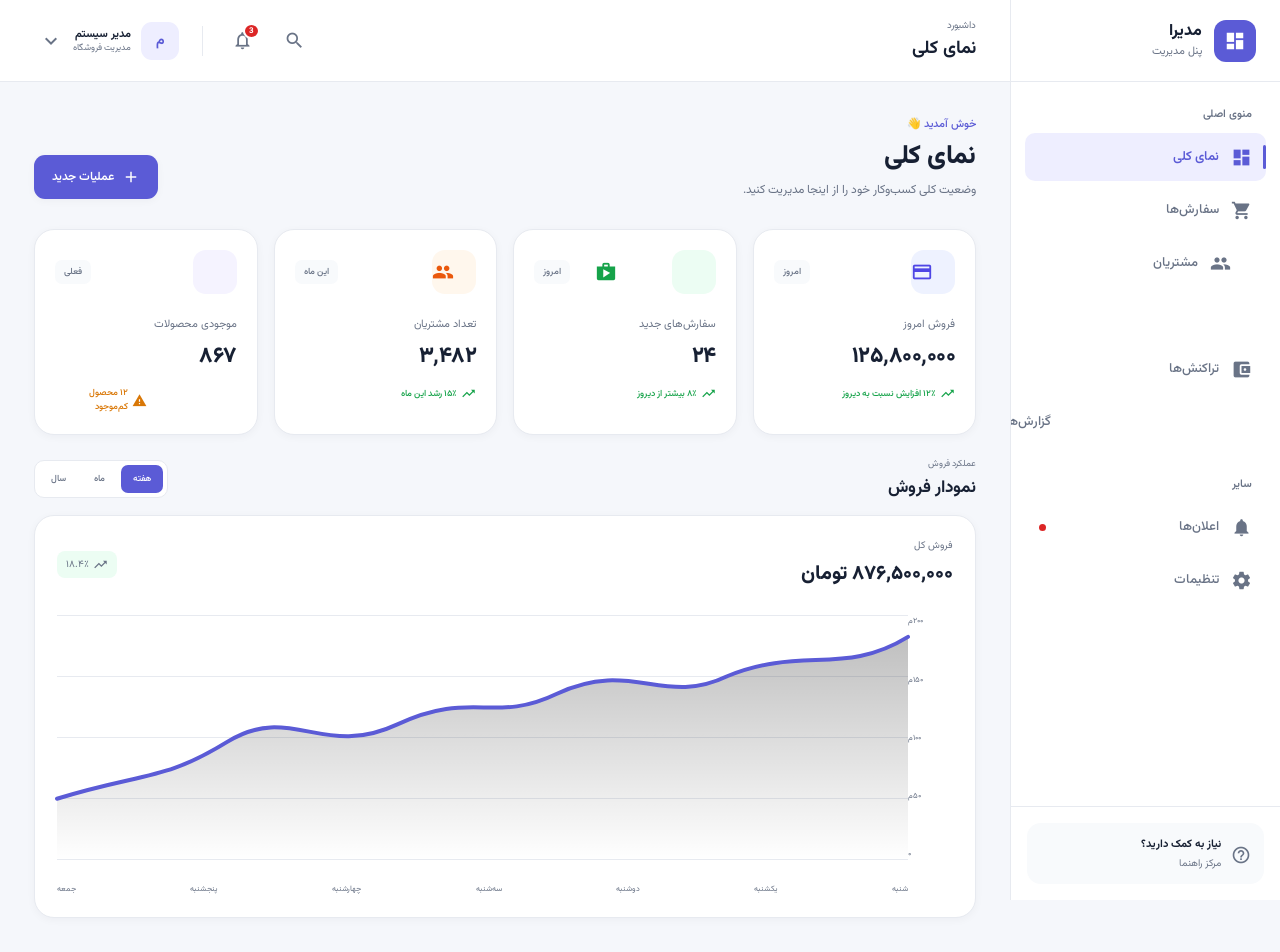
<file: index.html>
<!DOCTYPE html>
<html lang="fa" dir="rtl">
<head>
    <meta charset="UTF-8">
    <meta name="viewport" content="width=device-width, initial-scale=1.0">

    <title>Nexora</title>

    <!-- Vazirmatn -->
    <link rel="preconnect" href="https://fonts.googleapis.com">
    <link rel="preconnect" href="https://fonts.gstatic.com" crossorigin>
    <link href="https://fonts.googleapis.com/css2?family=Vazirmatn:wght@400;500;600;700;800&display=swap" rel="stylesheet">
    <link rel="stylesheet" href="assets/css/index.css">

    <!-- Icons -->
    <link href="https://fonts.googleapis.com/icon?family=Material+Icons" rel="stylesheet">

</head>

<body>

    <!-- =========================
         APP
    ========================== -->
    <div class="app">

        <!-- =========================
             SIDEBAR
        ========================== -->
        <aside class="sidebar" id="sidebar">

            <!-- Logo -->
            <div class="sidebar-logo">
                <div class="logo-mark">
                    <span class="material-icons">dashboard</span>
                </div>

                <div class="logo-text">
                    <strong>مدیرا</strong>
                    <span>پنل مدیریت</span>
                </div>
            </div>


            <!-- Navigation -->
            <nav class="sidebar-nav">

                <div class="nav-section">
                    <span class="nav-section-title">منوی اصلی</span>

                    <a href="index.html" class="nav-item active">
                        <span class="material-icons">dashboard</span>
                        <span class="nav-label">نمای کلی</span>
                    </a>

                     <a href="pages/orders.html" class="nav-item">
                         <span class="material-icons">shopping_cart</span>
                         <span>سفارش‌ها</span>
                     </a>

                    <a href="pages/customers.html" class="nav-item">
                        <span class="material-icons">groups</span>
                        <span class="nav-label">مشتریان</span>
                    </a>

                    <a href="pages/products.html" class="nav-item">
                        <span class="material-icons">inventory_2</span>
                        <span class="nav-label">محصولات</span>
                    </a>

                    <a href="pages/transactions.html" class="nav-item">
                        <span class="material-icons">account_balance_wallet</span>
                        <span class="nav-label">تراکنش‌ها</span>
                    </a>

                    <a href="pages/reports.html" class="nav-item">
                        <span class="material-icons">bar_chart</span>
                        <span class="nav-label">گزارش‌ها</span>
                    </a>
                </div>


                <div class="nav-section">

                    <span class="nav-section-title">سایر</span>

                    <a href="pages/notifications.html" class="nav-item">
                        <span class="material-icons">notifications</span>
                        <span class="nav-label">اعلان‌ها</span>
                        <span class="notification-dot"></span>
                    </a>

                    <a href="pages/settings.html" class="nav-item">
                        <span class="material-icons">settings</span>
                        <span class="nav-label">تنظیمات</span>
                    </a>

                </div>

            </nav>


            <!-- Sidebar Footer -->
            <div class="sidebar-footer">

                <div class="sidebar-help">
                    <span class="material-icons">help_outline</span>

                    <div>
                        <strong>نیاز به کمک دارید؟</strong>
                        <span>مرکز راهنما</span>
                    </div>
                </div>

            </div>

        </aside>


        <!-- =========================
             MAIN
        ========================== -->
        <main class="main">

            <!-- Header -->
            <header class="header">

                <!-- Mobile menu -->
                <button class="icon-button mobile-menu-btn" id="mobileMenuBtn">
                    <span class="material-icons">menu</span>
                </button>


                <!-- Page title -->
                <div class="header-title">

                    <span class="breadcrumb">
                        داشبورد
                    </span>

                    <h1>نمای کلی</h1>

                </div>


                <!-- Header actions -->
                <div class="header-actions">

                    <!-- Search -->
                    <button class="icon-button">
                        <span class="material-icons">search</span>
                    </button>


                    <!-- Notification -->
                    <button class="icon-button notification-button">
                        <span class="material-icons">notifications_none</span>
                        <span class="notification-count">3</span>
                    </button>


                    <!-- Divider -->
                    <div class="header-divider"></div>


                    <!-- Profile -->
                    <button class="profile-button">

                        <div class="profile-avatar">
                            م
                        </div>

                        <div class="profile-info">
                            <strong>مدیر سیستم</strong>
                            <span>مدیریت فروشگاه</span>
                        </div>

                        <span class="material-icons profile-arrow">
                            expand_more
                        </span>

                    </button>

                </div>

            </header>


            <!-- =========================
                 CONTENT
            ========================== -->
            <section class="content">

                <div class="content-header">

                    <div>
                        <span class="content-eyebrow">
                            خوش آمدید 👋
                        </span>

                        <h2>
                            نمای کلی
                        </h2>

                        <p>
                            وضعیت کلی کسب‌وکار خود را از اینجا مدیریت کنید.
                        </p>
                    </div>

                    <button class="primary-button">
                        <span class="material-icons">add</span>
                        عملیات جدید
                    </button>

                </div>


                <!-- Temporary empty dashboard -->

<!-- =========================
     DASHBOARD STATS
========================== -->

<div class="stats-grid">

    <!-- Sales -->
    <article class="stat-card">

        <div class="stat-card-top">

            <div class="stat-icon sales">
                <span class="material-icons">
                    payments
                </span>
            </div>

            <span class="stat-period">
                امروز
            </span>

        </div>

        <div class="stat-card-content">

            <span class="stat-label">
                فروش امروز
            </span>

            <strong class="stat-value" data-stat="sales">
                ۱۲۵,۸۰۰,۰۰۰
            </strong>

            <div class="stat-change positive">

                <span class="material-icons">
                    trending_up
                </span>

                <span>
                    ۱۲٪ افزایش نسبت به دیروز
                </span>

            </div>

        </div>

    </article>


    <!-- Orders -->
    <article class="stat-card">

        <div class="stat-card-top">

            <div class="stat-icon orders">
                <span class="material-icons">
                    shopping_bag
                </span>
            </div>

            <span class="stat-period">
                امروز
            </span>

        </div>

        <div class="stat-card-content">

            <span class="stat-label">
                سفارش‌های جدید
            </span>

            <strong class="stat-value" data-stat="orders">
                ۲۴
            </strong>

            <div class="stat-change positive">

                <span class="material-icons">
                    trending_up
                </span>

                <span>
                    ۸٪ بیشتر از دیروز
                </span>

            </div>

        </div>

    </article>


    <!-- Customers -->
    <article class="stat-card">

        <div class="stat-card-top">

            <div class="stat-icon customers">
                <span class="material-icons">
                    groups
                </span>
            </div>

            <span class="stat-period">
                این ماه
            </span>

        </div>

        <div class="stat-card-content">

            <span class="stat-label">
                تعداد مشتریان
            </span>

            <strong class="stat-value" data-stat="customers">
                ۳,۴۸۲
            </strong>

            <div class="stat-change positive">

                <span class="material-icons">
                    trending_up
                </span>

                <span>
                    ۱۵٪ رشد این ماه
                </span>

            </div>

        </div>

    </article>


    <!-- Inventory -->
    <article class="stat-card">

        <div class="stat-card-top">

            <div class="stat-icon inventory">
                <span class="material-icons">
                    inventory_2
                </span>
            </div>

            <span class="stat-period">
                فعلی
            </span>

        </div>

        <div class="stat-card-content">

            <span class="stat-label">
                موجودی محصولات
            </span>

            <strong class="stat-value" data-stat="inventory">
                ۸۶۷
            </strong>

            <div class="stat-change warning">

                <span class="material-icons">
                    warning_amber
                </span>

                <span>
                    ۱۲ محصول کم‌موجود
                </span>

            </div>

        </div>

    </article>

</div>


<!-- =========================
     SALES CHART
========================== -->

<section class="dashboard-section">

    <div class="section-heading">

        <div>

            <span class="section-eyebrow">
                عملکرد فروش
            </span>

            <h3>
                نمودار فروش
            </h3>

        </div>


        <div class="chart-actions">

            <button class="chart-filter active" data-period="week">
                هفته
            </button>

            <button class="chart-filter" data-period="month">
                ماه
            </button>

            <button class="chart-filter" data-period="year">
                سال
            </button>

        </div>

    </div>


    <div class="chart-card">

        <div class="chart-summary">

            <div>

                <span>
                    فروش کل
                </span>

                <strong id="totalSales">
                    ۸۷۶,۵۰۰,۰۰۰ تومان
                </strong>

            </div>

            <div class="chart-growth">

                <span class="material-icons">
                    trending_up
                </span>

                <span>
                    ۱۸.۴٪
                </span>

            </div>

        </div>


        <!-- Chart -->
        <div class="sales-chart">

            <div class="chart-y-axis">

                <span>۲۰۰م</span>
                <span>۱۵۰م</span>
                <span>۱۰۰م</span>
                <span>۵۰م</span>
                <span>۰</span>

            </div>


            <div class="chart-area">

                <div class="chart-grid-lines">
                    <span></span>
                    <span></span>
                    <span></span>
                    <span></span>
                    <span></span>
                </div>


                <svg
                    class="chart-svg"
                    viewBox="0 0 800 280"
                    preserveAspectRatio="none"
                    aria-label="نمودار فروش"
                >

                    <defs>

                        <linearGradient
                            id="chartGradient"
                            x1="0"
                            y1="0"
                            x2="0"
                            y2="1"
                        >

                            <stop
                                offset="0%"
                                stop-opacity="0.25"
                            />

                            <stop
                                offset="100%"
                                stop-opacity="0"
                            />

                        </linearGradient>

                    </defs>


                    <path
                        class="chart-fill"
                        d="M0 210
                           C80 180, 100 190, 160 145
                           C220 100, 250 165, 320 125
                           C390 85, 410 125, 470 90
                           C540 50, 570 105, 630 70
                           C700 35, 740 70, 800 25
                           L800 280
                           L0 280 Z"
                    />


                    <path
                        class="chart-line"
                        d="M0 210
                           C80 180, 100 190, 160 145
                           C220 100, 250 165, 320 125
                           C390 85, 410 125, 470 90
                           C540 50, 570 105, 630 70
                           C700 35, 740 70, 800 25"
                    />

                </svg>


                <div class="chart-x-axis">

                    <span>شنبه</span>
                    <span>یکشنبه</span>
                    <span>دوشنبه</span>
                    <span>سه‌شنبه</span>
                    <span>چهارشنبه</span>
                    <span>پنجشنبه</span>
                    <span>جمعه</span>

                </div>

            </div>

        </div>

    </div>

</section>



            </section>

        </main>

    </div>


    <!-- =========================
         MOBILE OVERLAY
    ========================== -->
    <div class="sidebar-overlay" id="sidebarOverlay"></div>


    <!-- =========================
         MOBILE NAVIGATION
    ========================== -->
    
     <nav class="mobile-nav">
     
         <a href="index.html" class="mobile-nav-item active">
             <span class="material-icons">dashboard</span>
             <span>خانه</span>
         </a>
     
         <a href="pages/orders.html" class="mobile-nav-item">
             <span class="material-icons">shopping_cart</span>
             <span>سفارش‌ها</span>
         </a>
     
         <a href="pages/products.html" class="mobile-nav-item mobile-add">
             <span class="material-icons">add</span>
         </a>
     
         <a href="pages/customers.html" class="mobile-nav-item">
             <span class="material-icons">groups</span>
             <span>مشتریان</span>
         </a>
     
         <a href="pages/notifications.html" class="mobile-nav-item">
             <span class="material-icons">notifications</span>
             <span>اعلان‌ها</span>
         </a>
     
     </nav>


    <!-- JS -->
    <script src="assets/js/app.js"></script>

</body>
</html>
</file>
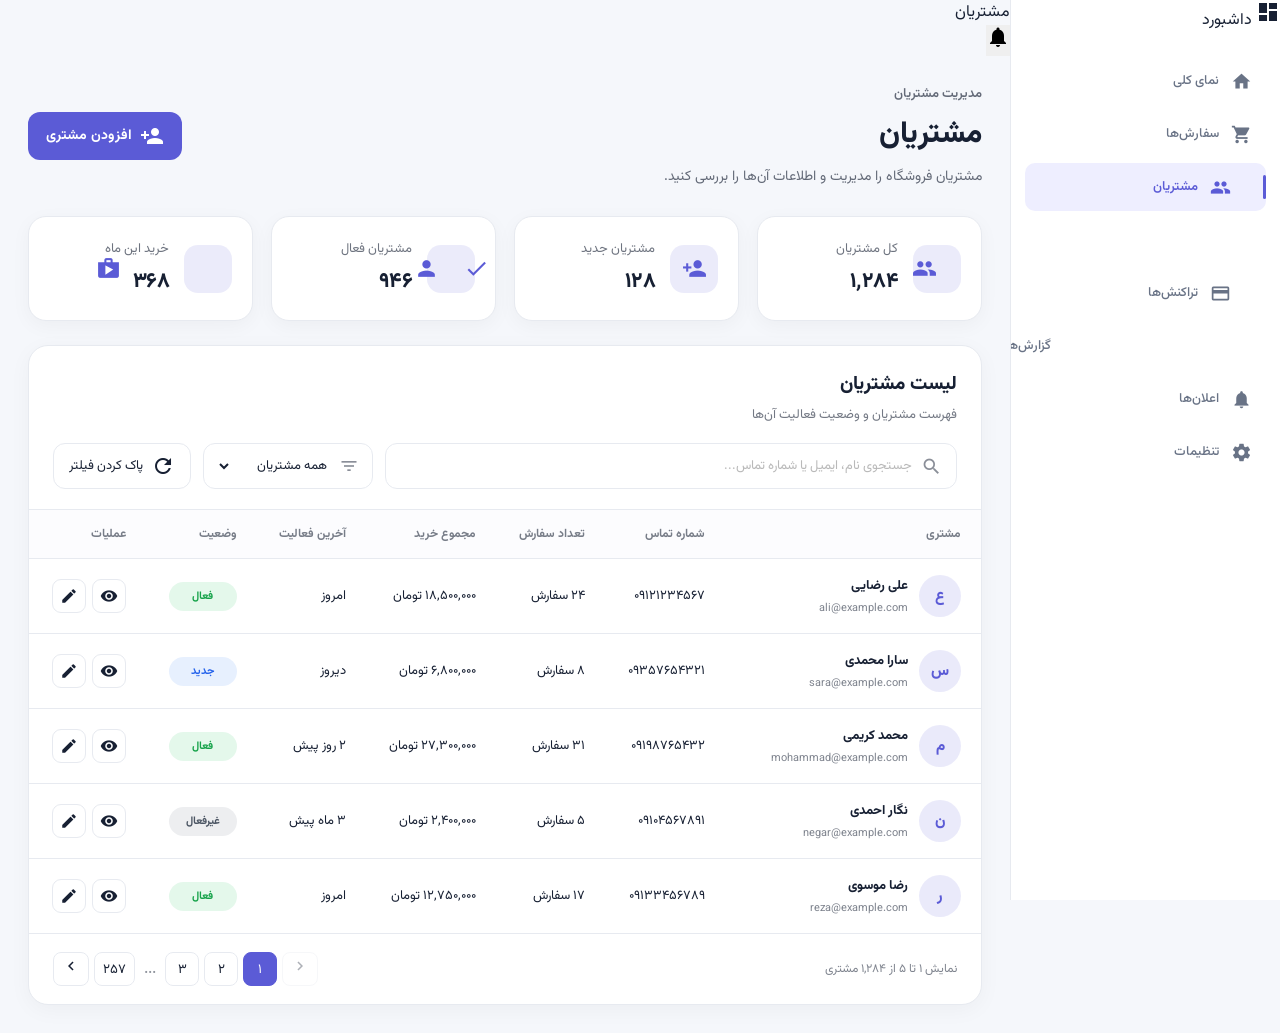
<file: customers.html>
<!DOCTYPE html>
<html lang="fa" dir="rtl">

<head>

    <meta charset="UTF-8">

    <meta
        name="viewport"
        content="width=device-width, initial-scale=1.0"
    >

    <title>مشتریان | داشبورد مدیریت</title>


    <!-- Persian Font -->

    <link
        rel="preconnect"
        href="https://fonts.googleapis.com"
    >

    <link
        rel="preconnect"
        href="https://fonts.gstatic.com"
        crossorigin
    >

    <link
        href="https://fonts.googleapis.com/css2?family=Vazirmatn:wght@100..900&display=swap"
        rel="stylesheet"
    >


    <!-- Material Icons -->

    <link
        href="https://fonts.googleapis.com/icon?family=Material+Icons"
        rel="stylesheet"
    >


    <!-- Main CSS -->

    <link
        rel="stylesheet"
        href="assets/css/index.css"
    >


    <!-- Customers CSS -->

    <link
        rel="stylesheet"
        href="assets/css/customers.css"
    >

</head>


<body>


    <!-- =========================================
         SIDEBAR
    ========================================= -->

    <aside
        class="sidebar"
        id="sidebar"
    >

        <div class="sidebar-header">

            <div class="brand">

                <span class="material-icons">
                    dashboard
                </span>

                <span>
                    داشبورد
                </span>

            </div>

        </div>


        <nav class="sidebar-nav">


            <!-- Overview -->

            <a
                href="index.html"
                class="nav-item"
            >

                <span class="material-icons">
                    home
                </span>

                <span>
                    نمای کلی
                </span>

            </a>


            <!-- Orders -->

            <a
                href="orders.html"
                class="nav-item"
            >

                <span class="material-icons">
                    shopping_cart
                </span>

                <span>
                    سفارش‌ها
                </span>

            </a>


            <!-- Customers -->

            <a
                href="customers.html"
                class="nav-item"
            >

                <span class="material-icons">
                    groups
                </span>

                <span>
                    مشتریان
                </span>

            </a>


            <!-- Products -->

            <a
                href="products.html"
                class="nav-item"
            >

                <span class="material-icons">
                    inventory_2
                </span>

                <span>
                    محصولات
                </span>

            </a>


            <!-- Transactions -->

            <a
                href="#"
                class="nav-item"
            >

                <span class="material-icons">
                    payments
                </span>

                <span>
                    تراکنش‌ها
                </span>

            </a>


            <!-- Reports -->

            <a
                href="#"
                class="nav-item"
            >

                <span class="material-icons">
                    analytics
                </span>

                <span>
                    گزارش‌ها
                </span>

            </a>


            <!-- Notifications -->

            <a
                href="#"
                class="nav-item"
            >

                <span class="material-icons">
                    notifications
                </span>

                <span>
                    اعلان‌ها
                </span>

            </a>


            <!-- Settings -->

            <a
                href="#"
                class="nav-item"
            >

                <span class="material-icons">
                    settings
                </span>

                <span>
                    تنظیمات
                </span>

            </a>

        </nav>

    </aside>



    <!-- =========================================
         SIDEBAR OVERLAY
    ========================================= -->

    <div
        class="sidebar-overlay"
        id="sidebarOverlay"
    ></div>



    <!-- =========================================
         MAIN CONTENT
    ========================================= -->

    <main class="main-content">


        <!-- =====================================
             HEADER
        ====================================== -->

        <header class="top-header">


            <button
                class="mobile-menu-btn"
                id="mobileMenuBtn"
                type="button"
            >

                <span class="material-icons">
                    menu
                </span>

            </button>


            <div class="header-title">

                <span>
                    مشتریان
                </span>

            </div>


            <div class="header-actions">

                <button
                    class="header-icon-btn"
                    type="button"
                >

                    <span class="material-icons">
                        notifications
                    </span>

                </button>

            </div>

        </header>



        <!-- =====================================
             PAGE CONTENT
        ====================================== -->

        <section class="customers-page">


            <!-- Page Intro -->

            <div class="page-intro">

                <div>

                    <span class="page-eyebrow">
                        مدیریت مشتریان
                    </span>

                    <h1>
                        مشتریان
                    </h1>

                    <p>
                        مشتریان فروشگاه را مدیریت و اطلاعات آن‌ها را بررسی کنید.
                    </p>

                </div>


                <button
                    class="primary-btn"
                    id="addCustomerBtn"
                    type="button"
                >

                    <span class="material-icons">
                        person_add
                    </span>

                    <span>
                        افزودن مشتری
                    </span>

                </button>

            </div>



            <!-- =================================
                 CUSTOMER STATS
            ================================== -->

            <div class="customer-stats">


                <div class="customer-stat-card">

                    <div class="customer-stat-icon">

                        <span class="material-icons">
                            groups
                        </span>

                    </div>

                    <div class="customer-stat-content">

                        <span>
                            کل مشتریان
                        </span>

                        <strong class="stat-value">
                            ۱,۲۸۴
                        </strong>

                    </div>

                </div>


                <div class="customer-stat-card">

                    <div class="customer-stat-icon">

                        <span class="material-icons">
                            person_add
                        </span>

                    </div>

                    <div class="customer-stat-content">

                        <span>
                            مشتریان جدید
                        </span>

                        <strong class="stat-value">
                            ۱۲۸
                        </strong>

                    </div>

                </div>


                <div class="customer-stat-card">

                    <div class="customer-stat-icon">

                        <span class="material-icons">
                            person_check
                        </span>

                    </div>

                    <div class="customer-stat-content">

                        <span>
                            مشتریان فعال
                        </span>

                        <strong class="stat-value">
                            ۹۴۶
                        </strong>

                    </div>

                </div>


                <div class="customer-stat-card">

                    <div class="customer-stat-icon">

                        <span class="material-icons">
                            shopping_bag
                        </span>

                    </div>

                    <div class="customer-stat-content">

                        <span>
                            خرید این ماه
                        </span>

                        <strong class="stat-value">
                            ۳۶۸
                        </strong>

                    </div>

                </div>

            </div>



            <!-- =================================
                 CUSTOMER SECTION
            ================================== -->

            <section class="customers-section">


                <!-- Section Header -->

                <div class="section-header">

                    <div>

                        <h2>
                            لیست مشتریان
                        </h2>

                        <p>
                            فهرست مشتریان و وضعیت فعالیت آن‌ها
                        </p>

                    </div>

                </div>



                <!-- =================================
                     FILTER BAR
                ================================== -->

                <div class="customer-toolbar">


                    <!-- Search -->

                    <div class="customer-search">

                        <span class="material-icons">
                            search
                        </span>

                        <input
                            type="search"
                            id="customerSearch"
                            placeholder="جستجوی نام، ایمیل یا شماره تماس..."
                            autocomplete="off"
                        >

                    </div>


                    <!-- Status Filter -->

                    <div class="customer-filter">

                        <span class="material-icons">
                            filter_list
                        </span>

                        <select id="customerStatusFilter">

                            <option value="all">
                                همه مشتریان
                            </option>

                            <option value="active">
                                فعال
                            </option>

                            <option value="inactive">
                                غیرفعال
                            </option>

                            <option value="new">
                                جدید
                            </option>

                        </select>

                    </div>


                    <!-- Reset -->

                    <button
                        class="secondary-btn"
                        id="resetCustomerFilter"
                        type="button"
                    >

                        <span class="material-icons">
                            refresh
                        </span>

                        <span>
                            پاک کردن فیلتر
                        </span>

                    </button>

                </div>



                <!-- =================================
                     CUSTOMER TABLE
                ================================== -->

                <div class="customers-table-wrapper">

                    <table class="customers-table">

                        <thead>

                            <tr>

                                <th>
                                    مشتری
                                </th>

                                <th>
                                    شماره تماس
                                </th>

                                <th>
                                    تعداد سفارش
                                </th>

                                <th>
                                    مجموع خرید
                                </th>

                                <th>
                                    آخرین فعالیت
                                </th>

                                <th>
                                    وضعیت
                                </th>

                                <th>
                                    عملیات
                                </th>

                            </tr>

                        </thead>


                        <tbody id="customersTableBody">


                            <!-- Customer 1 -->

                            <tr
                                data-status="active"
                                data-customer="علی رضایی"
                            >

                                <td>

                                    <div class="customer-info">

                                        <div class="customer-avatar">
                                            ع
                                        </div>

                                        <div>

                                            <strong>
                                                علی رضایی
                                            </strong>

                                            <span>
                                                ali@example.com
                                            </span>

                                        </div>

                                    </div>

                                </td>


                                <td>
                                    ۰۹۱۲۱۲۳۴۵۶۷
                                </td>


                                <td>
                                    ۲۴ سفارش
                                </td>


                                <td>
                                    ۱۸,۵۰۰,۰۰۰ تومان
                                </td>


                                <td>
                                    امروز
                                </td>


                                <td>

                                    <span class="status-badge active">
                                        فعال
                                    </span>

                                </td>


                                <td>

                                    <div class="table-actions">

                                        <button
                                            class="table-action-btn view-customer"
                                            type="button"
                                            title="مشاهده"
                                        >

                                            <span class="material-icons">
                                                visibility
                                            </span>

                                        </button>

                                        <button
                                            class="table-action-btn edit-customer"
                                            type="button"
                                            title="ویرایش"
                                        >

                                            <span class="material-icons">
                                                edit
                                            </span>

                                        </button>

                                    </div>

                                </td>

                            </tr>



                            <!-- Customer 2 -->

                            <tr
                                data-status="new"
                                data-customer="سارا محمدی"
                            >

                                <td>

                                    <div class="customer-info">

                                        <div class="customer-avatar">
                                            س
                                        </div>

                                        <div>

                                            <strong>
                                                سارا محمدی
                                            </strong>

                                            <span>
                                                sara@example.com
                                            </span>

                                        </div>

                                    </div>

                                </td>


                                <td>
                                    ۰۹۳۵۷۶۵۴۳۲۱
                                </td>


                                <td>
                                    ۸ سفارش
                                </td>


                                <td>
                                    ۶,۸۰۰,۰۰۰ تومان
                                </td>


                                <td>
                                    دیروز
                                </td>


                                <td>

                                    <span class="status-badge new">
                                        جدید
                                    </span>

                                </td>


                                <td>

                                    <div class="table-actions">

                                        <button
                                            class="table-action-btn view-customer"
                                            type="button"
                                            title="مشاهده"
                                        >

                                            <span class="material-icons">
                                                visibility
                                            </span>

                                        </button>

                                        <button
                                            class="table-action-btn edit-customer"
                                            type="button"
                                            title="ویرایش"
                                        >

                                            <span class="material-icons">
                                                edit
                                            </span>

                                        </button>

                                    </div>

                                </td>

                            </tr>



                            <!-- Customer 3 -->

                            <tr
                                data-status="active"
                                data-customer="محمد کریمی"
                            >

                                <td>

                                    <div class="customer-info">

                                        <div class="customer-avatar">
                                            م
                                        </div>

                                        <div>

                                            <strong>
                                                محمد کریمی
                                            </strong>

                                            <span>
                                                mohammad@example.com
                                            </span>

                                        </div>

                                    </div>

                                </td>


                                <td>
                                    ۰۹۱۹۸۷۶۵۴۳۲
                                </td>


                                <td>
                                    ۳۱ سفارش
                                </td>


                                <td>
                                    ۲۷,۳۰۰,۰۰۰ تومان
                                </td>


                                <td>
                                    ۲ روز پیش
                                </td>


                                <td>

                                    <span class="status-badge active">
                                        فعال
                                    </span>

                                </td>


                                <td>

                                    <div class="table-actions">

                                        <button
                                            class="table-action-btn view-customer"
                                            type="button"
                                            title="مشاهده"
                                        >

                                            <span class="material-icons">
                                                visibility
                                            </span>

                                        </button>

                                        <button
                                            class="table-action-btn edit-customer"
                                            type="button"
                                            title="ویرایش"
                                        >

                                            <span class="material-icons">
                                                edit
                                            </span>

                                        </button>

                                    </div>

                                </td>

                            </tr>



                            <!-- Customer 4 -->

                            <tr
                                data-status="inactive"
                                data-customer="نگار احمدی"
                            >

                                <td>

                                    <div class="customer-info">

                                        <div class="customer-avatar">
                                            ن
                                        </div>

                                        <div>

                                            <strong>
                                                نگار احمدی
                                            </strong>

                                            <span>
                                                negar@example.com
                                            </span>

                                        </div>

                                    </div>

                                </td>


                                <td>
                                    ۰۹۱۰۴۵۶۷۸۹۱
                                </td>


                                <td>
                                    ۵ سفارش
                                </td>


                                <td>
                                    ۲,۴۰۰,۰۰۰ تومان
                                </td>


                                <td>
                                    ۳ ماه پیش
                                </td>


                                <td>

                                    <span class="status-badge inactive">
                                        غیرفعال
                                    </span>

                                </td>


                                <td>

                                    <div class="table-actions">

                                        <button
                                            class="table-action-btn view-customer"
                                            type="button"
                                            title="مشاهده"
                                        >

                                            <span class="material-icons">
                                                visibility
                                            </span>

                                        </button>

                                        <button
                                            class="table-action-btn edit-customer"
                                            type="button"
                                            title="ویرایش"
                                        >

                                            <span class="material-icons">
                                                edit
                                            </span>

                                        </button>

                                    </div>

                                </td>

                            </tr>



                            <!-- Customer 5 -->

                            <tr
                                data-status="active"
                                data-customer="رضا موسوی"
                            >

                                <td>

                                    <div class="customer-info">

                                        <div class="customer-avatar">
                                            ر
                                        </div>

                                        <div>

                                            <strong>
                                                رضا موسوی
                                            </strong>

                                            <span>
                                                reza@example.com
                                            </span>

                                        </div>

                                    </div>

                                </td>


                                <td>
                                    ۰۹۱۳۳۴۵۶۷۸۹
                                </td>


                                <td>
                                    ۱۷ سفارش
                                </td>


                                <td>
                                    ۱۲,۷۵۰,۰۰۰ تومان
                                </td>


                                <td>
                                    امروز
                                </td>


                                <td>

                                    <span class="status-badge active">
                                        فعال
                                    </span>

                                </td>


                                <td>

                                    <div class="table-actions">

                                        <button
                                            class="table-action-btn view-customer"
                                            type="button"
                                            title="مشاهده"
                                        >

                                            <span class="material-icons">
                                                visibility
                                            </span>

                                        </button>

                                        <button
                                            class="table-action-btn edit-customer"
                                            type="button"
                                            title="ویرایش"
                                        >

                                            <span class="material-icons">
                                                edit
                                            </span>

                                        </button>

                                    </div>

                                </td>

                            </tr>


                        </tbody>

                    </table>

                </div>



                <!-- =================================
                     EMPTY STATE
                ================================== -->

                <div
                    class="customers-empty"
                    id="customersEmpty"
                >

                    <span class="material-icons">
                        person_search
                    </span>

                    <h3>
                        مشتری‌ای پیدا نشد
                    </h3>

                    <p>
                        عبارت جستجو یا فیلتر انتخابی را تغییر دهید.
                    </p>

                </div>



                <!-- =================================
                     PAGINATION
                ================================== -->

                <div class="customers-pagination">

                    <span class="pagination-info">
                        نمایش ۱ تا ۵ از ۱,۲۸۴ مشتری
                    </span>


                    <div class="pagination-buttons">

                        <button
                            type="button"
                            class="pagination-btn"
                            disabled
                        >

                            <span class="material-icons">
                                chevron_right
                            </span>

                        </button>


                        <button
                            type="button"
                            class="pagination-btn active"
                        >
                            ۱
                        </button>


                        <button
                            type="button"
                            class="pagination-btn"
                        >
                            ۲
                        </button>


                        <button
                            type="button"
                            class="pagination-btn"
                        >
                            ۳
                        </button>


                        <span class="pagination-dots">
                            ...
                        </span>


                        <button
                            type="button"
                            class="pagination-btn"
                        >
                            ۲۵۷
                        </button>


                        <button
                            type="button"
                            class="pagination-btn"
                        >

                            <span class="material-icons">
                                chevron_left
                            </span>

                        </button>

                    </div>

                </div>

            </section>

        </section>

    </main>



    <!-- =========================================
         MOBILE NAVIGATION
    ========================================= -->

    <nav class="mobile-nav">


        <a
            href="index.html"
            class="mobile-nav-item"
        >

            <span class="material-icons">
                home
            </span>

            <span>
                خانه
            </span>

        </a>


        <a
            href="orders.html"
            class="mobile-nav-item"
        >

            <span class="material-icons">
                shopping_cart
            </span>

            <span>
                سفارش‌ها
            </span>

        </a>


        <button
            class="mobile-nav-item mobile-add"
            type="button"
        >

            <span class="material-icons">
                add
            </span>

        </button>


        <a
            href="customers.html"
            class="mobile-nav-item active"
        >

            <span class="material-icons">
                groups
            </span>

            <span>
                مشتریان
            </span>

        </a>


        <a
            href="#"
            class="mobile-nav-item"
        >

            <span class="material-icons">
                settings
            </span>

            <span>
                تنظیمات
            </span>

        </a>

    </nav>



    <!-- =========================================
         APP JS
    ========================================= -->

    <script src="assets/js/app.js"></script>

</body>

</html>
</file>
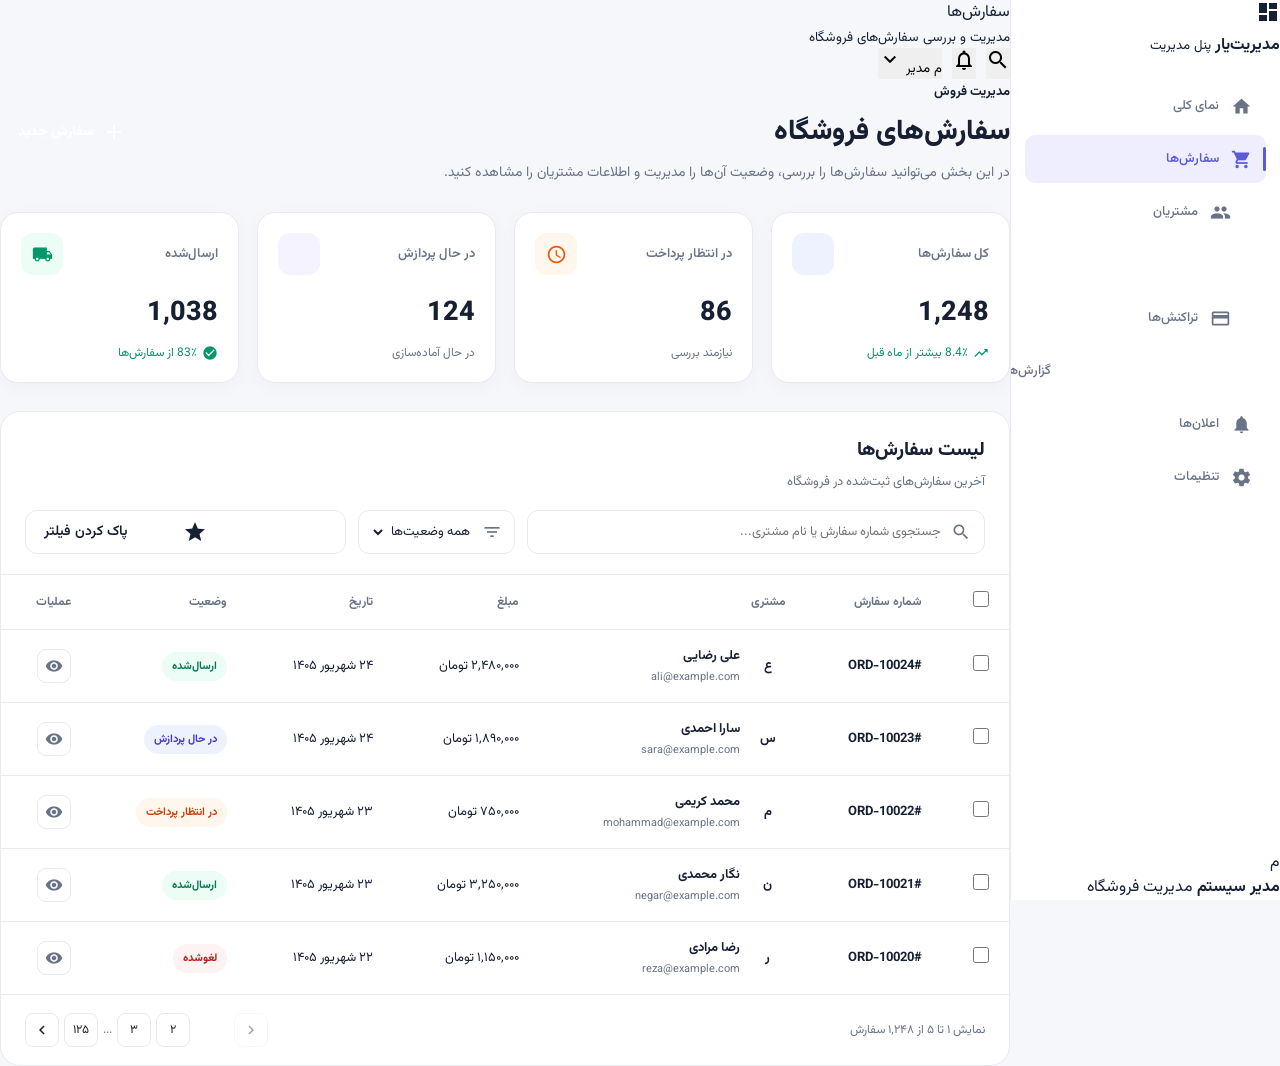
<file: orders.html>
<!DOCTYPE html>
<html lang="fa" dir="rtl">

<head>
    <meta charset="UTF-8">
    <meta name="viewport" content="width=device-width, initial-scale=1.0">

    <title>سفارش‌ها | داشبورد</title>

    <!-- Vazirmatn -->
    <link rel="preconnect" href="https://fonts.googleapis.com">
    <link rel="preconnect" href="https://fonts.gstatic.com" crossorigin>

    <link
        href="https://fonts.googleapis.com/css2?family=Vazirmatn:wght@400;500;600;700;800&display=swap"
        rel="stylesheet"
    >

    <!-- Material Icons -->
    <link
        href="https://fonts.googleapis.com/icon?family=Material+Icons"
        rel="stylesheet"
    >

    <!-- Main CSS -->
    <link rel="stylesheet" href="assets/css/index.css">
    <link rel="stylesheet" href="assets/css/orders.css">
</head>

<body>

    <!-- ================= SIDEBAR ================= -->

    <aside class="sidebar" id="sidebar">

        <div class="sidebar-brand">
            <div class="brand-icon">
                <span class="material-icons">dashboard</span>
            </div>

            <div>
                <strong>مدیریت‌یار</strong>
                <small>پنل مدیریت</small>
            </div>
        </div>


        <nav class="sidebar-nav">

            <a href="index.html" class="nav-item">
                <span class="material-icons">home</span>
                <span>نمای کلی</span>
            </a>

            <a href="orders.html" class="nav-item active">
                <span class="material-icons">shopping_cart</span>
                <span>سفارش‌ها</span>
            </a>

            <a href="customers.html" class="nav-item">
                <span class="material-icons">groups</span>
                <span>مشتریان</span>
            </a>

            <a href="products.html" class="nav-item">
                <span class="material-icons">inventory_2</span>
                <span>محصولات</span>
            </a>

            <a href="#" class="nav-item">
                <span class="material-icons">payments</span>
                <span>تراکنش‌ها</span>
            </a>

            <a href="#" class="nav-item">
                <span class="material-icons">bar_chart</span>
                <span>گزارش‌ها</span>
            </a>

            <a href="#" class="nav-item">
                <span class="material-icons">notifications</span>
                <span>اعلان‌ها</span>
            </a>

            <a href="#" class="nav-item">
                <span class="material-icons">settings</span>
                <span>تنظیمات</span>
            </a>

        </nav>


        <div class="sidebar-bottom">

            <div class="sidebar-user">
                <div class="user-avatar">
                    م
                </div>

                <div>
                    <strong>مدیر سیستم</strong>
                    <span>مدیریت فروشگاه</span>
                </div>
            </div>

        </div>

    </aside>


    <!-- ================= OVERLAY ================= -->

    <div class="sidebar-overlay" id="sidebarOverlay"></div>


    <!-- ================= MAIN ================= -->

    <div class="app-shell">

        <!-- HEADER -->

        <header class="top-header">

            <button class="mobile-menu-btn" id="mobileMenuBtn">
                <span class="material-icons">menu</span>
            </button>

            <div class="header-title">
                <span>سفارش‌ها</span>
                <small>مدیریت و بررسی سفارش‌های فروشگاه</small>
            </div>


            <div class="header-actions">

                <button class="header-icon-btn">
                    <span class="material-icons">search</span>
                </button>

                <button class="header-icon-btn">
                    <span class="material-icons">notifications_none</span>
                </button>

                <button class="header-profile">
                    <span class="header-avatar">م</span>
                    <span class="header-profile-name">مدیر</span>
                    <span class="material-icons">keyboard_arrow_down</span>
                </button>

            </div>

        </header>


        <!-- CONTENT -->

        <main class="main-content">

            <!-- PAGE INTRO -->

            <section class="page-intro">

                <div>
                    <span class="page-eyebrow">مدیریت فروش</span>

                    <h1>سفارش‌های فروشگاه</h1>

                    <p>
                        در این بخش می‌توانید سفارش‌ها را بررسی،
                        وضعیت آن‌ها را مدیریت و اطلاعات مشتریان را مشاهده کنید.
                    </p>
                </div>

                <button class="primary-btn" id="newOrderBtn">
                    <span class="material-icons">add</span>
                    سفارش جدید
                </button>

            </section>


            <!-- ================= ORDER STATS ================= -->

            <section class="order-stats">

                <div class="order-stat-card">

                    <div class="order-stat-top">
                        <span class="order-stat-label">کل سفارش‌ها</span>

                        <div class="order-stat-icon blue">
                            <span class="material-icons">shopping_bag</span>
                        </div>
                    </div>

                    <strong class="order-stat-value">1,248</strong>

                    <div class="order-stat-footer positive">
                        <span class="material-icons">trending_up</span>
                        8.4٪ بیشتر از ماه قبل
                    </div>

                </div>


                <div class="order-stat-card">

                    <div class="order-stat-top">
                        <span class="order-stat-label">در انتظار پرداخت</span>

                        <div class="order-stat-icon orange">
                            <span class="material-icons">schedule</span>
                        </div>
                    </div>

                    <strong class="order-stat-value">86</strong>

                    <div class="order-stat-footer neutral">
                        نیازمند بررسی
                    </div>

                </div>


                <div class="order-stat-card">

                    <div class="order-stat-top">
                        <span class="order-stat-label">در حال پردازش</span>

                        <div class="order-stat-icon purple">
                            <span class="material-icons">inventory</span>
                        </div>
                    </div>

                    <strong class="order-stat-value">124</strong>

                    <div class="order-stat-footer neutral">
                        در حال آماده‌سازی
                    </div>

                </div>


                <div class="order-stat-card">

                    <div class="order-stat-top">
                        <span class="order-stat-label">ارسال‌شده</span>

                        <div class="order-stat-icon green">
                            <span class="material-icons">local_shipping</span>
                        </div>
                    </div>

                    <strong class="order-stat-value">1,038</strong>

                    <div class="order-stat-footer positive">
                        <span class="material-icons">check_circle</span>
                        83٪ از سفارش‌ها
                    </div>

                </div>

            </section>


            <!-- ================= ORDERS SECTION ================= -->

            <section class="orders-section">

                <div class="orders-section-header">

                    <div>
                        <h2>لیست سفارش‌ها</h2>

                        <p>
                            آخرین سفارش‌های ثبت‌شده در فروشگاه
                        </p>
                    </div>

                </div>


                <!-- FILTER BAR -->

                <div class="orders-toolbar">

                    <div class="order-search">

                        <span class="material-icons">search</span>

                        <input
                            type="text"
                            id="orderSearch"
                            placeholder="جستجوی شماره سفارش یا نام مشتری..."
                        >

                    </div>


                    <div class="order-filter">

                        <span class="material-icons">filter_list</span>

                        <select id="orderStatusFilter">

                            <option value="all">همه وضعیت‌ها</option>
                            <option value="pending">در انتظار پرداخت</option>
                            <option value="processing">در حال پردازش</option>
                            <option value="shipped">ارسال‌شده</option>
                            <option value="cancelled">لغوشده</option>

                        </select>

                    </div>


                    <button class="secondary-btn" id="resetOrders">

                        <span class="material-icons">restart_alt</span>

                        پاک کردن فیلتر

                    </button>

                </div>


                <!-- TABLE -->

                <div class="orders-table-wrapper">

                    <table class="orders-table">

                        <thead>

                            <tr>

                                <th>
                                    <input type="checkbox" id="selectAllOrders">
                                </th>

                                <th>شماره سفارش</th>

                                <th>مشتری</th>

                                <th>مبلغ</th>

                                <th>تاریخ</th>

                                <th>وضعیت</th>

                                <th>عملیات</th>

                            </tr>

                        </thead>


                        <tbody id="ordersTableBody">

                            <tr
                                data-status="shipped"
                                data-search="10024 علی رضایی"
                            >

                                <td>
                                    <input type="checkbox">
                                </td>

                                <td>
                                    <strong>#ORD-10024</strong>
                                </td>

                                <td>

                                    <div class="customer-cell">

                                        <div class="customer-avatar">ع</div>

                                        <div>
                                            <strong>علی رضایی</strong>
                                            <span>ali@example.com</span>
                                        </div>

                                    </div>

                                </td>

                                <td>۲,۴۸۰,۰۰۰ تومان</td>

                                <td>۲۴ شهریور ۱۴۰۵</td>

                                <td>
                                    <span class="order-status shipped">
                                        ارسال‌شده
                                    </span>
                                </td>

                                <td>

                                    <button
                                        class="table-action"
                                        title="مشاهده سفارش"
                                    >
                                        <span class="material-icons">
                                            visibility
                                        </span>
                                    </button>

                                </td>

                            </tr>


                            <tr
                                data-status="processing"
                                data-search="10023 سارا احمدی"
                            >

                                <td>
                                    <input type="checkbox">
                                </td>

                                <td>
                                    <strong>#ORD-10023</strong>
                                </td>

                                <td>

                                    <div class="customer-cell">

                                        <div class="customer-avatar">س</div>

                                        <div>
                                            <strong>سارا احمدی</strong>
                                            <span>sara@example.com</span>
                                        </div>

                                    </div>

                                </td>

                                <td>۱,۸۹۰,۰۰۰ تومان</td>

                                <td>۲۴ شهریور ۱۴۰۵</td>

                                <td>
                                    <span class="order-status processing">
                                        در حال پردازش
                                    </span>
                                </td>

                                <td>

                                    <button class="table-action">
                                        <span class="material-icons">
                                            visibility
                                        </span>
                                    </button>

                                </td>

                            </tr>


                            <tr
                                data-status="pending"
                                data-search="10022 محمد کریمی"
                            >

                                <td>
                                    <input type="checkbox">
                                </td>

                                <td>
                                    <strong>#ORD-10022</strong>
                                </td>

                                <td>

                                    <div class="customer-cell">

                                        <div class="customer-avatar">م</div>

                                        <div>
                                            <strong>محمد کریمی</strong>
                                            <span>mohammad@example.com</span>
                                        </div>

                                    </div>

                                </td>

                                <td>۷۵۰,۰۰۰ تومان</td>

                                <td>۲۳ شهریور ۱۴۰۵</td>

                                <td>
                                    <span class="order-status pending">
                                        در انتظار پرداخت
                                    </span>
                                </td>

                                <td>

                                    <button class="table-action">
                                        <span class="material-icons">
                                            visibility
                                        </span>
                                    </button>

                                </td>

                            </tr>


                            <tr
                                data-status="shipped"
                                data-search="10021 نگار محمدی"
                            >

                                <td>
                                    <input type="checkbox">
                                </td>

                                <td>
                                    <strong>#ORD-10021</strong>
                                </td>

                                <td>

                                    <div class="customer-cell">

                                        <div class="customer-avatar">ن</div>

                                        <div>
                                            <strong>نگار محمدی</strong>
                                            <span>negar@example.com</span>
                                        </div>

                                    </div>

                                </td>

                                <td>۳,۲۵۰,۰۰۰ تومان</td>

                                <td>۲۳ شهریور ۱۴۰۵</td>

                                <td>
                                    <span class="order-status shipped">
                                        ارسال‌شده
                                    </span>
                                </td>

                                <td>

                                    <button class="table-action">
                                        <span class="material-icons">
                                            visibility
                                        </span>
                                    </button>

                                </td>

                            </tr>


                            <tr
                                data-status="cancelled"
                                data-search="10020 رضا مرادی"
                            >

                                <td>
                                    <input type="checkbox">
                                </td>

                                <td>
                                    <strong>#ORD-10020</strong>
                                </td>

                                <td>

                                    <div class="customer-cell">

                                        <div class="customer-avatar">ر</div>

                                        <div>
                                            <strong>رضا مرادی</strong>
                                            <span>reza@example.com</span>
                                        </div>

                                    </div>

                                </td>

                                <td>۱,۱۵۰,۰۰۰ تومان</td>

                                <td>۲۲ شهریور ۱۴۰۵</td>

                                <td>
                                    <span class="order-status cancelled">
                                        لغوشده
                                    </span>
                                </td>

                                <td>

                                    <button class="table-action">
                                        <span class="material-icons">
                                            visibility
                                        </span>
                                    </button>

                                </td>

                            </tr>

                        </tbody>

                    </table>


                    <!-- EMPTY STATE -->

                    <div class="orders-empty" id="ordersEmpty">

                        <span class="material-icons">search_off</span>

                        <h3>سفارشی پیدا نشد</h3>

                        <p>
                            با تغییر عبارت جستجو یا فیلتر وضعیت دوباره امتحان کنید.
                        </p>

                    </div>

                </div>


                <!-- PAGINATION -->

                <div class="orders-pagination">

                    <span id="ordersResultText">
                        نمایش ۱ تا ۵ از ۱٬۲۴۸ سفارش
                    </span>

                    <div class="pagination-buttons">

                        <button class="pagination-btn disabled">
                            <span class="material-icons">
                                chevron_right
                            </span>
                        </button>

                        <button class="pagination-btn active">
                            ۱
                        </button>

                        <button class="pagination-btn">
                            ۲
                        </button>

                        <button class="pagination-btn">
                            ۳
                        </button>

                        <span>...</span>

                        <button class="pagination-btn">
                            ۱۲۵
                        </button>

                        <button class="pagination-btn">
                            <span class="material-icons">
                                chevron_left
                            </span>
                        </button>

                    </div>

                </div>

            </section>

        </main>

    </div>


    <!-- ================= JS ================= -->

    <script src="assets/js/app.js"></script>
    <script src="assets/js/orders.js"></script>

</body>

</html>
</file>
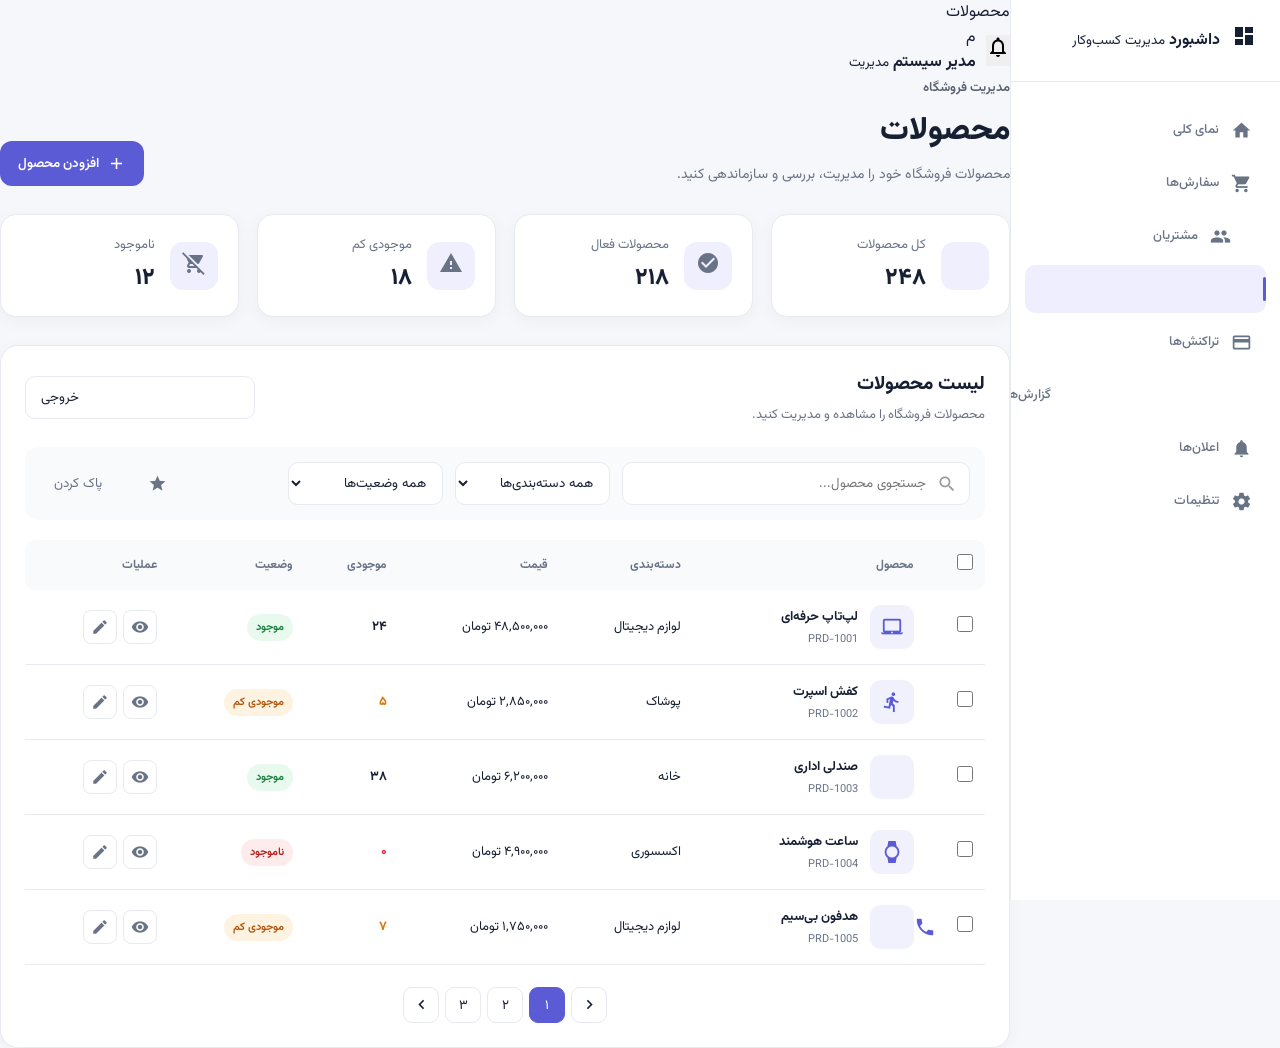
<file: products.html>
<!DOCTYPE html>
<html lang="fa" dir="rtl">
<head>
    <meta charset="UTF-8">
    <meta name="viewport" content="width=device-width, initial-scale=1.0">

    <title>محصولات | داشبورد</title>

    <!-- Vazirmatn -->
    <link rel="preconnect" href="https://fonts.googleapis.com">
    <link rel="preconnect" href="https://fonts.gstatic.com" crossorigin>
    <link href="https://fonts.googleapis.com/css2?family=Vazirmatn:wght@400;500;600;700;800&display=swap" rel="stylesheet">

    <!-- Material Icons -->
    <link href="https://fonts.googleapis.com/icon?family=Material+Icons" rel="stylesheet">

    <!-- Main CSS -->
    <link rel="stylesheet" href="assets/css/index.css">

    <!-- Products CSS -->
    <link rel="stylesheet" href="assets/css/products.css">
</head>

<body>

    <!-- ================= SIDEBAR ================= -->
    <aside class="sidebar" id="sidebar">

        <div class="sidebar-logo">
            <div class="logo-icon">
                <span class="material-icons">dashboard</span>
            </div>

            <div>
                <strong>داشبورد</strong>
                <small>مدیریت کسب‌وکار</small>
            </div>
        </div>

        <nav class="sidebar-nav">

            <a href="index.html" class="nav-item">
                <span class="material-icons">home</span>
                <span>نمای کلی</span>
            </a>

            <a href="orders.html" class="nav-item">
                <span class="material-icons">shopping_cart</span>
                <span>سفارش‌ها</span>
            </a>

            <a href="customers.html" class="nav-item">
                <span class="material-icons">groups</span>
                <span>مشتریان</span>
            </a>

            <a href="products.html" class="nav-item active">
                <span class="material-icons">inventory_2</span>
                <span>محصولات</span>
            </a>

            <a href="#" class="nav-item">
                <span class="material-icons">credit_card</span>
                <span>تراکنش‌ها</span>
            </a>

            <a href="#" class="nav-item">
                <span class="material-icons">bar_chart</span>
                <span>گزارش‌ها</span>
            </a>

            <a href="#" class="nav-item">
                <span class="material-icons">notifications</span>
                <span>اعلان‌ها</span>
            </a>

            <a href="#" class="nav-item">
                <span class="material-icons">settings</span>
                <span>تنظیمات</span>
            </a>

        </nav>

    </aside>


    <!-- ================= MOBILE OVERLAY ================= -->
    <div class="sidebar-overlay" id="sidebarOverlay"></div>


    <!-- ================= MAIN ================= -->
    <div class="main-wrapper">

        <!-- HEADER -->
        <header class="top-header">

            <button class="mobile-menu-btn" id="mobileMenuBtn">
                <span class="material-icons">menu</span>
            </button>

            <div class="header-title">
                <span>محصولات</span>
            </div>

            <div class="header-actions">

                <button class="header-icon-btn">
                    <span class="material-icons">notifications_none</span>
                </button>

                <div class="header-user">
                    <div class="header-avatar">م</div>

                    <div class="header-user-info">
                        <strong>مدیر سیستم</strong>
                        <small>مدیریت</small>
                    </div>
                </div>

            </div>

        </header>


        <!-- ================= CONTENT ================= -->
        <main class="page-content">

            <!-- PAGE INTRO -->
            <section class="products-intro">

                <div>
                    <span class="page-kicker">
                        مدیریت فروشگاه
                    </span>

                    <h1>محصولات</h1>

                    <p>
                        محصولات فروشگاه خود را مدیریت، بررسی و سازماندهی کنید.
                    </p>
                </div>

                <button class="primary-btn" id="addProductBtn">
                    <span class="material-icons">add</span>
                    افزودن محصول
                </button>

            </section>


            <!-- ================= STATS ================= -->
            <section class="product-stats">

                <div class="product-stat-card">
                    <div class="product-stat-icon">
                        <span class="material-icons">inventory_2</span>
                    </div>

                    <div>
                        <span>کل محصولات</span>
                        <strong id="totalProducts">۲۴۸</strong>
                    </div>
                </div>


                <div class="product-stat-card">
                    <div class="product-stat-icon">
                        <span class="material-icons">check_circle</span>
                    </div>

                    <div>
                        <span>محصولات فعال</span>
                        <strong id="activeProducts">۲۱۸</strong>
                    </div>
                </div>


                <div class="product-stat-card">
                    <div class="product-stat-icon">
                        <span class="material-icons">warning</span>
                    </div>

                    <div>
                        <span>موجودی کم</span>
                        <strong id="lowStockProducts">۱۸</strong>
                    </div>
                </div>


                <div class="product-stat-card">
                    <div class="product-stat-icon">
                        <span class="material-icons">remove_shopping_cart</span>
                    </div>

                    <div>
                        <span>ناموجود</span>
                        <strong id="outOfStockProducts">۱۲</strong>
                    </div>
                </div>

            </section>


            <!-- ================= PRODUCTS ================= -->
            <section class="products-section">

                <div class="section-heading">

                    <div>
                        <h2>لیست محصولات</h2>
                        <p>محصولات فروشگاه را مشاهده و مدیریت کنید.</p>
                    </div>

                    <button class="secondary-btn" id="exportProductsBtn">
                        <span class="material-icons">download</span>
                        خروجی
                    </button>

                </div>


                <!-- TOOLBAR -->
                <div class="products-toolbar">

                    <div class="product-search">

                        <span class="material-icons">search</span>

                        <input
                            type="text"
                            id="productSearch"
                            placeholder="جستجوی محصول..."
                        >

                    </div>


                    <select id="productCategoryFilter">
                        <option value="all">همه دسته‌بندی‌ها</option>
                        <option value="electronics">لوازم دیجیتال</option>
                        <option value="fashion">پوشاک</option>
                        <option value="home">خانه</option>
                        <option value="accessories">اکسسوری</option>
                    </select>


                    <select id="productStockFilter">
                        <option value="all">همه وضعیت‌ها</option>
                        <option value="available">موجود</option>
                        <option value="low">موجودی کم</option>
                        <option value="out">ناموجود</option>
                    </select>


                    <button class="reset-btn" id="resetProductFilters">
                        <span class="material-icons">restart_alt</span>
                        پاک کردن
                    </button>

                </div>


                <!-- TABLE -->
                <div class="products-table-wrapper">

                    <table class="products-table">

                        <thead>
                            <tr>
                                <th>
                                    <input type="checkbox" id="selectAllProducts">
                                </th>

                                <th>محصول</th>
                                <th>دسته‌بندی</th>
                                <th>قیمت</th>
                                <th>موجودی</th>
                                <th>وضعیت</th>
                                <th>عملیات</th>
                            </tr>
                        </thead>


                        <tbody id="productsTableBody">

                            <tr
                                data-category="electronics"
                                data-stock="available"
                                data-product="لپ‌تاپ حرفه‌ای"
                            >
                                <td>
                                    <input type="checkbox" class="product-checkbox">
                                </td>

                                <td>
                                    <div class="product-info">
                                        <div class="product-image">
                                            <span class="material-icons">laptop_mac</span>
                                        </div>

                                        <div>
                                            <strong>لپ‌تاپ حرفه‌ای</strong>
                                            <small>PRD-1001</small>
                                        </div>
                                    </div>
                                </td>

                                <td>لوازم دیجیتال</td>

                                <td>۴۸,۵۰۰,۰۰۰ تومان</td>

                                <td>
                                    <span class="stock-number">۲۴</span>
                                </td>

                                <td>
                                    <span class="product-status status-available">
                                        موجود
                                    </span>
                                </td>

                                <td>
                                    <div class="product-actions">

                                        <button
                                            class="table-action view-product"
                                            title="مشاهده"
                                        >
                                            <span class="material-icons">visibility</span>
                                        </button>

                                        <button
                                            class="table-action edit-product"
                                            title="ویرایش"
                                        >
                                            <span class="material-icons">edit</span>
                                        </button>

                                    </div>
                                </td>
                            </tr>


                            <tr
                                data-category="fashion"
                                data-stock="low"
                                data-product="کفش اسپرت"
                            >
                                <td>
                                    <input type="checkbox" class="product-checkbox">
                                </td>

                                <td>
                                    <div class="product-info">
                                        <div class="product-image">
                                            <span class="material-icons">directions_run</span>
                                        </div>

                                        <div>
                                            <strong>کفش اسپرت</strong>
                                            <small>PRD-1002</small>
                                        </div>
                                    </div>
                                </td>

                                <td>پوشاک</td>

                                <td>۲,۸۵۰,۰۰۰ تومان</td>

                                <td>
                                    <span class="stock-number stock-low">۵</span>
                                </td>

                                <td>
                                    <span class="product-status status-low">
                                        موجودی کم
                                    </span>
                                </td>

                                <td>
                                    <div class="product-actions">

                                        <button class="table-action view-product">
                                            <span class="material-icons">visibility</span>
                                        </button>

                                        <button class="table-action edit-product">
                                            <span class="material-icons">edit</span>
                                        </button>

                                    </div>
                                </td>
                            </tr>


                            <tr
                                data-category="home"
                                data-stock="available"
                                data-product="صندلی اداری"
                            >
                                <td>
                                    <input type="checkbox" class="product-checkbox">
                                </td>

                                <td>
                                    <div class="product-info">
                                        <div class="product-image">
                                            <span class="material-icons">chair</span>
                                        </div>

                                        <div>
                                            <strong>صندلی اداری</strong>
                                            <small>PRD-1003</small>
                                        </div>
                                    </div>
                                </td>

                                <td>خانه</td>

                                <td>۶,۲۰۰,۰۰۰ تومان</td>

                                <td>
                                    <span class="stock-number">۳۸</span>
                                </td>

                                <td>
                                    <span class="product-status status-available">
                                        موجود
                                    </span>
                                </td>

                                <td>
                                    <div class="product-actions">
                                        <button class="table-action view-product">
                                            <span class="material-icons">visibility</span>
                                        </button>

                                        <button class="table-action edit-product">
                                            <span class="material-icons">edit</span>
                                        </button>
                                    </div>
                                </td>
                            </tr>


                            <tr
                                data-category="accessories"
                                data-stock="out"
                                data-product="ساعت هوشمند"
                            >
                                <td>
                                    <input type="checkbox" class="product-checkbox">
                                </td>

                                <td>
                                    <div class="product-info">
                                        <div class="product-image">
                                            <span class="material-icons">watch</span>
                                        </div>

                                        <div>
                                            <strong>ساعت هوشمند</strong>
                                            <small>PRD-1004</small>
                                        </div>
                                    </div>
                                </td>

                                <td>اکسسوری</td>

                                <td>۴,۹۰۰,۰۰۰ تومان</td>

                                <td>
                                    <span class="stock-number stock-out">۰</span>
                                </td>

                                <td>
                                    <span class="product-status status-out">
                                        ناموجود
                                    </span>
                                </td>

                                <td>
                                    <div class="product-actions">
                                        <button class="table-action view-product">
                                            <span class="material-icons">visibility</span>
                                        </button>

                                        <button class="table-action edit-product">
                                            <span class="material-icons">edit</span>
                                        </button>
                                    </div>
                                </td>
                            </tr>


                            <tr
                                data-category="electronics"
                                data-stock="low"
                                data-product="هدفون بی‌سیم"
                            >
                                <td>
                                    <input type="checkbox" class="product-checkbox">
                                </td>

                                <td>
                                    <div class="product-info">
                                        <div class="product-image">
                                            <span class="material-icons">headphones</span>
                                        </div>

                                        <div>
                                            <strong>هدفون بی‌سیم</strong>
                                            <small>PRD-1005</small>
                                        </div>
                                    </div>
                                </td>

                                <td>لوازم دیجیتال</td>

                                <td>۱,۷۵۰,۰۰۰ تومان</td>

                                <td>
                                    <span class="stock-number stock-low">۷</span>
                                </td>

                                <td>
                                    <span class="product-status status-low">
                                        موجودی کم
                                    </span>
                                </td>

                                <td>
                                    <div class="product-actions">
                                        <button class="table-action view-product">
                                            <span class="material-icons">visibility</span>
                                        </button>

                                        <button class="table-action edit-product">
                                            <span class="material-icons">edit</span>
                                        </button>
                                    </div>
                                </td>
                            </tr>

                        </tbody>

                    </table>

                </div>


                <!-- EMPTY -->
                <div class="products-empty" id="productsEmpty">

                    <span class="material-icons">inventory_2</span>

                    <h3>محصولی پیدا نشد</h3>

                    <p>
                        با تغییر جستجو یا فیلترها دوباره تلاش کنید.
                    </p>

                </div>


                <!-- PAGINATION -->
                <div class="products-pagination">

                    <button class="pagination-btn">
                        <span class="material-icons">chevron_right</span>
                    </button>

                    <button class="pagination-btn active">۱</button>
                    <button class="pagination-btn">۲</button>
                    <button class="pagination-btn">۳</button>

                    <button class="pagination-btn">
                        <span class="material-icons">chevron_left</span>
                    </button>

                </div>

            </section>

        </main>

    </div>


    <!-- ================= MOBILE NAV ================= -->
    <nav class="mobile-nav">

        <a href="index.html" class="mobile-nav-item">
            <span class="material-icons">home</span>
            <small>خانه</small>
        </a>

        <a href="orders.html" class="mobile-nav-item">
            <span class="material-icons">shopping_cart</span>
            <small>سفارش‌ها</small>
        </a>

        <a href="customers.html" class="mobile-nav-item">
            <span class="material-icons">groups</span>
            <small>مشتریان</small>
        </a>

        <a href="products.html" class="mobile-nav-item active">
            <span class="material-icons">inventory_2</span>
            <small>محصولات</small>
        </a>

        <a href="#" class="mobile-nav-item">
            <span class="material-icons">settings</span>
            <small>تنظیمات</small>
        </a>

    </nav>


    <!-- Main JS -->
    <script src="assets/js/app.js"></script>

    <!-- Products JS -->
    <script src="assets/js/products.js"></script>

</body>
</html>
</file>
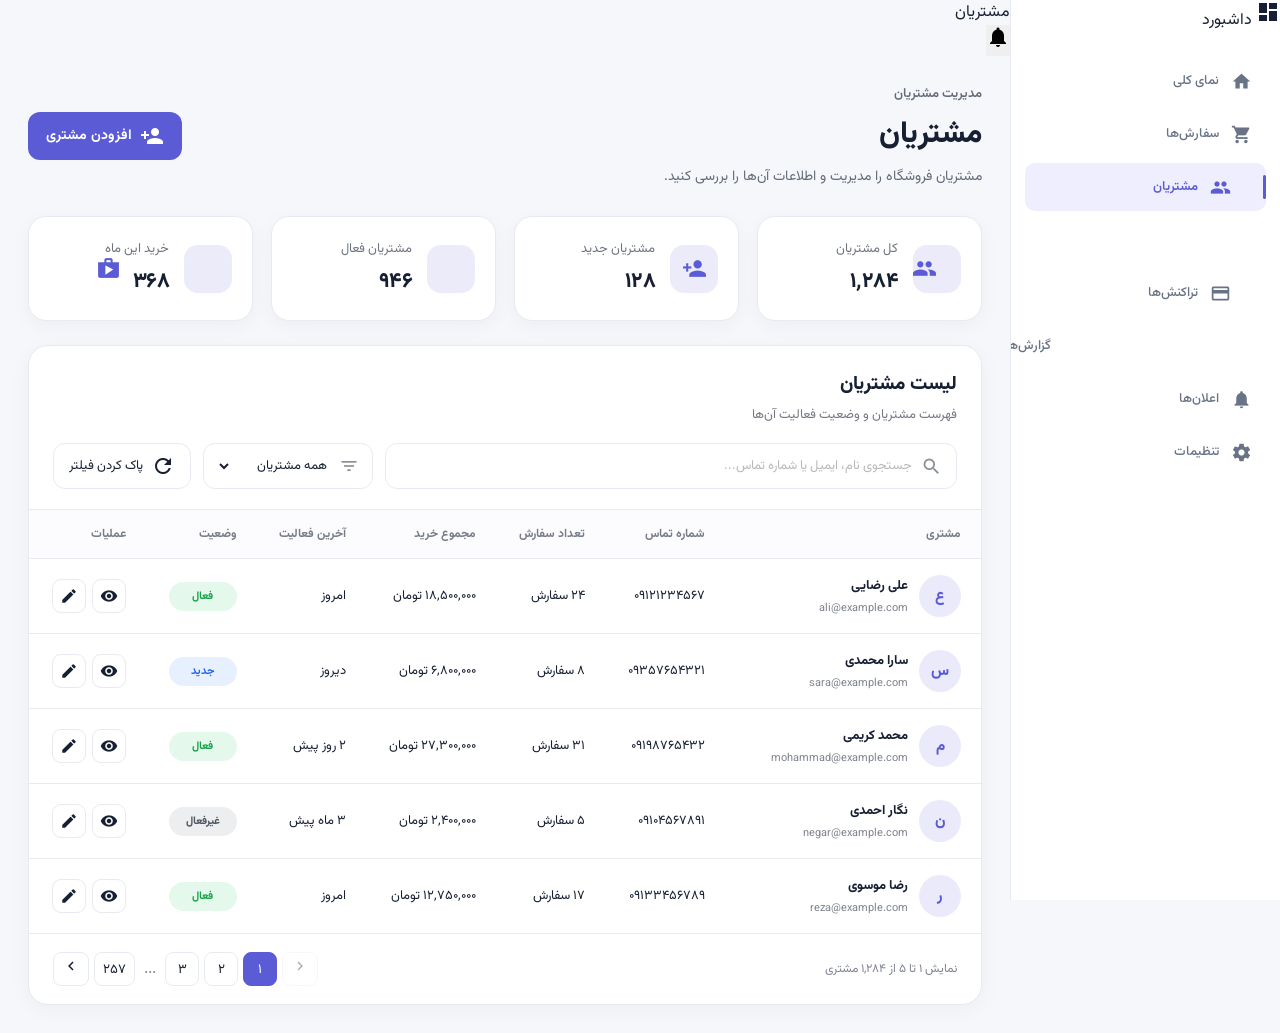
<file: pages/customers.html>
<!DOCTYPE html>
<html lang="fa" dir="rtl">

<head>

    <meta charset="UTF-8">

    <meta
        name="viewport"
        content="width=device-width, initial-scale=1.0"
    >

    <title>مشتریان | داشبورد مدیریت</title>


    <!-- Persian Font -->

    <link
        rel="preconnect"
        href="https://fonts.googleapis.com"
    >

    <link
        rel="preconnect"
        href="https://fonts.gstatic.com"
        crossorigin
    >

    <link
        href="https://fonts.googleapis.com/css2?family=Vazirmatn:wght@100..900&display=swap"
        rel="stylesheet"
    >


    <!-- Material Icons -->

    <link
        href="https://fonts.googleapis.com/icon?family=Material+Icons"
        rel="stylesheet"
    >


    <!-- Main CSS -->

    <link
        rel="stylesheet"
        href="../assets/css/index.css"
    >


    <!-- Customers CSS -->

    <link
        rel="stylesheet"
        href="../assets/css/customers.css"
    >

</head>


<body>


    <!-- =========================================
         SIDEBAR
    ========================================= -->

    <aside
        class="sidebar"
        id="sidebar"
    >

        <div class="sidebar-header">

            <div class="brand">

                <span class="material-icons">
                    dashboard
                </span>

                <span>
                    داشبورد
                </span>

            </div>

        </div>


        <nav class="sidebar-nav">


            <!-- Overview -->

            <a
                href="../index.html"
                class="nav-item"
            >

                <span class="material-icons">
                    home
                </span>

                <span>
                    نمای کلی
                </span>

            </a>


            <!-- Orders -->

            <a
                href="orders.html"
                class="nav-item"
            >

                <span class="material-icons">
                    shopping_cart
                </span>

                <span>
                    سفارش‌ها
                </span>

            </a>


            <!-- Customers -->

            <a
                href="customers.html"
                class="nav-item"
            >

                <span class="material-icons">
                    groups
                </span>

                <span>
                    مشتریان
                </span>

            </a>


            <!-- Products -->

             <a href="products.html" class="nav-item">
                <span class="material-icons">inventory_2</span>
                <span>محصولات</span>
            </a>


            <!-- Transactions -->

            <a href="transactions.html" class="nav-item">
                <span class="material-icons">payments</span>
                <span>تراکنش‌ها</span>
            </a>


            <!-- Reports -->

            <a
                href="reports.html"
                class="nav-item"
            >

                <span class="material-icons">
                    analytics
                </span>

                <span>
                    گزارش‌ها
                </span>

            </a>


            <!-- Notifications -->

            <a
                href="notifications.html"
                class="nav-item"
            >

                <span class="material-icons">
                    notifications
                </span>

                <span>
                    اعلان‌ها
                </span>

            </a>


            <!-- Settings -->

            <a
                href="settings.html"
                class="nav-item"
            >

                <span class="material-icons">
                    settings
                </span>

                <span>
                    تنظیمات
                </span>

            </a>

        </nav>

    </aside>



    <!-- =========================================
         SIDEBAR OVERLAY
    ========================================= -->

    <div
        class="sidebar-overlay"
        id="sidebarOverlay"
    ></div>



    <!-- =========================================
         MAIN CONTENT
    ========================================= -->

    <main class="main-content">


        <!-- =====================================
             HEADER
        ====================================== -->

        <header class="top-header">


            <button
                class="mobile-menu-btn"
                id="mobileMenuBtn"
                type="button"
            >

                <span class="material-icons">
                    menu
                </span>

            </button>


            <div class="header-title">

                <span>
                    مشتریان
                </span>

            </div>


            <div class="header-actions">

                <button
                    class="header-icon-btn"
                    type="button"
                >

                    <span class="material-icons">
                        notifications
                    </span>

                </button>

            </div>

        </header>



        <!-- =====================================
             PAGE CONTENT
        ====================================== -->

        <section class="customers-page">


            <!-- Page Intro -->

            <div class="page-intro">

                <div>

                    <span class="page-eyebrow">
                        مدیریت مشتریان
                    </span>

                    <h1>
                        مشتریان
                    </h1>

                    <p>
                        مشتریان فروشگاه را مدیریت و اطلاعات آن‌ها را بررسی کنید.
                    </p>

                </div>


                <button
                    class="primary-btn"
                    id="addCustomerBtn"
                    type="button"
                >

                    <span class="material-icons">
                        person_add
                    </span>

                    <span>
                        افزودن مشتری
                    </span>

                </button>

            </div>



            <!-- =================================
                 CUSTOMER STATS
            ================================== -->

            <div class="customer-stats">


                <div class="customer-stat-card">

                    <div class="customer-stat-icon">

                        <span class="material-icons">
                            groups
                        </span>

                    </div>

                    <div class="customer-stat-content">

                        <span>
                            کل مشتریان
                        </span>

                        <strong class="stat-value">
                            ۱,۲۸۴
                        </strong>

                    </div>

                </div>


                <div class="customer-stat-card">

                    <div class="customer-stat-icon">

                        <span class="material-icons">
                            person_add
                        </span>

                    </div>

                    <div class="customer-stat-content">

                        <span>
                            مشتریان جدید
                        </span>

                        <strong class="stat-value">
                            ۱۲۸
                        </strong>

                    </div>

                </div>


                <div class="customer-stat-card">

                    <div class="customer-stat-icon">

                        <span class="material-icons">
                            how_to_reg
                        </span>

                    </div>

                    <div class="customer-stat-content">

                        <span>
                            مشتریان فعال
                        </span>

                        <strong class="stat-value">
                            ۹۴۶
                        </strong>

                    </div>

                </div>


                <div class="customer-stat-card">

                    <div class="customer-stat-icon">

                        <span class="material-icons">
                            shopping_bag
                        </span>

                    </div>

                    <div class="customer-stat-content">

                        <span>
                            خرید این ماه
                        </span>

                        <strong class="stat-value">
                            ۳۶۸
                        </strong>

                    </div>

                </div>

            </div>



            <!-- =================================
                 CUSTOMER SECTION
            ================================== -->

            <section class="customers-section">


                <!-- Section Header -->

                <div class="section-header">

                    <div>

                        <h2>
                            لیست مشتریان
                        </h2>

                        <p>
                            فهرست مشتریان و وضعیت فعالیت آن‌ها
                        </p>

                    </div>

                </div>



                <!-- =================================
                     FILTER BAR
                ================================== -->

                <div class="customer-toolbar">


                    <!-- Search -->

                    <div class="customer-search">

                        <span class="material-icons">
                            search
                        </span>

                        <input
                            type="search"
                            id="customerSearch"
                            placeholder="جستجوی نام، ایمیل یا شماره تماس..."
                            autocomplete="off"
                        >

                    </div>


                    <!-- Status Filter -->

                    <div class="customer-filter">

                        <span class="material-icons">
                            filter_list
                        </span>

                        <select id="customerStatusFilter">

                            <option value="all">
                                همه مشتریان
                            </option>

                            <option value="active">
                                فعال
                            </option>

                            <option value="inactive">
                                غیرفعال
                            </option>

                            <option value="new">
                                جدید
                            </option>

                        </select>

                    </div>


                    <!-- Reset -->

                    <button
                        class="secondary-btn"
                        id="resetCustomerFilter"
                        type="button"
                    >

                        <span class="material-icons">
                            refresh
                        </span>

                        <span>
                            پاک کردن فیلتر
                        </span>

                    </button>

                </div>



                <!-- =================================
                     CUSTOMER TABLE
                ================================== -->

                <div class="customers-table-wrapper">

                    <table class="customers-table">

                        <thead>

                            <tr>

                                <th>
                                    مشتری
                                </th>

                                <th>
                                    شماره تماس
                                </th>

                                <th>
                                    تعداد سفارش
                                </th>

                                <th>
                                    مجموع خرید
                                </th>

                                <th>
                                    آخرین فعالیت
                                </th>

                                <th>
                                    وضعیت
                                </th>

                                <th>
                                    عملیات
                                </th>

                            </tr>

                        </thead>


                        <tbody id="customersTableBody">


                            <!-- Customer 1 -->

                            <tr
                                data-status="active"
                                data-customer="علی رضایی"
                            >

                                <td>

                                    <div class="customer-info">

                                        <div class="customer-avatar">
                                            ع
                                        </div>

                                        <div>

                                            <strong>
                                                علی رضایی
                                            </strong>

                                            <span>
                                                ali@example.com
                                            </span>

                                        </div>

                                    </div>

                                </td>


                                <td>
                                    ۰۹۱۲۱۲۳۴۵۶۷
                                </td>


                                <td>
                                    ۲۴ سفارش
                                </td>


                                <td>
                                    ۱۸,۵۰۰,۰۰۰ تومان
                                </td>


                                <td>
                                    امروز
                                </td>


                                <td>

                                    <span class="status-badge active">
                                        فعال
                                    </span>

                                </td>


                                <td>

                                    <div class="table-actions">

                                        <button
                                            class="table-action-btn view-customer"
                                            type="button"
                                            title="مشاهده"
                                        >

                                            <span class="material-icons">
                                                visibility
                                            </span>

                                        </button>

                                        <button
                                            class="table-action-btn edit-customer"
                                            type="button"
                                            title="ویرایش"
                                        >

                                            <span class="material-icons">
                                                edit
                                            </span>

                                        </button>

                                    </div>

                                </td>

                            </tr>



                            <!-- Customer 2 -->

                            <tr
                                data-status="new"
                                data-customer="سارا محمدی"
                            >

                                <td>

                                    <div class="customer-info">

                                        <div class="customer-avatar">
                                            س
                                        </div>

                                        <div>

                                            <strong>
                                                سارا محمدی
                                            </strong>

                                            <span>
                                                sara@example.com
                                            </span>

                                        </div>

                                    </div>

                                </td>


                                <td>
                                    ۰۹۳۵۷۶۵۴۳۲۱
                                </td>


                                <td>
                                    ۸ سفارش
                                </td>


                                <td>
                                    ۶,۸۰۰,۰۰۰ تومان
                                </td>


                                <td>
                                    دیروز
                                </td>


                                <td>

                                    <span class="status-badge new">
                                        جدید
                                    </span>

                                </td>


                                <td>

                                    <div class="table-actions">

                                        <button
                                            class="table-action-btn view-customer"
                                            type="button"
                                            title="مشاهده"
                                        >

                                            <span class="material-icons">
                                                visibility
                                            </span>

                                        </button>

                                        <button
                                            class="table-action-btn edit-customer"
                                            type="button"
                                            title="ویرایش"
                                        >

                                            <span class="material-icons">
                                                edit
                                            </span>

                                        </button>

                                    </div>

                                </td>

                            </tr>



                            <!-- Customer 3 -->

                            <tr
                                data-status="active"
                                data-customer="محمد کریمی"
                            >

                                <td>

                                    <div class="customer-info">

                                        <div class="customer-avatar">
                                            م
                                        </div>

                                        <div>

                                            <strong>
                                                محمد کریمی
                                            </strong>

                                            <span>
                                                mohammad@example.com
                                            </span>

                                        </div>

                                    </div>

                                </td>


                                <td>
                                    ۰۹۱۹۸۷۶۵۴۳۲
                                </td>


                                <td>
                                    ۳۱ سفارش
                                </td>


                                <td>
                                    ۲۷,۳۰۰,۰۰۰ تومان
                                </td>


                                <td>
                                    ۲ روز پیش
                                </td>


                                <td>

                                    <span class="status-badge active">
                                        فعال
                                    </span>

                                </td>


                                <td>

                                    <div class="table-actions">

                                        <button
                                            class="table-action-btn view-customer"
                                            type="button"
                                            title="مشاهده"
                                        >

                                            <span class="material-icons">
                                                visibility
                                            </span>

                                        </button>

                                        <button
                                            class="table-action-btn edit-customer"
                                            type="button"
                                            title="ویرایش"
                                        >

                                            <span class="material-icons">
                                                edit
                                            </span>

                                        </button>

                                    </div>

                                </td>

                            </tr>



                            <!-- Customer 4 -->

                            <tr
                                data-status="inactive"
                                data-customer="نگار احمدی"
                            >

                                <td>

                                    <div class="customer-info">

                                        <div class="customer-avatar">
                                            ن
                                        </div>

                                        <div>

                                            <strong>
                                                نگار احمدی
                                            </strong>

                                            <span>
                                                negar@example.com
                                            </span>

                                        </div>

                                    </div>

                                </td>


                                <td>
                                    ۰۹۱۰۴۵۶۷۸۹۱
                                </td>


                                <td>
                                    ۵ سفارش
                                </td>


                                <td>
                                    ۲,۴۰۰,۰۰۰ تومان
                                </td>


                                <td>
                                    ۳ ماه پیش
                                </td>


                                <td>

                                    <span class="status-badge inactive">
                                        غیرفعال
                                    </span>

                                </td>


                                <td>

                                    <div class="table-actions">

                                        <button
                                            class="table-action-btn view-customer"
                                            type="button"
                                            title="مشاهده"
                                        >

                                            <span class="material-icons">
                                                visibility
                                            </span>

                                        </button>

                                        <button
                                            class="table-action-btn edit-customer"
                                            type="button"
                                            title="ویرایش"
                                        >

                                            <span class="material-icons">
                                                edit
                                            </span>

                                        </button>

                                    </div>

                                </td>

                            </tr>



                            <!-- Customer 5 -->

                            <tr
                                data-status="active"
                                data-customer="رضا موسوی"
                            >

                                <td>

                                    <div class="customer-info">

                                        <div class="customer-avatar">
                                            ر
                                        </div>

                                        <div>

                                            <strong>
                                                رضا موسوی
                                            </strong>

                                            <span>
                                                reza@example.com
                                            </span>

                                        </div>

                                    </div>

                                </td>


                                <td>
                                    ۰۹۱۳۳۴۵۶۷۸۹
                                </td>


                                <td>
                                    ۱۷ سفارش
                                </td>


                                <td>
                                    ۱۲,۷۵۰,۰۰۰ تومان
                                </td>


                                <td>
                                    امروز
                                </td>


                                <td>

                                    <span class="status-badge active">
                                        فعال
                                    </span>

                                </td>


                                <td>

                                    <div class="table-actions">

                                        <button
                                            class="table-action-btn view-customer"
                                            type="button"
                                            title="مشاهده"
                                        >

                                            <span class="material-icons">
                                                visibility
                                            </span>

                                        </button>

                                        <button
                                            class="table-action-btn edit-customer"
                                            type="button"
                                            title="ویرایش"
                                        >

                                            <span class="material-icons">
                                                edit
                                            </span>

                                        </button>

                                    </div>

                                </td>

                            </tr>


                        </tbody>

                    </table>

                </div>



                <!-- =================================
                     EMPTY STATE
                ================================== -->

                <div
                    class="customers-empty"
                    id="customersEmpty"
                >

                    <span class="material-icons">
                        person_search
                    </span>

                    <h3>
                        مشتری‌ای پیدا نشد
                    </h3>

                    <p>
                        عبارت جستجو یا فیلتر انتخابی را تغییر دهید.
                    </p>

                </div>



                <!-- =================================
                     PAGINATION
                ================================== -->

                <div class="customers-pagination">

                    <span class="pagination-info">
                        نمایش ۱ تا ۵ از ۱,۲۸۴ مشتری
                    </span>


                    <div class="pagination-buttons">

                        <button
                            type="button"
                            class="pagination-btn"
                            disabled
                        >

                            <span class="material-icons">
                                chevron_right
                            </span>

                        </button>


                        <button
                            type="button"
                            class="pagination-btn active"
                        >
                            ۱
                        </button>


                        <button
                            type="button"
                            class="pagination-btn"
                        >
                            ۲
                        </button>


                        <button
                            type="button"
                            class="pagination-btn"
                        >
                            ۳
                        </button>


                        <span class="pagination-dots">
                            ...
                        </span>


                        <button
                            type="button"
                            class="pagination-btn"
                        >
                            ۲۵۷
                        </button>


                        <button
                            type="button"
                            class="pagination-btn"
                        >

                            <span class="material-icons">
                                chevron_left
                            </span>

                        </button>

                    </div>

                </div>

            </section>

        </section>

    </main>



    <!-- =========================================
         MOBILE NAVIGATION
    ========================================= -->

    <nav class="mobile-nav">


        <a
            href="../index.html"
            class="mobile-nav-item"
        >

            <span class="material-icons">
                home
            </span>

            <span>
                خانه
            </span>

        </a>


        <a
            href="orders.html"
            class="mobile-nav-item"
        >

            <span class="material-icons">
                shopping_cart
            </span>

            <span>
                سفارش‌ها
            </span>

        </a>


        <button
            class="mobile-nav-item mobile-add"
            type="button"
        >

            <span class="material-icons">
                add
            </span>

        </button>


        <a
            href="customers.html"
            class="mobile-nav-item active"
        >

            <span class="material-icons">
                groups
            </span>

            <span>
                مشتریان
            </span>

        </a>


        <a
            href="#"
            class="mobile-nav-item"
        >

            <span class="material-icons">
                settings
            </span>

            <span>
                تنظیمات
            </span>

        </a>

    </nav>



    <!-- =========================================
         APP JS
    ========================================= -->

    <script src="../assets/js/app.js"></script>

</body>

</html>
</file>
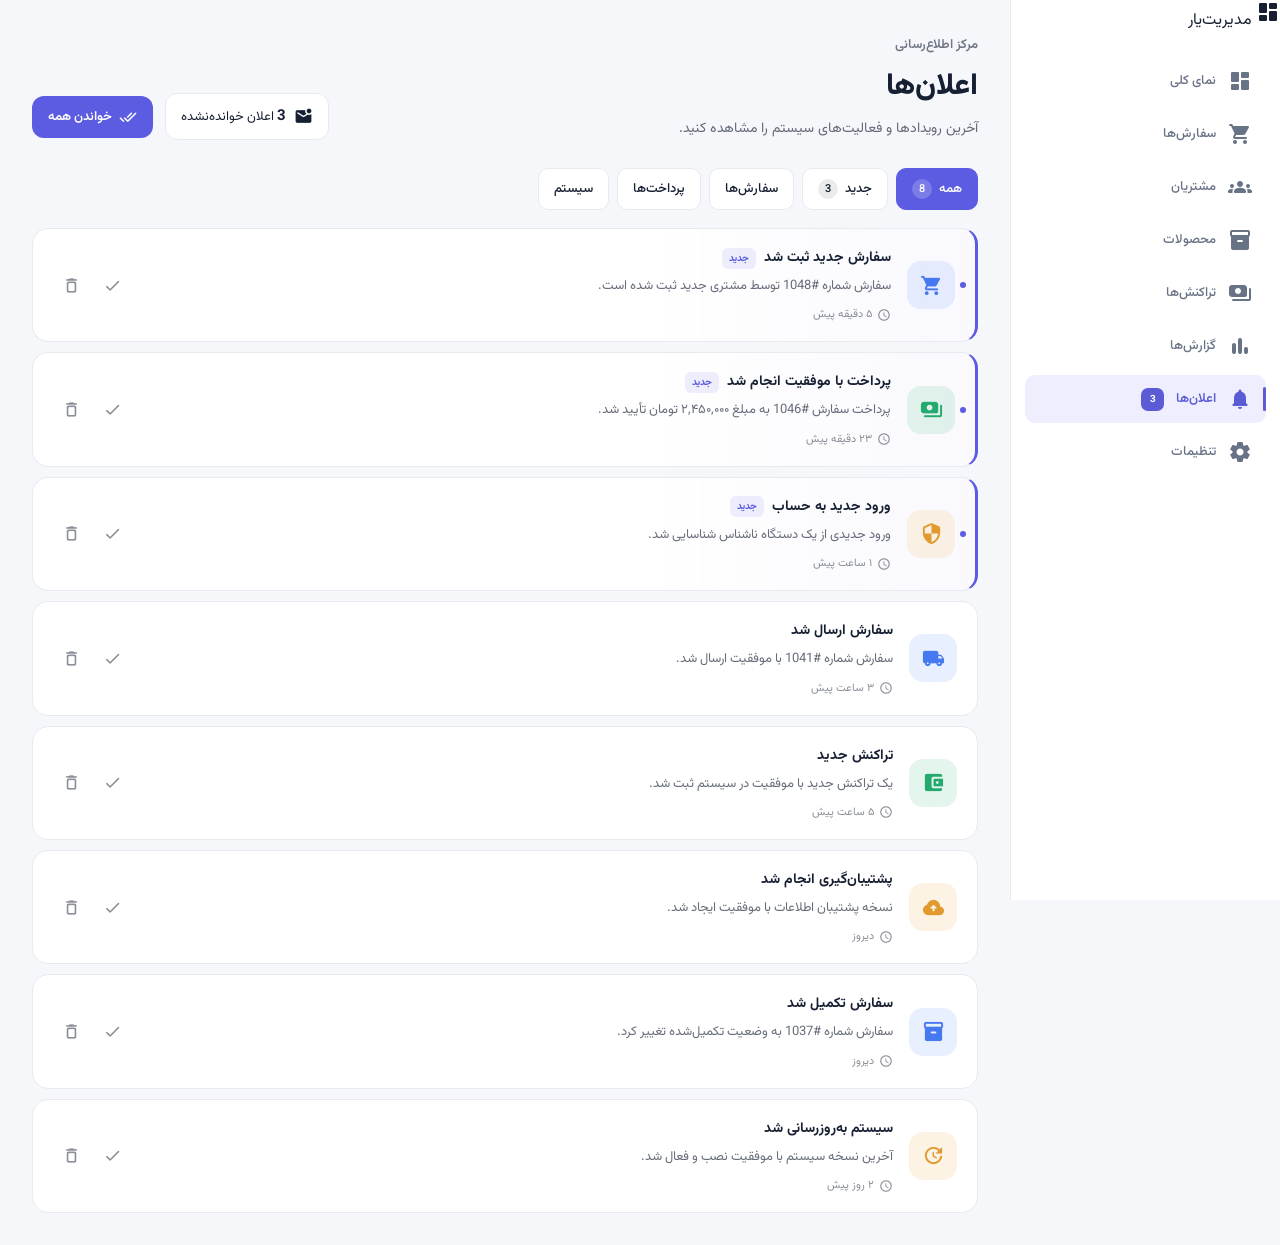
<file: pages/notifications.html>
<!DOCTYPE html>
<html lang="fa" dir="rtl">

<head>
    <meta charset="UTF-8">
    <meta name="viewport" content="width=device-width, initial-scale=1.0">

    <title>اعلان‌ها | داشبورد مدیریت</title>

    <!-- Main CSS -->
    <link rel="stylesheet" href="../assets/css/index.css">

    <!-- Notifications CSS -->
    <link rel="stylesheet" href="../assets/css/notifications.css">

    <!-- Material Icons -->
    <link rel="stylesheet"
        href="https://fonts.googleapis.com/icon?family=Material+Icons+Round">

    <!-- Font -->
    <link rel="preconnect" href="https://fonts.googleapis.com">
    <link rel="preconnect" href="https://fonts.gstatic.com" crossorigin>
    <link href="https://fonts.googleapis.com/css2?family=Vazirmatn:wght@400;500;600;700;800&display=swap"
        rel="stylesheet">
</head>

<body>

    <!-- Sidebar -->
    <aside class="sidebar" id="sidebar">

        <div class="sidebar-header">
            <div class="logo">
                <span class="material-icons-round">dashboard</span>
                <span>مدیریت‌یار</span>
            </div>
        </div>

        <nav class="sidebar-nav">

            <a href="../index.html" class="nav-item">
                <span class="material-icons-round">dashboard</span>
                <span>نمای کلی</span>
            </a>

            <a href="orders.html" class="nav-item">
                <span class="material-icons-round">shopping_cart</span>
                <span>سفارش‌ها</span>
            </a>

            <a href="customers.html" class="nav-item">
                <span class="material-icons-round">groups</span>
                <span>مشتریان</span>
            </a>

            <a href="products.html" class="nav-item">
                <span class="material-icons-round">inventory_2</span>
                <span>محصولات</span>
            </a>

            <a href="transactions.html" class="nav-item">
                <span class="material-icons-round">payments</span>
                <span>تراکنش‌ها</span>
            </a>

            <a href="reports.html" class="nav-item">
                <span class="material-icons-round">bar_chart</span>
                <span>گزارش‌ها</span>
            </a>

            <a href="notifications.html" class="nav-item active">
                <span class="material-icons-round">notifications</span>
                <span>اعلان‌ها</span>

                <span class="nav-badge" id="sidebarBadge">3</span>
            </a>

            <a href="settings.html" class="nav-item">
                <span class="material-icons-round">settings</span>
                <span>تنظیمات</span>
            </a>

        </nav>

    </aside>

    <!-- Overlay -->
    <div class="sidebar-overlay" id="sidebarOverlay"></div>

    <!-- Mobile Menu Button -->
    <button class="mobile-menu-btn" id="mobileMenuBtn">
        <span class="material-icons-round">menu</span>
    </button>


    <!-- Main Content -->
    <main class="main-content notifications-page">

        <!-- Page Header -->
        <header class="notifications-header">

            <div>
                <span class="page-label">مرکز اطلاع‌رسانی</span>

                <h1>
                    اعلان‌ها
                </h1>

                <p>
                    آخرین رویدادها و فعالیت‌های سیستم را مشاهده کنید.
                </p>
            </div>

            <div class="header-actions">

                <div class="unread-counter">
                    <span class="material-icons-round">
                        mark_email_unread
                    </span>

                    <span>
                        <strong id="unreadCount">3</strong>
                        اعلان خوانده‌نشده
                    </span>
                </div>

                <button class="mark-all-btn" id="markAllBtn">
                    <span class="material-icons-round">
                        done_all
                    </span>

                    خواندن همه
                </button>

            </div>

        </header>


        <!-- Notification Panel -->
        <section class="notifications-panel">

            <!-- Filters -->
            <div class="notification-filters">

                <button class="filter-btn active" data-filter="all">
                    همه
                    <span class="filter-count" id="allCount">8</span>
                </button>

                <button class="filter-btn" data-filter="unread">
                    جدید
                    <span class="filter-count" id="unreadFilterCount">3</span>
                </button>

                <button class="filter-btn" data-filter="order">
                    سفارش‌ها
                </button>

                <button class="filter-btn" data-filter="payment">
                    پرداخت‌ها
                </button>

                <button class="filter-btn" data-filter="system">
                    سیستم
                </button>

            </div>


            <!-- Notifications List -->
            <div class="notifications-list" id="notificationsList">


                <!-- Notification 1 -->
                <article class="notification-card unread"
                    data-type="order"
                    data-id="1">

                    <div class="notification-icon order">
                        <span class="material-icons-round">
                            shopping_cart
                        </span>
                    </div>

                    <div class="notification-content">

                        <div class="notification-top">

                            <h3>
                                سفارش جدید ثبت شد
                            </h3>

                            <span class="notification-status">
                                جدید
                            </span>

                        </div>

                        <p>
                            سفارش شماره #1048 توسط مشتری جدید ثبت شده است.
                        </p>

                        <div class="notification-meta">
                            <span class="material-icons-round">
                                schedule
                            </span>

                            ۵ دقیقه پیش
                        </div>

                    </div>

                    <div class="notification-actions">

                        <button class="read-btn"
                            title="علامت‌گذاری به‌عنوان خوانده‌شده">
                            <span class="material-icons-round">
                                done
                            </span>
                        </button>

                        <button class="delete-btn"
                            title="حذف اعلان">
                            <span class="material-icons-round">
                                delete_outline
                            </span>
                        </button>

                    </div>

                </article>


                <!-- Notification 2 -->
                <article class="notification-card unread"
                    data-type="payment"
                    data-id="2">

                    <div class="notification-icon payment">
                        <span class="material-icons-round">
                            payments
                        </span>
                    </div>

                    <div class="notification-content">

                        <div class="notification-top">

                            <h3>
                                پرداخت با موفقیت انجام شد
                            </h3>

                            <span class="notification-status">
                                جدید
                            </span>

                        </div>

                        <p>
                            پرداخت سفارش #1046 به مبلغ ۲,۴۵۰,۰۰۰ تومان تأیید شد.
                        </p>

                        <div class="notification-meta">
                            <span class="material-icons-round">
                                schedule
                            </span>

                            ۲۳ دقیقه پیش
                        </div>

                    </div>

                    <div class="notification-actions">

                        <button class="read-btn"
                            title="علامت‌گذاری به‌عنوان خوانده‌شده">
                            <span class="material-icons-round">
                                done
                            </span>
                        </button>

                        <button class="delete-btn"
                            title="حذف اعلان">
                            <span class="material-icons-round">
                                delete_outline
                            </span>
                        </button>

                    </div>

                </article>


                <!-- Notification 3 -->
                <article class="notification-card unread"
                    data-type="system"
                    data-id="3">

                    <div class="notification-icon system">
                        <span class="material-icons-round">
                            security
                        </span>
                    </div>

                    <div class="notification-content">

                        <div class="notification-top">

                            <h3>
                                ورود جدید به حساب
                            </h3>

                            <span class="notification-status">
                                جدید
                            </span>

                        </div>

                        <p>
                            ورود جدیدی از یک دستگاه ناشناس شناسایی شد.
                        </p>

                        <div class="notification-meta">
                            <span class="material-icons-round">
                                schedule
                            </span>

                            ۱ ساعت پیش
                        </div>

                    </div>

                    <div class="notification-actions">

                        <button class="read-btn"
                            title="علامت‌گذاری به‌عنوان خوانده‌شده">
                            <span class="material-icons-round">
                                done
                            </span>
                        </button>

                        <button class="delete-btn"
                            title="حذف اعلان">
                            <span class="material-icons-round">
                                delete_outline
                            </span>
                        </button>

                    </div>

                </article>


                <!-- Notification 4 -->
                <article class="notification-card"
                    data-type="order"
                    data-id="4">

                    <div class="notification-icon order">
                        <span class="material-icons-round">
                            local_shipping
                        </span>
                    </div>

                    <div class="notification-content">

                        <div class="notification-top">

                            <h3>
                                سفارش ارسال شد
                            </h3>

                        </div>

                        <p>
                            سفارش شماره #1041 با موفقیت ارسال شد.
                        </p>

                        <div class="notification-meta">
                            <span class="material-icons-round">
                                schedule
                            </span>

                            ۳ ساعت پیش
                        </div>

                    </div>

                    <div class="notification-actions">

                        <button class="read-btn"
                            title="علامت‌گذاری به‌عنوان خوانده‌شده">
                            <span class="material-icons-round">
                                done
                            </span>
                        </button>

                        <button class="delete-btn"
                            title="حذف اعلان">
                            <span class="material-icons-round">
                                delete_outline
                            </span>
                        </button>

                    </div>

                </article>


                <!-- Notification 5 -->
                <article class="notification-card"
                    data-type="payment"
                    data-id="5">

                    <div class="notification-icon payment">
                        <span class="material-icons-round">
                            account_balance_wallet
                        </span>
                    </div>

                    <div class="notification-content">

                        <div class="notification-top">

                            <h3>
                                تراکنش جدید
                            </h3>

                        </div>

                        <p>
                            یک تراکنش جدید با موفقیت در سیستم ثبت شد.
                        </p>

                        <div class="notification-meta">
                            <span class="material-icons-round">
                                schedule
                            </span>

                            ۵ ساعت پیش
                        </div>

                    </div>

                    <div class="notification-actions">

                        <button class="read-btn"
                            title="علامت‌گذاری به‌عنوان خوانده‌شده">
                            <span class="material-icons-round">
                                done
                            </span>
                        </button>

                        <button class="delete-btn"
                            title="حذف اعلان">
                            <span class="material-icons-round">
                                delete_outline
                            </span>
                        </button>

                    </div>

                </article>


                <!-- Notification 6 -->
                <article class="notification-card"
                    data-type="system"
                    data-id="6">

                    <div class="notification-icon system">
                        <span class="material-icons-round">
                            backup
                        </span>
                    </div>

                    <div class="notification-content">

                        <div class="notification-top">

                            <h3>
                                پشتیبان‌گیری انجام شد
                            </h3>

                        </div>

                        <p>
                            نسخه پشتیبان اطلاعات با موفقیت ایجاد شد.
                        </p>

                        <div class="notification-meta">
                            <span class="material-icons-round">
                                schedule
                            </span>

                            دیروز
                        </div>

                    </div>

                    <div class="notification-actions">

                        <button class="read-btn"
                            title="علامت‌گذاری به‌عنوان خوانده‌شده">
                            <span class="material-icons-round">
                                done
                            </span>
                        </button>

                        <button class="delete-btn"
                            title="حذف اعلان">
                            <span class="material-icons-round">
                                delete_outline
                            </span>
                        </button>

                    </div>

                </article>


                <!-- Notification 7 -->
                <article class="notification-card"
                    data-type="order"
                    data-id="7">

                    <div class="notification-icon order">
                        <span class="material-icons-round">
                            inventory_2
                        </span>
                    </div>

                    <div class="notification-content">

                        <div class="notification-top">

                            <h3>
                                سفارش تکمیل شد
                            </h3>

                        </div>

                        <p>
                            سفارش شماره #1037 به وضعیت تکمیل‌شده تغییر کرد.
                        </p>

                        <div class="notification-meta">
                            <span class="material-icons-round">
                                schedule
                            </span>

                            دیروز
                        </div>

                    </div>

                    <div class="notification-actions">

                        <button class="read-btn"
                            title="علامت‌گذاری به‌عنوان خوانده‌شده">
                            <span class="material-icons-round">
                                done
                            </span>
                        </button>

                        <button class="delete-btn"
                            title="حذف اعلان">
                            <span class="material-icons-round">
                                delete_outline
                            </span>
                        </button>

                    </div>

                </article>


                <!-- Notification 8 -->
                <article class="notification-card"
                    data-type="system"
                    data-id="8">

                    <div class="notification-icon system">
                        <span class="material-icons-round">
                            update
                        </span>
                    </div>

                    <div class="notification-content">

                        <div class="notification-top">

                            <h3>
                                سیستم به‌روزرسانی شد
                            </h3>

                        </div>

                        <p>
                            آخرین نسخه سیستم با موفقیت نصب و فعال شد.
                        </p>

                        <div class="notification-meta">
                            <span class="material-icons-round">
                                schedule
                            </span>

                            ۲ روز پیش
                        </div>

                    </div>

                    <div class="notification-actions">

                        <button class="read-btn"
                            title="علامت‌گذاری به‌عنوان خوانده‌شده">
                            <span class="material-icons-round">
                                done
                            </span>
                        </button>

                        <button class="delete-btn"
                            title="حذف اعلان">
                            <span class="material-icons-round">
                                delete_outline
                            </span>
                        </button>

                    </div>

                </article>


            </div>


            <!-- Empty State -->
            <div class="empty-notifications" id="emptyNotifications">

                <div class="empty-icon">
                    <span class="material-icons-round">
                        notifications_none
                    </span>
                </div>

                <h3>
                    اعلانی وجود ندارد
                </h3>

                <p>
                    در این بخش هیچ اعلانی برای نمایش وجود ندارد.
                </p>

            </div>

        </section>

    </main>


    <!-- Mobile Navigation -->
    <nav class="mobile-nav">

        <a href="../index.html" class="nav-item">
            <span class="material-icons-round">dashboard</span>
            <span>خانه</span>
        </a>

        <a href="orders.html" class="nav-item">
            <span class="material-icons-round">shopping_cart</span>
            <span>سفارش‌ها</span>
        </a>

        <a href="products.html" class="nav-item">
            <span class="material-icons-round">inventory_2</span>
            <span>محصولات</span>
        </a>

        <a href="notifications.html" class="nav-item active">
            <span class="material-icons-round">notifications</span>
            <span>اعلان‌ها</span>
        </a>

    </nav>


    <!-- Main JS -->
    <script src="../assets/js/app.js"></script>

    <!-- Notifications JS -->
    <script src="../assets/js/notifications.js"></script>

</body>

</html>
</file>
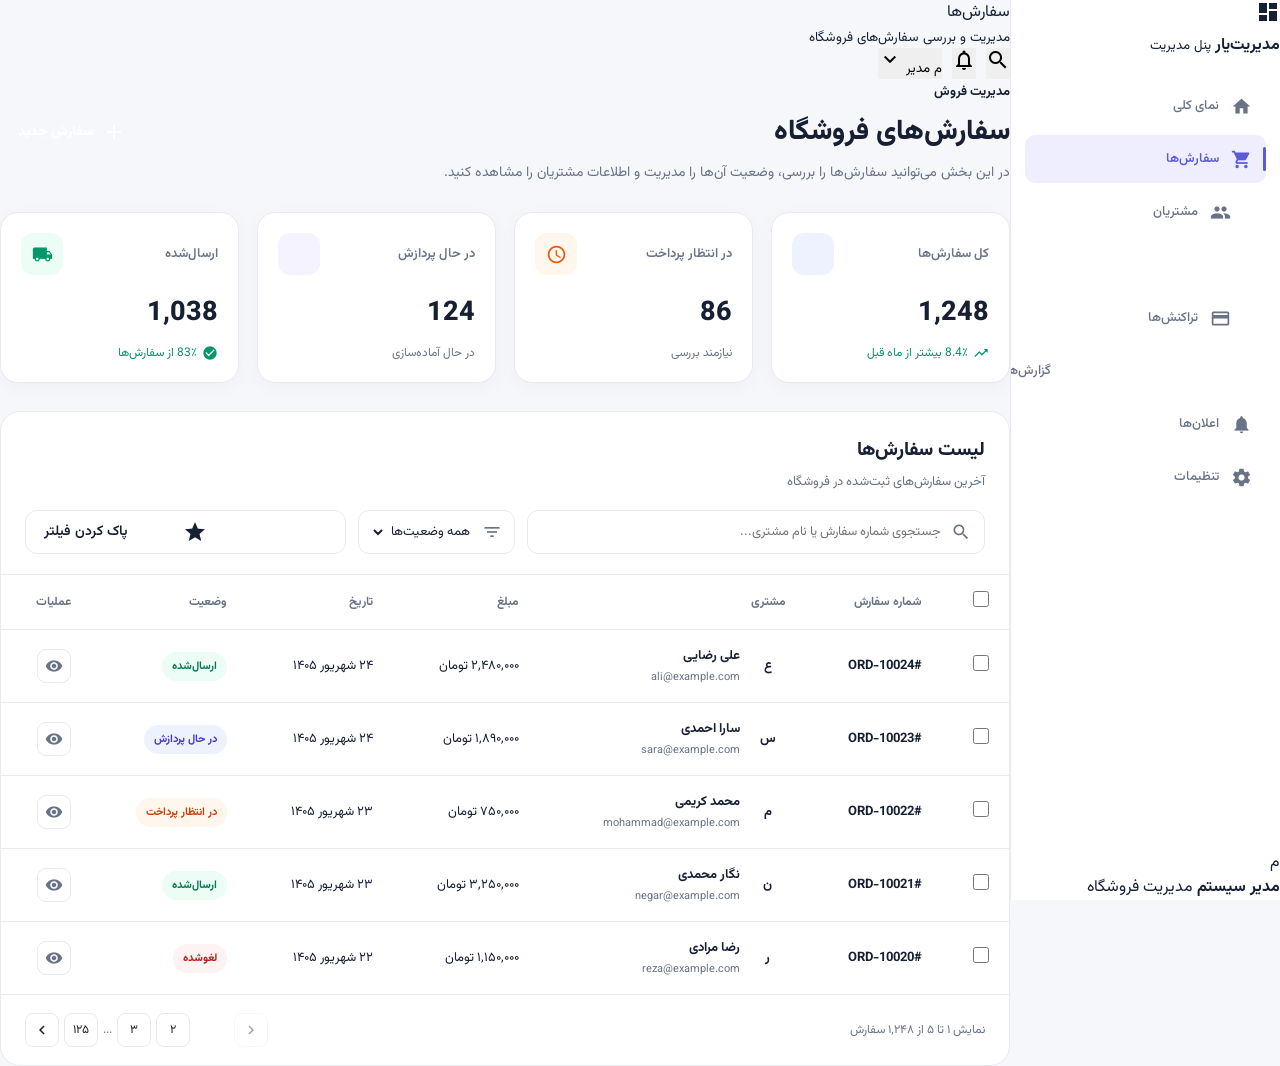
<file: pages/orders.html>
<!DOCTYPE html>
<html lang="fa" dir="rtl">

<head>
    <meta charset="UTF-8">
    <meta name="viewport" content="width=device-width, initial-scale=1.0">

    <title>سفارش‌ها | داشبورد</title>

    <!-- Vazirmatn -->
    <link rel="preconnect" href="https://fonts.googleapis.com">
    <link rel="preconnect" href="https://fonts.gstatic.com" crossorigin>

    <link
        href="https://fonts.googleapis.com/css2?family=Vazirmatn:wght@400;500;600;700;800&display=swap"
        rel="stylesheet"
    >

    <!-- Material Icons -->
    <link
        href="https://fonts.googleapis.com/icon?family=Material+Icons"
        rel="stylesheet"
    >

    <!-- Main CSS -->
    <link rel="stylesheet" href="../assets/css/index.css">
    <link rel="stylesheet" href="../assets/css/orders.css">
</head>

<body>

    <!-- ================= SIDEBAR ================= -->

    <aside class="sidebar" id="sidebar">

        <div class="sidebar-brand">
            <div class="brand-icon">
                <span class="material-icons">dashboard</span>
            </div>

            <div>
                <strong>مدیریت‌یار</strong>
                <small>پنل مدیریت</small>
            </div>
        </div>


        <nav class="sidebar-nav">

            <a href="../index.html" class="nav-item">
                <span class="material-icons">home</span>
                <span>نمای کلی</span>
            </a>

            <a href="orders.html" class="nav-item active">
                <span class="material-icons">shopping_cart</span>
                <span>سفارش‌ها</span>
            </a>

            <a href="customers.html" class="nav-item">
                <span class="material-icons">groups</span>
                <span>مشتریان</span>
            </a>

            <a href="products.html" class="nav-item">
                <span class="material-icons">inventory_2</span>
                <span>محصولات</span>
            </a>

            <a href="transactions.html" class="nav-item">
                <span class="material-icons">payments</span>
                <span>تراکنش‌ها</span>
            </a>

            <a href="reports.html" class="nav-item">
                <span class="material-icons">bar_chart</span>
                <span>گزارش‌ها</span>
            </a>

            <a href="notifications.html" class="nav-item">
                <span class="material-icons">notifications</span>
                <span>اعلان‌ها</span>
            </a>

            <a href="settings.html" class="nav-item">
                <span class="material-icons">settings</span>
                <span>تنظیمات</span>
            </a>

        </nav>


        <div class="sidebar-bottom">

            <div class="sidebar-user">
                <div class="user-avatar">
                    م
                </div>

                <div>
                    <strong>مدیر سیستم</strong>
                    <span>مدیریت فروشگاه</span>
                </div>
            </div>

        </div>

    </aside>


    <!-- ================= OVERLAY ================= -->

    <div class="sidebar-overlay" id="sidebarOverlay"></div>


    <!-- ================= MAIN ================= -->

    <div class="app-shell">

        <!-- HEADER -->

        <header class="top-header">

            <button class="mobile-menu-btn" id="mobileMenuBtn">
                <span class="material-icons">menu</span>
            </button>

            <div class="header-title">
                <span>سفارش‌ها</span>
                <small>مدیریت و بررسی سفارش‌های فروشگاه</small>
            </div>


            <div class="header-actions">

                <button class="header-icon-btn">
                    <span class="material-icons">search</span>
                </button>

                <button class="header-icon-btn">
                    <span class="material-icons">notifications_none</span>
                </button>

                <button class="header-profile">
                    <span class="header-avatar">م</span>
                    <span class="header-profile-name">مدیر</span>
                    <span class="material-icons">keyboard_arrow_down</span>
                </button>

            </div>

        </header>


        <!-- CONTENT -->

        <main class="main-content">

            <!-- PAGE INTRO -->

            <section class="page-intro">

                <div>
                    <span class="page-eyebrow">مدیریت فروش</span>

                    <h1>سفارش‌های فروشگاه</h1>

                    <p>
                        در این بخش می‌توانید سفارش‌ها را بررسی،
                        وضعیت آن‌ها را مدیریت و اطلاعات مشتریان را مشاهده کنید.
                    </p>
                </div>

                <button class="primary-btn" id="newOrderBtn">
                    <span class="material-icons">add</span>
                    سفارش جدید
                </button>

            </section>


            <!-- ================= ORDER STATS ================= -->

            <section class="order-stats">

                <div class="order-stat-card">

                    <div class="order-stat-top">
                        <span class="order-stat-label">کل سفارش‌ها</span>

                        <div class="order-stat-icon blue">
                            <span class="material-icons">shopping_bag</span>
                        </div>
                    </div>

                    <strong class="order-stat-value">1,248</strong>

                    <div class="order-stat-footer positive">
                        <span class="material-icons">trending_up</span>
                        8.4٪ بیشتر از ماه قبل
                    </div>

                </div>


                <div class="order-stat-card">

                    <div class="order-stat-top">
                        <span class="order-stat-label">در انتظار پرداخت</span>

                        <div class="order-stat-icon orange">
                            <span class="material-icons">schedule</span>
                        </div>
                    </div>

                    <strong class="order-stat-value">86</strong>

                    <div class="order-stat-footer neutral">
                        نیازمند بررسی
                    </div>

                </div>


                <div class="order-stat-card">

                    <div class="order-stat-top">
                        <span class="order-stat-label">در حال پردازش</span>

                        <div class="order-stat-icon purple">
                            <span class="material-icons">inventory</span>
                        </div>
                    </div>

                    <strong class="order-stat-value">124</strong>

                    <div class="order-stat-footer neutral">
                        در حال آماده‌سازی
                    </div>

                </div>


                <div class="order-stat-card">

                    <div class="order-stat-top">
                        <span class="order-stat-label">ارسال‌شده</span>

                        <div class="order-stat-icon green">
                            <span class="material-icons">local_shipping</span>
                        </div>
                    </div>

                    <strong class="order-stat-value">1,038</strong>

                    <div class="order-stat-footer positive">
                        <span class="material-icons">check_circle</span>
                        83٪ از سفارش‌ها
                    </div>

                </div>

            </section>


            <!-- ================= ORDERS SECTION ================= -->

            <section class="orders-section">

                <div class="orders-section-header">

                    <div>
                        <h2>لیست سفارش‌ها</h2>

                        <p>
                            آخرین سفارش‌های ثبت‌شده در فروشگاه
                        </p>
                    </div>

                </div>


                <!-- FILTER BAR -->

                <div class="orders-toolbar">

                    <div class="order-search">

                        <span class="material-icons">search</span>

                        <input
                            type="text"
                            id="orderSearch"
                            placeholder="جستجوی شماره سفارش یا نام مشتری..."
                        >

                    </div>


                    <div class="order-filter">

                        <span class="material-icons">filter_list</span>

                        <select id="orderStatusFilter">

                            <option value="all">همه وضعیت‌ها</option>
                            <option value="pending">در انتظار پرداخت</option>
                            <option value="processing">در حال پردازش</option>
                            <option value="shipped">ارسال‌شده</option>
                            <option value="cancelled">لغوشده</option>

                        </select>

                    </div>


                    <button class="secondary-btn" id="resetOrders">

                        <span class="material-icons">restart_alt</span>

                        پاک کردن فیلتر

                    </button>

                </div>


                <!-- TABLE -->

                <div class="orders-table-wrapper">

                    <table class="orders-table">

                        <thead>

                            <tr>

                                <th>
                                    <input type="checkbox" id="selectAllOrders">
                                </th>

                                <th>شماره سفارش</th>

                                <th>مشتری</th>

                                <th>مبلغ</th>

                                <th>تاریخ</th>

                                <th>وضعیت</th>

                                <th>عملیات</th>

                            </tr>

                        </thead>


                        <tbody id="ordersTableBody">

                            <tr
                                data-status="shipped"
                                data-search="10024 علی رضایی"
                            >

                                <td>
                                    <input type="checkbox">
                                </td>

                                <td>
                                    <strong>#ORD-10024</strong>
                                </td>

                                <td>

                                    <div class="customer-cell">

                                        <div class="customer-avatar">ع</div>

                                        <div>
                                            <strong>علی رضایی</strong>
                                            <span>ali@example.com</span>
                                        </div>

                                    </div>

                                </td>

                                <td>۲,۴۸۰,۰۰۰ تومان</td>

                                <td>۲۴ شهریور ۱۴۰۵</td>

                                <td>
                                    <span class="order-status shipped">
                                        ارسال‌شده
                                    </span>
                                </td>

                                <td>

                                    <button
                                        class="table-action"
                                        title="مشاهده سفارش"
                                    >
                                        <span class="material-icons">
                                            visibility
                                        </span>
                                    </button>

                                </td>

                            </tr>


                            <tr
                                data-status="processing"
                                data-search="10023 سارا احمدی"
                            >

                                <td>
                                    <input type="checkbox">
                                </td>

                                <td>
                                    <strong>#ORD-10023</strong>
                                </td>

                                <td>

                                    <div class="customer-cell">

                                        <div class="customer-avatar">س</div>

                                        <div>
                                            <strong>سارا احمدی</strong>
                                            <span>sara@example.com</span>
                                        </div>

                                    </div>

                                </td>

                                <td>۱,۸۹۰,۰۰۰ تومان</td>

                                <td>۲۴ شهریور ۱۴۰۵</td>

                                <td>
                                    <span class="order-status processing">
                                        در حال پردازش
                                    </span>
                                </td>

                                <td>

                                    <button class="table-action">
                                        <span class="material-icons">
                                            visibility
                                        </span>
                                    </button>

                                </td>

                            </tr>


                            <tr
                                data-status="pending"
                                data-search="10022 محمد کریمی"
                            >

                                <td>
                                    <input type="checkbox">
                                </td>

                                <td>
                                    <strong>#ORD-10022</strong>
                                </td>

                                <td>

                                    <div class="customer-cell">

                                        <div class="customer-avatar">م</div>

                                        <div>
                                            <strong>محمد کریمی</strong>
                                            <span>mohammad@example.com</span>
                                        </div>

                                    </div>

                                </td>

                                <td>۷۵۰,۰۰۰ تومان</td>

                                <td>۲۳ شهریور ۱۴۰۵</td>

                                <td>
                                    <span class="order-status pending">
                                        در انتظار پرداخت
                                    </span>
                                </td>

                                <td>

                                    <button class="table-action">
                                        <span class="material-icons">
                                            visibility
                                        </span>
                                    </button>

                                </td>

                            </tr>


                            <tr
                                data-status="shipped"
                                data-search="10021 نگار محمدی"
                            >

                                <td>
                                    <input type="checkbox">
                                </td>

                                <td>
                                    <strong>#ORD-10021</strong>
                                </td>

                                <td>

                                    <div class="customer-cell">

                                        <div class="customer-avatar">ن</div>

                                        <div>
                                            <strong>نگار محمدی</strong>
                                            <span>negar@example.com</span>
                                        </div>

                                    </div>

                                </td>

                                <td>۳,۲۵۰,۰۰۰ تومان</td>

                                <td>۲۳ شهریور ۱۴۰۵</td>

                                <td>
                                    <span class="order-status shipped">
                                        ارسال‌شده
                                    </span>
                                </td>

                                <td>

                                    <button class="table-action">
                                        <span class="material-icons">
                                            visibility
                                        </span>
                                    </button>

                                </td>

                            </tr>


                            <tr
                                data-status="cancelled"
                                data-search="10020 رضا مرادی"
                            >

                                <td>
                                    <input type="checkbox">
                                </td>

                                <td>
                                    <strong>#ORD-10020</strong>
                                </td>

                                <td>

                                    <div class="customer-cell">

                                        <div class="customer-avatar">ر</div>

                                        <div>
                                            <strong>رضا مرادی</strong>
                                            <span>reza@example.com</span>
                                        </div>

                                    </div>

                                </td>

                                <td>۱,۱۵۰,۰۰۰ تومان</td>

                                <td>۲۲ شهریور ۱۴۰۵</td>

                                <td>
                                    <span class="order-status cancelled">
                                        لغوشده
                                    </span>
                                </td>

                                <td>

                                    <button class="table-action">
                                        <span class="material-icons">
                                            visibility
                                        </span>
                                    </button>

                                </td>

                            </tr>

                        </tbody>

                    </table>


                    <!-- EMPTY STATE -->

                    <div class="orders-empty" id="ordersEmpty">

                        <span class="material-icons">search_off</span>

                        <h3>سفارشی پیدا نشد</h3>

                        <p>
                            با تغییر عبارت جستجو یا فیلتر وضعیت دوباره امتحان کنید.
                        </p>

                    </div>

                </div>


                <!-- PAGINATION -->

                <div class="orders-pagination">

                    <span id="ordersResultText">
                        نمایش ۱ تا ۵ از ۱٬۲۴۸ سفارش
                    </span>

                    <div class="pagination-buttons">

                        <button class="pagination-btn disabled">
                            <span class="material-icons">
                                chevron_right
                            </span>
                        </button>

                        <button class="pagination-btn active">
                            ۱
                        </button>

                        <button class="pagination-btn">
                            ۲
                        </button>

                        <button class="pagination-btn">
                            ۳
                        </button>

                        <span>...</span>

                        <button class="pagination-btn">
                            ۱۲۵
                        </button>

                        <button class="pagination-btn">
                            <span class="material-icons">
                                chevron_left
                            </span>
                        </button>

                    </div>

                </div>

            </section>

        </main>

    </div>


    <!-- ================= JS ================= -->

    <script src="../assets/js/app.js"></script>
    <script src="../assets/js/orders.js"></script>

</body>

</html>
</file>
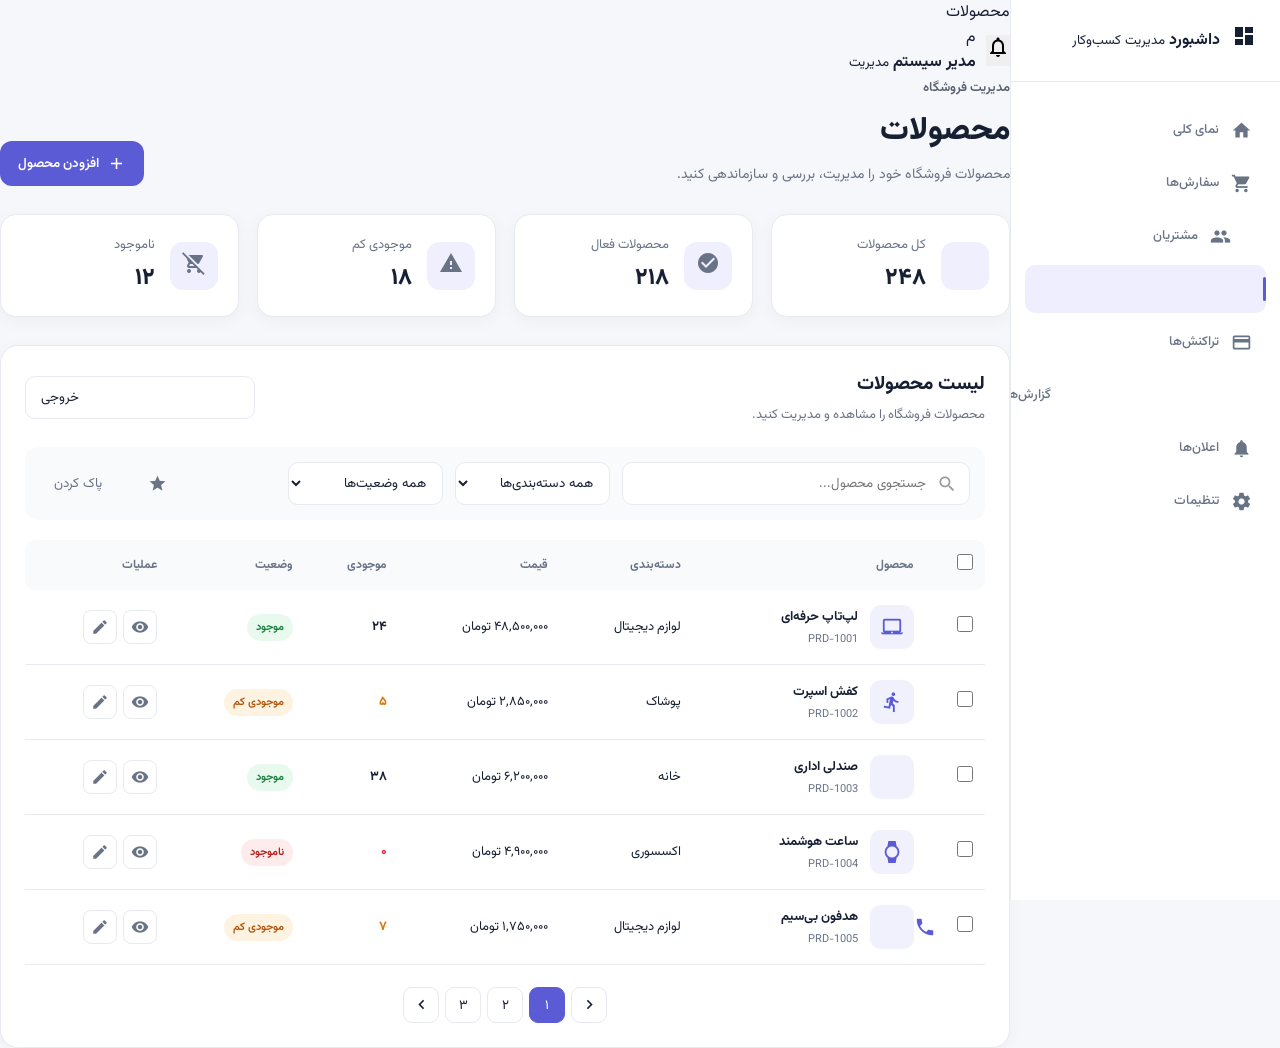
<file: pages/products.html>
<!DOCTYPE html>
<html lang="fa" dir="rtl">
<head>
    <meta charset="UTF-8">
    <meta name="viewport" content="width=device-width, initial-scale=1.0">

    <title>محصولات | داشبورد</title>

    <!-- Vazirmatn -->
    <link rel="preconnect" href="https://fonts.googleapis.com">
    <link rel="preconnect" href="https://fonts.gstatic.com" crossorigin>
    <link href="https://fonts.googleapis.com/css2?family=Vazirmatn:wght@400;500;600;700;800&display=swap" rel="stylesheet">

    <!-- Material Icons -->
    <link href="https://fonts.googleapis.com/icon?family=Material+Icons" rel="stylesheet">

    <!-- Main CSS -->
    <link rel="stylesheet" href="../assets/css/index.css">

    <!-- Products CSS -->
    <link rel="stylesheet" href="../assets/css/products.css">
</head>

<body>

    <!-- ================= SIDEBAR ================= -->
    <aside class="sidebar" id="sidebar">

        <div class="sidebar-logo">
            <div class="logo-icon">
                <span class="material-icons">dashboard</span>
            </div>

            <div>
                <strong>داشبورد</strong>
                <small>مدیریت کسب‌وکار</small>
            </div>
        </div>

        <nav class="sidebar-nav">

            <a href="../index.html" class="nav-item">
                <span class="material-icons">home</span>
                <span>نمای کلی</span>
            </a>

            <a href="orders.html" class="nav-item">
                <span class="material-icons">shopping_cart</span>
                <span>سفارش‌ها</span>
            </a>

            <a href="customers.html" class="nav-item">
                <span class="material-icons">groups</span>
                <span>مشتریان</span>
            </a>

            <a href="products.html" class="nav-item active">
                <span class="material-icons">inventory_2</span>
                <span>محصولات</span>
            </a>

            <a href="transactions.html" class="nav-item">
                <span class="material-icons">credit_card</span>
                <span>تراکنش‌ها</span>
            </a>

            <a href="reports.html" class="nav-item">
                <span class="material-icons">bar_chart</span>
                <span>گزارش‌ها</span>
            </a>

            <a href="notifications.html" class="nav-item">
                <span class="material-icons">notifications</span>
                <span>اعلان‌ها</span>
            </a>

            <a href="settings.html" class="nav-item">
                <span class="material-icons">settings</span>
                <span>تنظیمات</span>
            </a>

        </nav>

    </aside>


    <!-- ================= MOBILE OVERLAY ================= -->
    <div class="sidebar-overlay" id="sidebarOverlay"></div>


    <!-- ================= MAIN ================= -->
    <div class="main-wrapper">

        <!-- HEADER -->
        <header class="top-header">

            <button class="mobile-menu-btn" id="mobileMenuBtn">
                <span class="material-icons">menu</span>
            </button>

            <div class="header-title">
                <span>محصولات</span>
            </div>

            <div class="header-actions">

                <button class="header-icon-btn">
                    <span class="material-icons">notifications_none</span>
                </button>

                <div class="header-user">
                    <div class="header-avatar">م</div>

                    <div class="header-user-info">
                        <strong>مدیر سیستم</strong>
                        <small>مدیریت</small>
                    </div>
                </div>

            </div>

        </header>


        <!-- ================= CONTENT ================= -->
        <main class="page-content">

            <!-- PAGE INTRO -->
            <section class="products-intro">

                <div>
                    <span class="page-kicker">
                        مدیریت فروشگاه
                    </span>

                    <h1>محصولات</h1>

                    <p>
                        محصولات فروشگاه خود را مدیریت، بررسی و سازماندهی کنید.
                    </p>
                </div>

                <button class="primary-btn" id="addProductBtn">
                    <span class="material-icons">add</span>
                    افزودن محصول
                </button>

            </section>


            <!-- ================= STATS ================= -->
            <section class="product-stats">

                <div class="product-stat-card">
                    <div class="product-stat-icon">
                        <span class="material-icons">inventory_2</span>
                    </div>

                    <div>
                        <span>کل محصولات</span>
                        <strong id="totalProducts">۲۴۸</strong>
                    </div>
                </div>


                <div class="product-stat-card">
                    <div class="product-stat-icon">
                        <span class="material-icons">check_circle</span>
                    </div>

                    <div>
                        <span>محصولات فعال</span>
                        <strong id="activeProducts">۲۱۸</strong>
                    </div>
                </div>


                <div class="product-stat-card">
                    <div class="product-stat-icon">
                        <span class="material-icons">warning</span>
                    </div>

                    <div>
                        <span>موجودی کم</span>
                        <strong id="lowStockProducts">۱۸</strong>
                    </div>
                </div>


                <div class="product-stat-card">
                    <div class="product-stat-icon">
                        <span class="material-icons">remove_shopping_cart</span>
                    </div>

                    <div>
                        <span>ناموجود</span>
                        <strong id="outOfStockProducts">۱۲</strong>
                    </div>
                </div>

            </section>


            <!-- ================= PRODUCTS ================= -->
            <section class="products-section">

                <div class="section-heading">

                    <div>
                        <h2>لیست محصولات</h2>
                        <p>محصولات فروشگاه را مشاهده و مدیریت کنید.</p>
                    </div>

                    <button class="secondary-btn" id="exportProductsBtn">
                        <span class="material-icons">download</span>
                        خروجی
                    </button>

                </div>


                <!-- TOOLBAR -->
                <div class="products-toolbar">

                    <div class="product-search">

                        <span class="material-icons">search</span>

                        <input
                            type="text"
                            id="productSearch"
                            placeholder="جستجوی محصول..."
                        >

                    </div>


                    <select id="productCategoryFilter">
                        <option value="all">همه دسته‌بندی‌ها</option>
                        <option value="electronics">لوازم دیجیتال</option>
                        <option value="fashion">پوشاک</option>
                        <option value="home">خانه</option>
                        <option value="accessories">اکسسوری</option>
                    </select>


                    <select id="productStockFilter">
                        <option value="all">همه وضعیت‌ها</option>
                        <option value="available">موجود</option>
                        <option value="low">موجودی کم</option>
                        <option value="out">ناموجود</option>
                    </select>


                    <button class="reset-btn" id="resetProductFilters">
                        <span class="material-icons">restart_alt</span>
                        پاک کردن
                    </button>

                </div>


                <!-- TABLE -->
                <div class="products-table-wrapper">

                    <table class="products-table">

                        <thead>
                            <tr>
                                <th>
                                    <input type="checkbox" id="selectAllProducts">
                                </th>

                                <th>محصول</th>
                                <th>دسته‌بندی</th>
                                <th>قیمت</th>
                                <th>موجودی</th>
                                <th>وضعیت</th>
                                <th>عملیات</th>
                            </tr>
                        </thead>


                        <tbody id="productsTableBody">

                            <tr
                                data-category="electronics"
                                data-stock="available"
                                data-product="لپ‌تاپ حرفه‌ای"
                            >
                                <td>
                                    <input type="checkbox" class="product-checkbox">
                                </td>

                                <td>
                                    <div class="product-info">
                                        <div class="product-image">
                                            <span class="material-icons">laptop_mac</span>
                                        </div>

                                        <div>
                                            <strong>لپ‌تاپ حرفه‌ای</strong>
                                            <small>PRD-1001</small>
                                        </div>
                                    </div>
                                </td>

                                <td>لوازم دیجیتال</td>

                                <td>۴۸,۵۰۰,۰۰۰ تومان</td>

                                <td>
                                    <span class="stock-number">۲۴</span>
                                </td>

                                <td>
                                    <span class="product-status status-available">
                                        موجود
                                    </span>
                                </td>

                                <td>
                                    <div class="product-actions">

                                        <button
                                            class="table-action view-product"
                                            title="مشاهده"
                                        >
                                            <span class="material-icons">visibility</span>
                                        </button>

                                        <button
                                            class="table-action edit-product"
                                            title="ویرایش"
                                        >
                                            <span class="material-icons">edit</span>
                                        </button>

                                    </div>
                                </td>
                            </tr>


                            <tr
                                data-category="fashion"
                                data-stock="low"
                                data-product="کفش اسپرت"
                            >
                                <td>
                                    <input type="checkbox" class="product-checkbox">
                                </td>

                                <td>
                                    <div class="product-info">
                                        <div class="product-image">
                                            <span class="material-icons">directions_run</span>
                                        </div>

                                        <div>
                                            <strong>کفش اسپرت</strong>
                                            <small>PRD-1002</small>
                                        </div>
                                    </div>
                                </td>

                                <td>پوشاک</td>

                                <td>۲,۸۵۰,۰۰۰ تومان</td>

                                <td>
                                    <span class="stock-number stock-low">۵</span>
                                </td>

                                <td>
                                    <span class="product-status status-low">
                                        موجودی کم
                                    </span>
                                </td>

                                <td>
                                    <div class="product-actions">

                                        <button class="table-action view-product">
                                            <span class="material-icons">visibility</span>
                                        </button>

                                        <button class="table-action edit-product">
                                            <span class="material-icons">edit</span>
                                        </button>

                                    </div>
                                </td>
                            </tr>


                            <tr
                                data-category="home"
                                data-stock="available"
                                data-product="صندلی اداری"
                            >
                                <td>
                                    <input type="checkbox" class="product-checkbox">
                                </td>

                                <td>
                                    <div class="product-info">
                                        <div class="product-image">
                                            <span class="material-icons">chair</span>
                                        </div>

                                        <div>
                                            <strong>صندلی اداری</strong>
                                            <small>PRD-1003</small>
                                        </div>
                                    </div>
                                </td>

                                <td>خانه</td>

                                <td>۶,۲۰۰,۰۰۰ تومان</td>

                                <td>
                                    <span class="stock-number">۳۸</span>
                                </td>

                                <td>
                                    <span class="product-status status-available">
                                        موجود
                                    </span>
                                </td>

                                <td>
                                    <div class="product-actions">
                                        <button class="table-action view-product">
                                            <span class="material-icons">visibility</span>
                                        </button>

                                        <button class="table-action edit-product">
                                            <span class="material-icons">edit</span>
                                        </button>
                                    </div>
                                </td>
                            </tr>


                            <tr
                                data-category="accessories"
                                data-stock="out"
                                data-product="ساعت هوشمند"
                            >
                                <td>
                                    <input type="checkbox" class="product-checkbox">
                                </td>

                                <td>
                                    <div class="product-info">
                                        <div class="product-image">
                                            <span class="material-icons">watch</span>
                                        </div>

                                        <div>
                                            <strong>ساعت هوشمند</strong>
                                            <small>PRD-1004</small>
                                        </div>
                                    </div>
                                </td>

                                <td>اکسسوری</td>

                                <td>۴,۹۰۰,۰۰۰ تومان</td>

                                <td>
                                    <span class="stock-number stock-out">۰</span>
                                </td>

                                <td>
                                    <span class="product-status status-out">
                                        ناموجود
                                    </span>
                                </td>

                                <td>
                                    <div class="product-actions">
                                        <button class="table-action view-product">
                                            <span class="material-icons">visibility</span>
                                        </button>

                                        <button class="table-action edit-product">
                                            <span class="material-icons">edit</span>
                                        </button>
                                    </div>
                                </td>
                            </tr>


                            <tr
                                data-category="electronics"
                                data-stock="low"
                                data-product="هدفون بی‌سیم"
                            >
                                <td>
                                    <input type="checkbox" class="product-checkbox">
                                </td>

                                <td>
                                    <div class="product-info">
                                        <div class="product-image">
                                            <span class="material-icons">headphones</span>
                                        </div>

                                        <div>
                                            <strong>هدفون بی‌سیم</strong>
                                            <small>PRD-1005</small>
                                        </div>
                                    </div>
                                </td>

                                <td>لوازم دیجیتال</td>

                                <td>۱,۷۵۰,۰۰۰ تومان</td>

                                <td>
                                    <span class="stock-number stock-low">۷</span>
                                </td>

                                <td>
                                    <span class="product-status status-low">
                                        موجودی کم
                                    </span>
                                </td>

                                <td>
                                    <div class="product-actions">
                                        <button class="table-action view-product">
                                            <span class="material-icons">visibility</span>
                                        </button>

                                        <button class="table-action edit-product">
                                            <span class="material-icons">edit</span>
                                        </button>
                                    </div>
                                </td>
                            </tr>

                        </tbody>

                    </table>

                </div>


                <!-- EMPTY -->
                <div class="products-empty" id="productsEmpty">

                    <span class="material-icons">inventory_2</span>

                    <h3>محصولی پیدا نشد</h3>

                    <p>
                        با تغییر جستجو یا فیلترها دوباره تلاش کنید.
                    </p>

                </div>


                <!-- PAGINATION -->
                <div class="products-pagination">

                    <button class="pagination-btn">
                        <span class="material-icons">chevron_right</span>
                    </button>

                    <button class="pagination-btn active">۱</button>
                    <button class="pagination-btn">۲</button>
                    <button class="pagination-btn">۳</button>

                    <button class="pagination-btn">
                        <span class="material-icons">chevron_left</span>
                    </button>

                </div>

            </section>

        </main>

    </div>


    <!-- ================= MOBILE NAV ================= -->
    <nav class="mobile-nav">

        <a href="../index.html" class="mobile-nav-item">
            <span class="material-icons">home</span>
            <small>خانه</small>
        </a>

        <a href="orders.html" class="mobile-nav-item">
            <span class="material-icons">shopping_cart</span>
            <small>سفارش‌ها</small>
        </a>

        <a href="customers.html" class="mobile-nav-item">
            <span class="material-icons">groups</span>
            <small>مشتریان</small>
        </a>

        <a href="products.html" class="mobile-nav-item active">
            <span class="material-icons">inventory_2</span>
            <small>محصولات</small>
        </a>

        <a href="#" class="mobile-nav-item">
            <span class="material-icons">settings</span>
            <small>تنظیمات</small>
        </a>

    </nav>


    <!-- Main JS -->
    <script src="../assets/js/app.js"></script>

    <!-- Products JS -->
    <script src="../assets/js/products.js"></script>

</body>
</html>
</file>
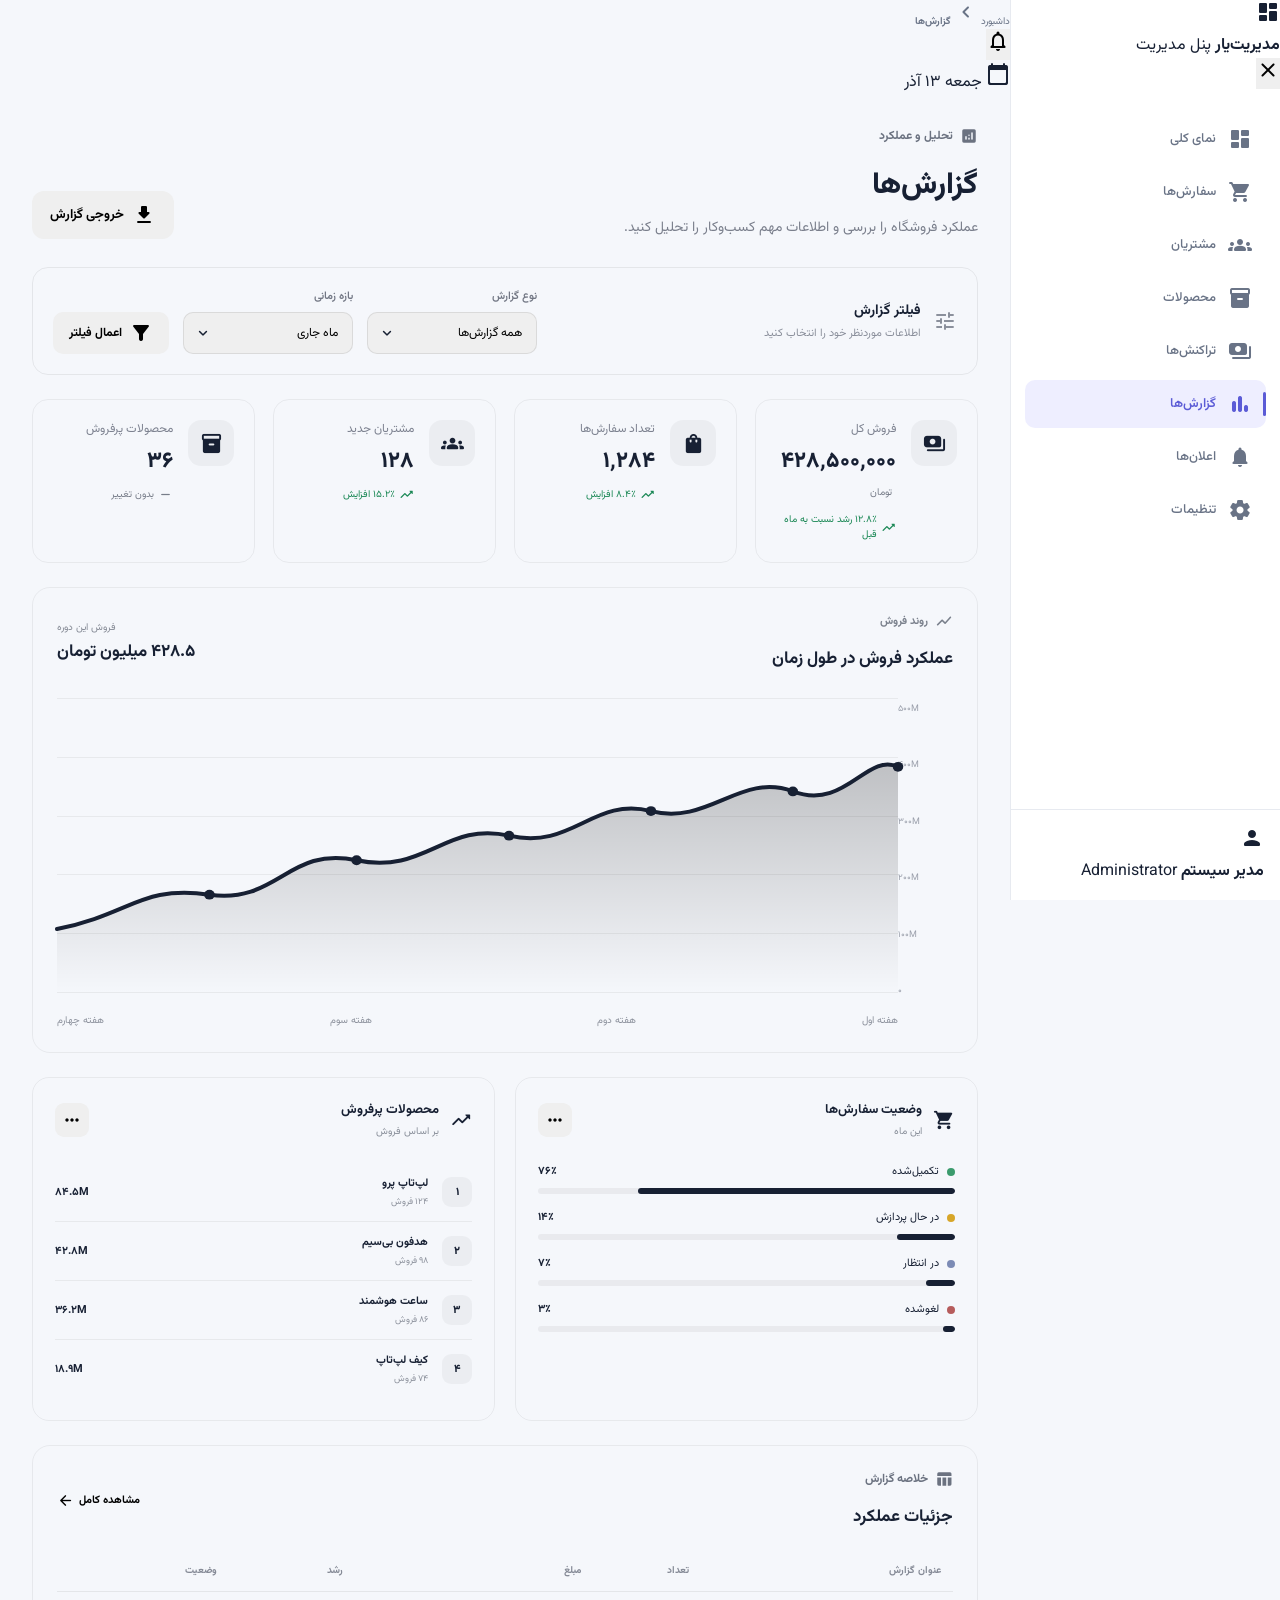
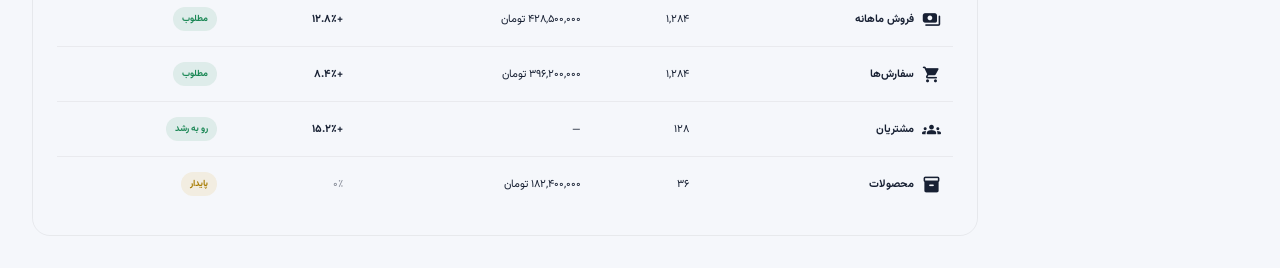
<file: pages/reports.html>
<!DOCTYPE html>
<html lang="fa" dir="rtl">
<head>
    <meta charset="UTF-8">
    <meta name="viewport" content="width=device-width, initial-scale=1.0">

    <title>گزارش‌ها | داشبورد مدیریت</title>

    <!-- Persian Font -->
    <link rel="preconnect" href="https://fonts.googleapis.com">
    <link rel="preconnect" href="https://fonts.gstatic.com" crossorigin>
    <link href="https://fonts.googleapis.com/css2?family=Vazirmatn:wght@300;400;500;600;700;800&display=swap" rel="stylesheet">

    <!-- Material Icons -->
    <link href="https://fonts.googleapis.com/icon?family=Material+Icons+Round" rel="stylesheet">

    <!-- Main CSS -->
    <link rel="stylesheet" href="../assets/css/index.css">

    <!-- Reports CSS -->
    <link rel="stylesheet" href="../assets/css/reports.css">
</head>

<body>

<div class="app-shell">

    <!-- =========================
         SIDEBAR
    ========================== -->
    <aside class="sidebar" id="sidebar">

        <div class="sidebar-header">
            <div class="brand">
                <span class="material-icons-round">dashboard</span>

                <div class="brand-text">
                    <strong>مدیریت‌یار</strong>
                    <span>پنل مدیریت</span>
                </div>
            </div>

            <button class="sidebar-close" id="sidebarClose">
                <span class="material-icons-round">close</span>
            </button>
        </div>

        <nav class="sidebar-nav">

            <a href="../index.html" class="nav-item">
                <span class="material-icons-round">dashboard</span>
                <span>نمای کلی</span>
            </a>

            <a href="orders.html" class="nav-item">
                <span class="material-icons-round">shopping_cart</span>
                <span>سفارش‌ها</span>
            </a>

            <a href="customers.html" class="nav-item">
                <span class="material-icons-round">groups</span>
                <span>مشتریان</span>
            </a>

            <a href="products.html" class="nav-item">
                <span class="material-icons-round">inventory_2</span>
                <span>محصولات</span>
            </a>

            <a href="transactions.html" class="nav-item">
                <span class="material-icons-round">payments</span>
                <span>تراکنش‌ها</span>
            </a>

            <a href="reports.html" class="nav-item active">
                <span class="material-icons-round">bar_chart</span>
                <span>گزارش‌ها</span>
            </a>

            <a href="notifications.html" class="nav-item">
                <span class="material-icons-round">notifications</span>
                <span>اعلان‌ها</span>
            </a>

            <a href="settings.html" class="nav-item">
                <span class="material-icons-round">settings</span>
                <span>تنظیمات</span>
            </a>

        </nav>

        <div class="sidebar-footer">

            <div class="sidebar-user">
                <div class="user-avatar">
                    <span class="material-icons-round">person</span>
                </div>

                <div class="user-info">
                    <strong>مدیر سیستم</strong>
                    <span>Administrator</span>
                </div>
            </div>

        </div>

    </aside>


    <!-- =========================
         OVERLAY
    ========================== -->
    <div class="sidebar-overlay" id="sidebarOverlay"></div>


    <!-- =========================
         MAIN CONTENT
    ========================== -->
    <main class="main-content">

        <!-- Header -->
        <header class="top-header">

            <div class="header-right">

                <button class="mobile-menu-btn" id="mobileMenuBtn">
                    <span class="material-icons-round">menu</span>
                </button>

                <div class="breadcrumb">
                    <span>داشبورد</span>
                    <span class="material-icons-round">chevron_left</span>
                    <strong>گزارش‌ها</strong>
                </div>

            </div>

            <div class="header-left">

                <button class="header-icon-btn" title="اعلان‌ها">
                    <span class="material-icons-round">notifications_none</span>
                    <span class="notification-dot"></span>
                </button>

                <div class="header-date">
                    <span class="material-icons-round">calendar_today</span>
                    <span id="currentDate">امروز</span>
                </div>

            </div>

        </header>


        <!-- =========================
             PAGE
        ========================== -->
        <div class="reports-page">

            <!-- Page Intro -->
            <section class="reports-intro">

                <div>
                    <span class="section-label">
                        <span class="material-icons-round">analytics</span>
                        تحلیل و عملکرد
                    </span>

                    <h1>گزارش‌ها</h1>

                    <p>
                        عملکرد فروشگاه را بررسی و اطلاعات مهم کسب‌وکار را تحلیل کنید.
                    </p>
                </div>

                <button class="report-export-btn" id="exportReport">
                    <span class="material-icons-round">download</span>
                    خروجی گزارش
                </button>

            </section>


            <!-- =========================
                 FILTER BAR
            ========================== -->
            <section class="report-filters">

                <div class="filter-title">
                    <span class="material-icons-round">tune</span>

                    <div>
                        <strong>فیلتر گزارش</strong>
                        <span>اطلاعات موردنظر خود را انتخاب کنید</span>
                    </div>
                </div>

                <div class="filter-controls">

                    <div class="filter-field">

                        <label for="reportType">نوع گزارش</label>

                        <div class="select-wrapper">
                            <select id="reportType">
                                <option value="all">همه گزارش‌ها</option>
                                <option value="sales">گزارش فروش</option>
                                <option value="orders">گزارش سفارش‌ها</option>
                                <option value="customers">گزارش مشتریان</option>
                                <option value="products">گزارش محصولات</option>
                            </select>

                            <span class="material-icons-round">
                                expand_more
                            </span>
                        </div>

                    </div>


                    <div class="filter-field">

                        <label for="reportPeriod">بازه زمانی</label>

                        <div class="select-wrapper">
                            <select id="reportPeriod">
                                <option value="week">هفته جاری</option>
                                <option value="month" selected>ماه جاری</option>
                                <option value="quarter">سه ماه اخیر</option>
                                <option value="year">سال جاری</option>
                            </select>

                            <span class="material-icons-round">
                                expand_more
                            </span>
                        </div>

                    </div>


                    <button class="filter-apply-btn" id="applyFilter">
                        <span class="material-icons-round">filter_alt</span>
                        اعمال فیلتر
                    </button>

                </div>

            </section>


            <!-- =========================
                 SUMMARY CARDS
            ========================== -->
            <section class="report-summary-grid">

                <article class="report-card">

                    <div class="report-card-icon sales-icon">
                        <span class="material-icons-round">
                            payments
                        </span>
                    </div>

                    <div class="report-card-content">
                        <span>فروش کل</span>
                        <strong data-value="428500000">۰</strong>
                        <small>تومان</small>

                        <div class="report-trend positive">
                            <span class="material-icons-round">
                                trending_up
                            </span>
                            <span>۱۲.۸٪ رشد نسبت به ماه قبل</span>
                        </div>
                    </div>

                </article>


                <article class="report-card">

                    <div class="report-card-icon orders-icon">
                        <span class="material-icons-round">
                            shopping_bag
                        </span>
                    </div>

                    <div class="report-card-content">
                        <span>تعداد سفارش‌ها</span>
                        <strong data-value="1284">۰</strong>

                        <div class="report-trend positive">
                            <span class="material-icons-round">
                                trending_up
                            </span>
                            <span>۸.۴٪ افزایش</span>
                        </div>
                    </div>

                </article>


                <article class="report-card">

                    <div class="report-card-icon customers-icon">
                        <span class="material-icons-round">
                            groups
                        </span>
                    </div>

                    <div class="report-card-content">
                        <span>مشتریان جدید</span>
                        <strong data-value="128">۰</strong>

                        <div class="report-trend positive">
                            <span class="material-icons-round">
                                trending_up
                            </span>
                            <span>۱۵.۲٪ افزایش</span>
                        </div>
                    </div>

                </article>


                <article class="report-card">

                    <div class="report-card-icon products-icon">
                        <span class="material-icons-round">
                            inventory_2
                        </span>
                    </div>

                    <div class="report-card-content">
                        <span>محصولات پرفروش</span>
                        <strong data-value="36">۰</strong>

                        <div class="report-trend neutral">
                            <span class="material-icons-round">
                                remove
                            </span>
                            <span>بدون تغییر</span>
                        </div>
                    </div>

                </article>

            </section>


            <!-- =========================
                 CHART SECTION
            ========================== -->
            <section class="reports-chart-section">

                <div class="chart-header">

                    <div>
                        <span class="chart-label">
                            <span class="material-icons-round">
                                show_chart
                            </span>

                            روند فروش
                        </span>

                        <h2>عملکرد فروش در طول زمان</h2>
                    </div>

                    <div class="chart-total">
                        <span>فروش این دوره</span>
                        <strong>۴۲۸.۵ میلیون تومان</strong>
                    </div>

                </div>


                <div class="chart-wrapper">

                    <div class="chart-y-axis">
                        <span>۵۰۰M</span>
                        <span>۴۰۰M</span>
                        <span>۳۰۰M</span>
                        <span>۲۰۰M</span>
                        <span>۱۰۰M</span>
                        <span>۰</span>
                    </div>

                    <div class="sales-chart">

                        <div class="chart-grid">
                            <span></span>
                            <span></span>
                            <span></span>
                            <span></span>
                            <span></span>
                            <span></span>
                        </div>

                        <svg
                            class="chart-svg"
                            viewBox="0 0 800 300"
                            preserveAspectRatio="none"
                        >

                            <defs>
                                <linearGradient
                                    id="salesGradient"
                                    x1="0"
                                    y1="0"
                                    x2="0"
                                    y2="1"
                                >
                                    <stop
                                        offset="0%"
                                        stop-opacity=".22"
                                    />

                                    <stop
                                        offset="100%"
                                        stop-opacity="0"
                                    />
                                </linearGradient>
                            </defs>

                            <path
                                class="chart-area"
                                d="M0,235
                                   C70,220 80,190 145,200
                                   C210,210 220,150 285,165
                                   C350,180 370,125 430,140
                                   C490,155 510,100 565,115
                                   C620,130 650,75 700,95
                                   C750,115 770,55 800,70
                                   L800,300
                                   L0,300 Z"
                            />

                            <path
                                class="chart-line"
                                d="M0,235
                                   C70,220 80,190 145,200
                                   C210,210 220,150 285,165
                                   C350,180 370,125 430,140
                                   C490,155 510,100 565,115
                                   C620,130 650,75 700,95
                                   C750,115 770,55 800,70"
                            />

                            <circle cx="145" cy="200" r="5"></circle>
                            <circle cx="285" cy="165" r="5"></circle>
                            <circle cx="430" cy="140" r="5"></circle>
                            <circle cx="565" cy="115" r="5"></circle>
                            <circle cx="700" cy="95" r="5"></circle>
                            <circle cx="800" cy="70" r="5"></circle>

                        </svg>

                        <div class="chart-x-axis">
                            <span>هفته اول</span>
                            <span>هفته دوم</span>
                            <span>هفته سوم</span>
                            <span>هفته چهارم</span>
                        </div>

                    </div>

                </div>

            </section>


            <!-- =========================
                 LOWER REPORTS
            ========================== -->
            <section class="reports-lower-grid">

                <!-- Orders Report -->
                <article class="mini-report">

                    <div class="mini-report-header">

                        <div>
                            <span class="material-icons-round">
                                shopping_cart
                            </span>

                            <div>
                                <strong>وضعیت سفارش‌ها</strong>
                                <small>این ماه</small>
                            </div>
                        </div>

                        <button class="icon-action">
                            <span class="material-icons-round">
                                more_horiz
                            </span>
                        </button>

                    </div>


                    <div class="order-status-list">

                        <div class="status-row">
                            <div class="status-name">
                                <span class="status-dot completed"></span>
                                تکمیل‌شده
                            </div>

                            <strong>۷۶٪</strong>
                        </div>

                        <div class="progress-bar">
                            <span style="width: 76%;"></span>
                        </div>


                        <div class="status-row">
                            <div class="status-name">
                                <span class="status-dot processing"></span>
                                در حال پردازش
                            </div>

                            <strong>۱۴٪</strong>
                        </div>

                        <div class="progress-bar">
                            <span style="width: 14%;"></span>
                        </div>


                        <div class="status-row">
                            <div class="status-name">
                                <span class="status-dot pending"></span>
                                در انتظار
                            </div>

                            <strong>۷٪</strong>
                        </div>

                        <div class="progress-bar">
                            <span style="width: 7%;"></span>
                        </div>


                        <div class="status-row">
                            <div class="status-name">
                                <span class="status-dot cancelled"></span>
                                لغوشده
                            </div>

                            <strong>۳٪</strong>
                        </div>

                        <div class="progress-bar">
                            <span style="width: 3%;"></span>
                        </div>

                    </div>

                </article>


                <!-- Top Products -->
                <article class="mini-report">

                    <div class="mini-report-header">

                        <div>
                            <span class="material-icons-round">
                                trending_up
                            </span>

                            <div>
                                <strong>محصولات پرفروش</strong>
                                <small>بر اساس فروش</small>
                            </div>
                        </div>

                        <button class="icon-action">
                            <span class="material-icons-round">
                                more_horiz
                            </span>
                        </button>

                    </div>


                    <div class="top-products-list">

                        <div class="top-product">

                            <div class="product-rank">۱</div>

                            <div class="product-data">
                                <strong>لپ‌تاپ پرو</strong>
                                <span>۱۲۴ فروش</span>
                            </div>

                            <strong class="product-price">
                                ۸۴.۵M
                            </strong>

                        </div>


                        <div class="top-product">

                            <div class="product-rank">۲</div>

                            <div class="product-data">
                                <strong>هدفون بی‌سیم</strong>
                                <span>۹۸ فروش</span>
                            </div>

                            <strong class="product-price">
                                ۴۲.۸M
                            </strong>

                        </div>


                        <div class="top-product">

                            <div class="product-rank">۳</div>

                            <div class="product-data">
                                <strong>ساعت هوشمند</strong>
                                <span>۸۶ فروش</span>
                            </div>

                            <strong class="product-price">
                                ۳۶.۲M
                            </strong>

                        </div>


                        <div class="top-product">

                            <div class="product-rank">۴</div>

                            <div class="product-data">
                                <strong>کیف لپ‌تاپ</strong>
                                <span>۷۴ فروش</span>
                            </div>

                            <strong class="product-price">
                                ۱۸.۹M
                            </strong>

                        </div>

                    </div>

                </article>

            </section>


            <!-- =========================
                 REPORT TABLE
            ========================== -->
            <section class="report-table-section">

                <div class="table-section-header">

                    <div>
                        <span class="section-label">
                            <span class="material-icons-round">
                                table_chart
                            </span>
                            خلاصه گزارش
                        </span>

                        <h2>جزئیات عملکرد</h2>
                    </div>

                    <button class="view-all-btn" id="viewAllReports">
                        مشاهده کامل
                        <span class="material-icons-round">
                            arrow_back
                        </span>
                    </button>

                </div>


                <div class="report-table-wrapper">

                    <table class="report-table">

                        <thead>
                            <tr>
                                <th>عنوان گزارش</th>
                                <th>تعداد</th>
                                <th>مبلغ</th>
                                <th>رشد</th>
                                <th>وضعیت</th>
                            </tr>
                        </thead>

                        <tbody>

                            <tr>
                                <td>
                                    <div class="table-title">
                                        <span class="material-icons-round">
                                            payments
                                        </span>
                                        فروش ماهانه
                                    </div>
                                </td>

                                <td>۱,۲۸۴</td>

                                <td>۴۲۸,۵۰۰,۰۰۰ تومان</td>

                                <td class="growth-positive">
                                    +۱۲.۸٪
                                </td>

                                <td>
                                    <span class="report-status success">
                                        مطلوب
                                    </span>
                                </td>
                            </tr>


                            <tr>
                                <td>
                                    <div class="table-title">
                                        <span class="material-icons-round">
                                            shopping_cart
                                        </span>
                                        سفارش‌ها
                                    </div>
                                </td>

                                <td>۱,۲۸۴</td>

                                <td>۳۹۶,۲۰۰,۰۰۰ تومان</td>

                                <td class="growth-positive">
                                    +۸.۴٪
                                </td>

                                <td>
                                    <span class="report-status success">
                                        مطلوب
                                    </span>
                                </td>
                            </tr>


                            <tr>
                                <td>
                                    <div class="table-title">
                                        <span class="material-icons-round">
                                            groups
                                        </span>
                                        مشتریان
                                    </div>
                                </td>

                                <td>۱۲۸</td>

                                <td>—</td>

                                <td class="growth-positive">
                                    +۱۵.۲٪
                                </td>

                                <td>
                                    <span class="report-status success">
                                        رو به رشد
                                    </span>
                                </td>
                            </tr>


                            <tr>
                                <td>
                                    <div class="table-title">
                                        <span class="material-icons-round">
                                            inventory_2
                                        </span>
                                        محصولات
                                    </div>
                                </td>

                                <td>۳۶</td>

                                <td>۱۸۲,۴۰۰,۰۰۰ تومان</td>

                                <td class="growth-neutral">
                                    ۰٪
                                </td>

                                <td>
                                    <span class="report-status warning">
                                        پایدار
                                    </span>
                                </td>
                            </tr>

                        </tbody>

                    </table>

                </div>

            </section>

        </div>

    </main>

</div>


<!-- Mobile Navigation -->
<nav class="mobile-nav">

    <a href="../index.html" class="mobile-nav-item">
        <span class="material-icons-round">dashboard</span>
        <span>خانه</span>
    </a>

    <a href="orders.html" class="mobile-nav-item">
        <span class="material-icons-round">shopping_cart</span>
        <span>سفارش‌ها</span>
    </a>

    <a href="customers.html" class="mobile-nav-item">
        <span class="material-icons-round">groups</span>
        <span>مشتریان</span>
    </a>

    <a href="products.html" class="mobile-nav-item">
        <span class="material-icons-round">inventory_2</span>
        <span>محصولات</span>
    </a>

    <a href="reports.html" class="mobile-nav-item active">
        <span class="material-icons-round">bar_chart</span>
        <span>گزارش‌ها</span>
    </a>

</nav>


<!-- Main JS -->
<script src="../assets/js/app.js"></script>

<!-- Reports JS -->
<script src="../assets/js/reports.js"></script>

</body>
</html>
</file>
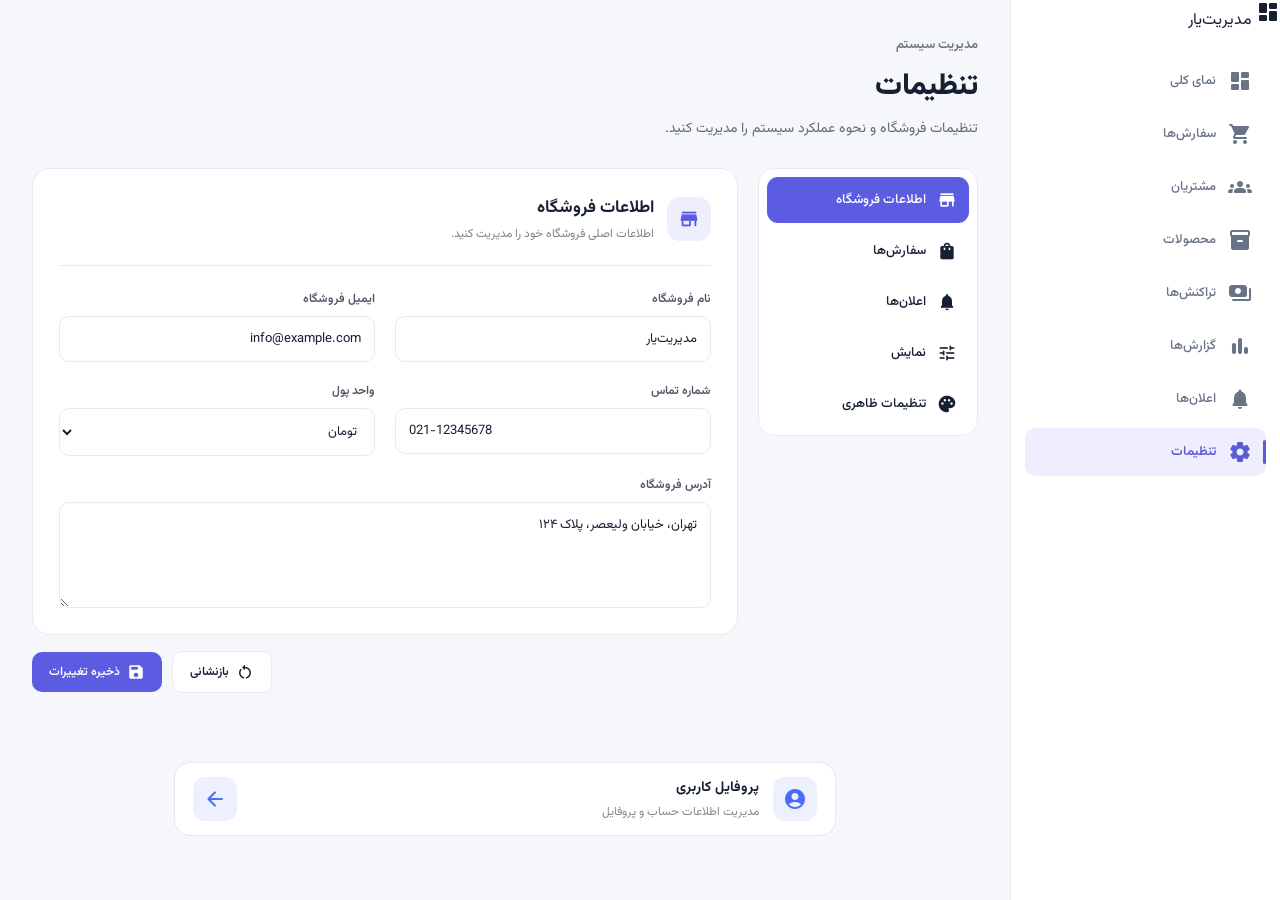
<file: pages/settings.html>
<!DOCTYPE html>
<html lang="fa" dir="rtl">

<head>
    <meta charset="UTF-8">
    <meta name="viewport" content="width=device-width, initial-scale=1.0">

    <title>تنظیمات | داشبورد مدیریت</title>

    <!-- Main CSS -->
    <link rel="stylesheet" href="../assets/css/index.css">

    <!-- Settings CSS -->
    <link rel="stylesheet" href="../assets/css/settings.css">

    <!-- Material Icons -->
    <link rel="stylesheet"
        href="https://fonts.googleapis.com/icon?family=Material+Icons+Round">

    <!-- Vazirmatn -->
    <link rel="preconnect" href="https://fonts.googleapis.com">
    <link rel="preconnect" href="https://fonts.gstatic.com" crossorigin>

    <link href="https://fonts.googleapis.com/css2?family=Vazirmatn:wght@400;500;600;700;800&display=swap"
        rel="stylesheet">
</head>

<body>

    <!-- ==============================
         SIDEBAR
    =============================== -->

    <aside class="sidebar" id="sidebar">

        <div class="sidebar-header">

            <div class="logo">
                <span class="material-icons-round">
                    dashboard
                </span>

                <span>
                    مدیریت‌یار
                </span>
            </div>

        </div>


        <nav class="sidebar-nav">

            <a href="../index.html" class="nav-item">
                <span class="material-icons-round">
                    dashboard
                </span>
                <span>نمای کلی</span>
            </a>

            <a href="orders.html" class="nav-item">
                <span class="material-icons-round">
                    shopping_cart
                </span>
                <span>سفارش‌ها</span>
            </a>

            <a href="customers.html" class="nav-item">
                <span class="material-icons-round">
                    groups
                </span>
                <span>مشتریان</span>
            </a>

            <a href="products.html" class="nav-item">
                <span class="material-icons-round">
                    inventory_2
                </span>
                <span>محصولات</span>
            </a>

            <a href="transactions.html" class="nav-item">
                <span class="material-icons-round">
                    payments
                </span>
                <span>تراکنش‌ها</span>
            </a>

            <a href="reports.html" class="nav-item">
                <span class="material-icons-round">
                    bar_chart
                </span>
                <span>گزارش‌ها</span>
            </a>

            <a href="notifications.html" class="nav-item">
                <span class="material-icons-round">
                    notifications
                </span>
                <span>اعلان‌ها</span>
            </a>

            <a href="settings.html" class="nav-item active">
                <span class="material-icons-round">
                    settings
                </span>
                <span>تنظیمات</span>
            </a>

        </nav>

    </aside>


    <!-- Overlay -->

    <div class="sidebar-overlay" id="sidebarOverlay"></div>


    <!-- Mobile Menu -->

    <button class="mobile-menu-btn" id="mobileMenuBtn">

        <span class="material-icons-round">
            menu
        </span>

    </button>


    <!-- ==============================
         MAIN
    =============================== -->

    <main class="main-content settings-page">


        <!-- PAGE HEADER -->

        <header class="settings-header">

            <div>

                <span class="page-label">
                    مدیریت سیستم
                </span>

                <h1>
                    تنظیمات
                </h1>

                <p>
                    تنظیمات فروشگاه و نحوه عملکرد سیستم را مدیریت کنید.
                </p>

            </div>

        </header>


        <!-- ==============================
             SETTINGS LAYOUT
        =============================== -->

        <div class="settings-layout">


            <!-- SETTINGS MENU -->

            <aside class="settings-menu">

                <button class="settings-tab active"
                    data-section="store">

                    <span class="material-icons-round">
                        store
                    </span>

                    <span>
                        اطلاعات فروشگاه
                    </span>

                </button>


                <button class="settings-tab"
                    data-section="orders">

                    <span class="material-icons-round">
                        shopping_bag
                    </span>

                    <span>
                        سفارش‌ها
                    </span>

                </button>


                <button class="settings-tab"
                    data-section="notifications">

                    <span class="material-icons-round">
                        notifications
                    </span>

                    <span>
                        اعلان‌ها
                    </span>

                </button>


                <button class="settings-tab"
                    data-section="display">

                    <span class="material-icons-round">
                        tune
                    </span>

                    <span>
                        نمایش
                    </span>

                </button>

                <button class="settings-tab"
                    data-section="appearance">
                
                    <span class="material-icons-round">
                        palette
                    </span>
                
                    <span>
                        تنظیمات ظاهری
                    </span>
                
                </button>

            </aside>


            <!-- SETTINGS CONTENT -->

            <section class="settings-content">


                <!-- ==============================
                     STORE
                =============================== -->

                <div class="settings-section active"
                    id="store">

                    <div class="section-title">

                        <div class="section-icon">
                            <span class="material-icons-round">
                                store
                            </span>
                        </div>

                        <div>

                            <h2>
                                اطلاعات فروشگاه
                            </h2>

                            <p>
                                اطلاعات اصلی فروشگاه خود را مدیریت کنید.
                            </p>

                        </div>

                    </div>


                    <div class="form-grid">


                        <div class="form-group">

                            <label>
                                نام فروشگاه
                            </label>

                            <input
                                type="text"
                                id="storeName"
                                value="مدیریت‌یار">

                        </div>


                        <div class="form-group">

                            <label>
                                ایمیل فروشگاه
                            </label>

                            <input
                                type="email"
                                id="storeEmail"
                                value="info@example.com">

                        </div>


                        <div class="form-group">

                            <label>
                                شماره تماس
                            </label>

                            <input
                                type="tel"
                                id="storePhone"
                                value="021-12345678">

                        </div>


                        <div class="form-group">

                            <label>
                                واحد پول
                            </label>

                            <select id="currency">

                                <option value="toman">
                                    تومان
                                </option>

                                <option value="rial">
                                    ریال
                                </option>

                                <option value="usd">
                                    دلار
                                </option>

                            </select>

                        </div>


                        <div class="form-group full">

                            <label>
                                آدرس فروشگاه
                            </label>

                            <textarea
                                id="storeAddress"
                                rows="4">تهران، خیابان ولیعصر، پلاک ۱۲۴</textarea>

                        </div>

                    </div>

                </div>


                <!-- ==============================
                     ORDERS
                =============================== -->

                <div class="settings-section"
                    id="orders">

                    <div class="section-title">

                        <div class="section-icon">

                            <span class="material-icons-round">
                                shopping_bag
                            </span>

                        </div>

                        <div>

                            <h2>
                                تنظیمات سفارش‌ها
                            </h2>

                            <p>
                                نحوه مدیریت و پردازش سفارش‌ها را مشخص کنید.
                            </p>

                        </div>

                    </div>


                    <div class="setting-list">


                        <div class="setting-row">

                            <div class="setting-info">

                                <strong>
                                    تأیید خودکار سفارش
                                </strong>

                                <span>
                                    سفارش‌های پرداخت‌شده به‌صورت خودکار تأیید شوند.
                                </span>

                            </div>

                            <label class="switch">

                                <input
                                    type="checkbox"
                                    id="autoConfirm"
                                    checked>

                                <span class="slider"></span>

                            </label>

                        </div>


                        <div class="setting-row">

                            <div class="setting-info">

                                <strong>
                                    فعال‌سازی لغو سفارش
                                </strong>

                                <span>
                                    مشتری بتواند سفارش خود را لغو کند.
                                </span>

                            </div>

                            <label class="switch">

                                <input
                                    type="checkbox"
                                    id="allowCancel"
                                    checked>

                                <span class="slider"></span>

                            </label>

                        </div>


                        <div class="setting-row">

                            <div class="setting-info">

                                <strong>
                                    ثبت سفارش بدون موجودی
                                </strong>

                                <span>
                                    امکان ثبت سفارش برای محصولات ناموجود.
                                </span>

                            </div>

                            <label class="switch">

                                <input
                                    type="checkbox"
                                    id="allowOutOfStock">

                                <span class="slider"></span>

                            </label>

                        </div>


                        <div class="form-group">

                            <label>
                                حداکثر زمان پرداخت
                            </label>

                            <select id="paymentTimeout">

                                <option value="15">
                                    ۱۵ دقیقه
                                </option>

                                <option value="30" selected>
                                    ۳۰ دقیقه
                                </option>

                                <option value="60">
                                    ۶۰ دقیقه
                                </option>

                                <option value="120">
                                    ۲ ساعت
                                </option>

                            </select>

                        </div>

                    </div>

                </div>


                <!-- ==============================
                     NOTIFICATIONS
                =============================== -->

                <div class="settings-section"
                    id="notifications">

                    <div class="section-title">

                        <div class="section-icon">

                            <span class="material-icons-round">
                                notifications
                            </span>

                        </div>

                        <div>

                            <h2>
                                تنظیمات اعلان‌ها
                            </h2>

                            <p>
                                نوع اعلان‌هایی که دریافت می‌کنید را کنترل کنید.
                            </p>

                        </div>

                    </div>


                    <div class="setting-list">


                        <div class="setting-row">

                            <div class="setting-info">

                                <strong>
                                    اعلان سفارش جدید
                                </strong>

                                <span>
                                    هنگام ثبت سفارش جدید اطلاع‌رسانی شود.
                                </span>

                            </div>

                            <label class="switch">

                                <input
                                    type="checkbox"
                                    id="newOrderNotification"
                                    checked>

                                <span class="slider"></span>

                            </label>

                        </div>


                        <div class="setting-row">

                            <div class="setting-info">

                                <strong>
                                    اعلان پرداخت
                                </strong>

                                <span>
                                    وضعیت پرداخت‌ها به شما اطلاع داده شود.
                                </span>

                            </div>

                            <label class="switch">

                                <input
                                    type="checkbox"
                                    id="paymentNotification"
                                    checked>

                                <span class="slider"></span>

                            </label>

                        </div>


                        <div class="setting-row">

                            <div class="setting-info">

                                <strong>
                                    هشدار موجودی کم
                                </strong>

                                <span>
                                    هنگام کاهش موجودی محصولات هشدار دریافت کنید.
                                </span>

                            </div>

                            <label class="switch">

                                <input
                                    type="checkbox"
                                    id="stockNotification"
                                    checked>

                                <span class="slider"></span>

                            </label>

                        </div>


                        <div class="setting-row">

                            <div class="setting-info">

                                <strong>
                                    اعلان‌های سیستمی
                                </strong>

                                <span>
                                    رویدادهای مهم سیستم را دریافت کنید.
                                </span>

                            </div>

                            <label class="switch">

                                <input
                                    type="checkbox"
                                    id="systemNotification"
                                    checked>

                                <span class="slider"></span>

                            </label>

                           
                        </div>

                    </div>

                </div>


                <!-- ==============================
                     DISPLAY
                =============================== -->

                <div class="settings-section"
                    id="display">

                    <div class="section-title">

                        <div class="section-icon">

                            <span class="material-icons-round">
                                tune
                            </span>

                        </div>

                        <div>

                            <h2>
                                تنظیمات نمایش
                            </h2>

                            <p>
                                نحوه نمایش اطلاعات در داشبورد را تنظیم کنید.
                            </p>

                        </div>

                    </div>


                    <div class="setting-list">


                        <div class="setting-row">

                            <div class="setting-info">

                                <strong>
                                    نمایش آمار سریع
                                </strong>

                                <span>
                                    کارت‌های آماری در صفحه اصلی نمایش داده شوند.
                                </span>

                            </div>

                            <label class="switch">

                                <input
                                    type="checkbox"
                                    id="showStats"
                                    checked>

                                <span class="slider"></span>

                            </label>

                        </div>


                        <div class="setting-row">

                            <div class="setting-info">

                                <strong>
                                    نمایش فعالیت‌های اخیر
                                </strong>

                                <span>
                                    فعالیت‌های اخیر در داشبورد نمایش داده شوند.
                                </span>

                            </div>

                            <label class="switch">

                                <input
                                    type="checkbox"
                                    id="showActivity"
                                    checked>

                                <span class="slider"></span>

                            </label>

                        </div>


                        <div class="form-group">

                            <label>
                                تعداد آیتم در هر صفحه
                            </label>

                            <select id="itemsPerPage">

                                <option value="10">
                                    ۱۰ آیتم
                                </option>

                                <option value="20" selected>
                                    ۲۰ آیتم
                                </option>

                                <option value="30">
                                    ۳۰ آیتم
                                </option>

                                <option value="50">
                                    ۵۰ آیتم
                                </option>

                            </select>

                        </div>

                    </div>

                </div>


                   <!-- ==============================
                         APPEARANCE
                    =============================== -->
                    
                    <div class="settings-section" id="appearance">
                    
                        <div class="section-title">
                    
                            <div class="section-icon">
                                <span class="material-icons-round">
                                    palette
                                </span>
                            </div>
                    
                            <div>
                                <h2>تنظیمات ظاهری</h2>
                    
                                <p>
                                    ظاهر و رنگ‌بندی داشبورد را شخصی‌سازی کنید.
                                </p>
                            </div>
                    
                        </div>
                    
                    
                        <!-- ==============================
                             THEME
                        =============================== -->
                    
                        <div class="appearance-block">
                    
                            <div class="appearance-block-header">
                    
                                <div>
                                    <strong>حالت نمایش</strong>
                    
                                    <span>
                                        حالت روشن یا تاریک رابط کاربری را انتخاب کنید.
                                    </span>
                                </div>
                    
                            </div>
                    
                    
                            <div class="theme-options">
                    
                                <button
                                    type="button"
                                    class="theme-option active"
                                    data-theme-option="light">
                    
                                    <div class="theme-preview light-preview">
                    
                                        <div class="preview-sidebar"></div>
                    
                                        <div class="preview-content">
                    
                                            <span></span>
                                            <span></span>
                                            <span></span>
                    
                                        </div>
                    
                                    </div>
                    
                                    <div class="theme-option-info">
                    
                                        <span class="material-icons-round">
                                            light_mode
                                        </span>
                    
                                        <div>
                                            <strong>حالت روشن</strong>
                                            <small>ظاهر روشن و ساده</small>
                                        </div>
                    
                                    </div>
                    
                                </button>
                    
                    
                                <button
                                    type="button"
                                    class="theme-option"
                                    data-theme-option="dark">
                    
                                    <div class="theme-preview dark-preview">
                    
                                        <div class="preview-sidebar"></div>
                    
                                        <div class="preview-content">
                    
                                            <span></span>
                                            <span></span>
                                            <span></span>
                    
                                        </div>
                    
                                    </div>
                    
                                    <div class="theme-option-info">
                    
                                        <span class="material-icons-round">
                                            dark_mode
                                        </span>
                    
                                        <div>
                                            <strong>حالت تاریک</strong>
                                            <small>مناسب استفاده در محیط کم‌نور</small>
                                        </div>
                    
                                    </div>
                    
                                </button>
                    
                            </div>
                    
                        </div>
                    
                    
                        <!-- ==============================
                             ACCENT COLOR
                        =============================== -->
                    
                        <div class="appearance-block">
                    
                            <div class="appearance-block-header">
                    
                                <div>
                    
                                    <strong>رنگ اصلی داشبورد</strong>
                    
                                    <span>
                                        رنگ اصلی رابط کاربری را انتخاب کنید.
                                    </span>
                    
                                </div>
                    
                                <div
                                    class="selected-color"
                                    id="selectedColorPreview">
                                </div>
                    
                            </div>
                    
                    
                            <div class="color-options">
                    
                                <button
                                    type="button"
                                    class="color-option active"
                                    data-color="blue"
                                    aria-label="آبی">
                    
                                    <span></span>
                    
                                </button>
                    
                    
                                <button
                                    type="button"
                                    class="color-option"
                                    data-color="purple"
                                    aria-label="بنفش">
                    
                                    <span></span>
                    
                                </button>
                    
                    
                                <button
                                    type="button"
                                    class="color-option"
                                    data-color="green"
                                    aria-label="سبز">
                    
                                    <span></span>
                    
                                </button>
                    
                    
                                <button
                                    type="button"
                                    class="color-option"
                                    data-color="orange"
                                    aria-label="نارنجی">
                    
                                    <span></span>
                    
                                </button>
                    
                    
                                <button
                                    type="button"
                                    class="color-option"
                                    data-color="red"
                                    aria-label="قرمز">
                    
                                    <span></span>
                    
                                </button>
                    
                            </div>
                    
                        </div>
                    
                    
                        <!-- ==============================
                             OTHER APPEARANCE SETTINGS
                        =============================== -->
                    
                        <div class="appearance-block">
                    
                            <div class="appearance-block-header">
                    
                                <div>
                    
                                    <strong>شخصی‌سازی رابط کاربری</strong>
                    
                                    <span>
                                        نحوه نمایش عناصر داشبورد را تنظیم کنید.
                                    </span>
                    
                                </div>
                    
                            </div>
                    
                    
                            <div class="setting-list">
                    
                    
                                <!-- UI Density -->
                    
                                <div class="setting-row">
                    
                                    <div class="setting-info">
                    
                                        <strong>
                                            تراکم رابط کاربری
                                        </strong>
                    
                                        <span>
                                            میزان فاصله بین عناصر داشبورد را مشخص کنید.
                                        </span>
                    
                                    </div>
                    
                                    <select id="uiDensity">
                    
                                        <option value="comfortable">
                                            راحت
                                        </option>
                    
                                        <option value="normal" selected>
                                            عادی
                                        </option>
                    
                                        <option value="compact">
                                            فشرده
                                        </option>
                    
                                    </select>
                    
                                </div>
                    
                    
                                <!-- Border Radius -->
                    
                                <div class="setting-row">
                    
                                    <div class="setting-info">
                    
                                        <strong>
                                            میزان گردی گوشه‌ها
                                        </strong>
                    
                                        <span>
                                            میزان گرد بودن کارت‌ها و عناصر رابط کاربری.
                                        </span>
                    
                                    </div>
                    
                                    <select id="borderRadius">
                    
                                        <option value="small">
                                            کم
                                        </option>
                    
                                        <option value="medium" selected>
                                            متوسط
                                        </option>
                    
                                        <option value="large">
                                            زیاد
                                        </option>
                    
                                    </select>
                    
                                </div>
                    
                    
                                <!-- Card Shadow -->
                    
                                <div class="setting-row">
                    
                                    <div class="setting-info">
                    
                                        <strong>
                                            سایه کارت‌ها
                                        </strong>
                    
                                        <span>
                                            میزان سایه اطراف کارت‌های داشبورد.
                                        </span>
                    
                                    </div>
                    
                                    <select id="cardShadow">
                    
                                        <option value="none">
                                            بدون سایه
                                        </option>
                    
                                        <option value="soft" selected>
                                            نرم
                                        </option>
                    
                                        <option value="strong">
                                            پررنگ
                                        </option>
                    
                                    </select>
                    
                                </div>
                    
                    
                                <!-- Sidebar -->
                    
                                <div class="setting-row">
                    
                                    <div class="setting-info">
                    
                                        <strong>
                                            سبک نوار کناری
                                        </strong>
                    
                                        <span>
                                            ظاهر کلی Sidebar داشبورد را انتخاب کنید.
                                        </span>
                    
                                    </div>
                    
                                    <select id="sidebarStyle">
                    
                                        <option value="classic" selected>
                                            کلاسیک
                                        </option>
                    
                                        <option value="minimal">
                                            مینیمال
                                        </option>
                    
                                        <option value="modern">
                                            مدرن
                                        </option>
                    
                                    </select>
                    
                                </div>
                    
                    
                                <!-- Font -->
                    
                                <div class="setting-row">
                    
                                    <div class="setting-info">
                    
                                        <strong>
                                            اندازه نوشته‌ها
                                        </strong>
                    
                                        <span>
                                            اندازه کلی نوشته‌های رابط کاربری.
                                        </span>
                    
                                    </div>
                    
                                    <select id="fontSize">
                    
                                        <option value="small">
                                            کوچک
                                        </option>
                    
                                        <option value="normal" selected>
                                            عادی
                                        </option>
                    
                                        <option value="large">
                                            بزرگ
                                        </option>
                    
                                    </select>
                    
                                </div>
                    
                    
                                <!-- Animation -->
                    
                                <div class="setting-row">
                    
                                    <div class="setting-info">
                    
                                        <strong>
                                            انیمیشن‌های رابط کاربری
                                        </strong>
                    
                                        <span>
                                            حرکت‌های نرم هنگام تعامل با عناصر داشبورد.
                                        </span>
                    
                                    </div>
                    
                                    <label class="switch">
                    
                                        <input
                                            type="checkbox"
                                            id="uiAnimations"
                                            checked>
                    
                                        <span class="slider"></span>
                    
                                    </label>
                    
                                </div>
                    
                    
                            </div>
                    
                        </div>
                    
                    </div>         
                            

                <!-- ACTIONS -->

                <div class="settings-actions">

                    <button class="reset-btn"
                        id="resetSettings">

                        <span class="material-icons-round">
                            restart_alt
                        </span>

                        بازنشانی

                    </button>


                    <button class="save-btn"
                        id="saveSettings">

                        <span class="material-icons-round">
                            save
                        </span>

                        ذخیره تغییرات

                    </button>

                </div>


                <!-- SUCCESS MESSAGE -->

                <div class="save-message"
                    id="saveMessage">

                    <span class="material-icons-round">
                        check_circle
                    </span>

                    تنظیمات با موفقیت ذخیره شد.

                </div>

                </div>

                <!-- PROFILE BUTTON -->
                
                <div class="profile-action">
                
                    <a href="profile.html" class="profile-button">
                
                        <span class="material-icons-round">
                            account_circle
                        </span>
                
                        <span class="profile-button-text">
                            <strong>پروفایل کاربری</strong>
                            <small>مدیریت اطلاعات حساب و پروفایل</small>
                        </span>
                
                        <span class="material-icons-round profile-arrow">
                            arrow_back
                        </span>
                
                    </a>
                
                </div>

            </section>

        </div>

    </main>


    <!-- ==============================
         MOBILE NAV
    =============================== -->

    <nav class="mobile-nav">

        <a href="../index.html" class="nav-item">

            <span class="material-icons-round">
                dashboard
            </span>

            <span>
                خانه
            </span>

        </a>


        <a href="orders.html" class="nav-item">

            <span class="material-icons-round">
                shopping_cart
            </span>

            <span>
                سفارش‌ها
            </span>

        </a>


        <a href="notifications.html" class="nav-item">

            <span class="material-icons-round">
                notifications
            </span>

            <span>
                اعلان‌ها
            </span>

        </a>


        <a href="settings.html" class="nav-item active">

            <span class="material-icons-round">
                settings
            </span>

            <span>
                تنظیمات
            </span>

        </a>

    </nav>


    <!-- JS -->

    <script src="../assets/js/app.js"></script>
    <script src="../assets/js/settings.js"></script>

</body>

</html>
</file>
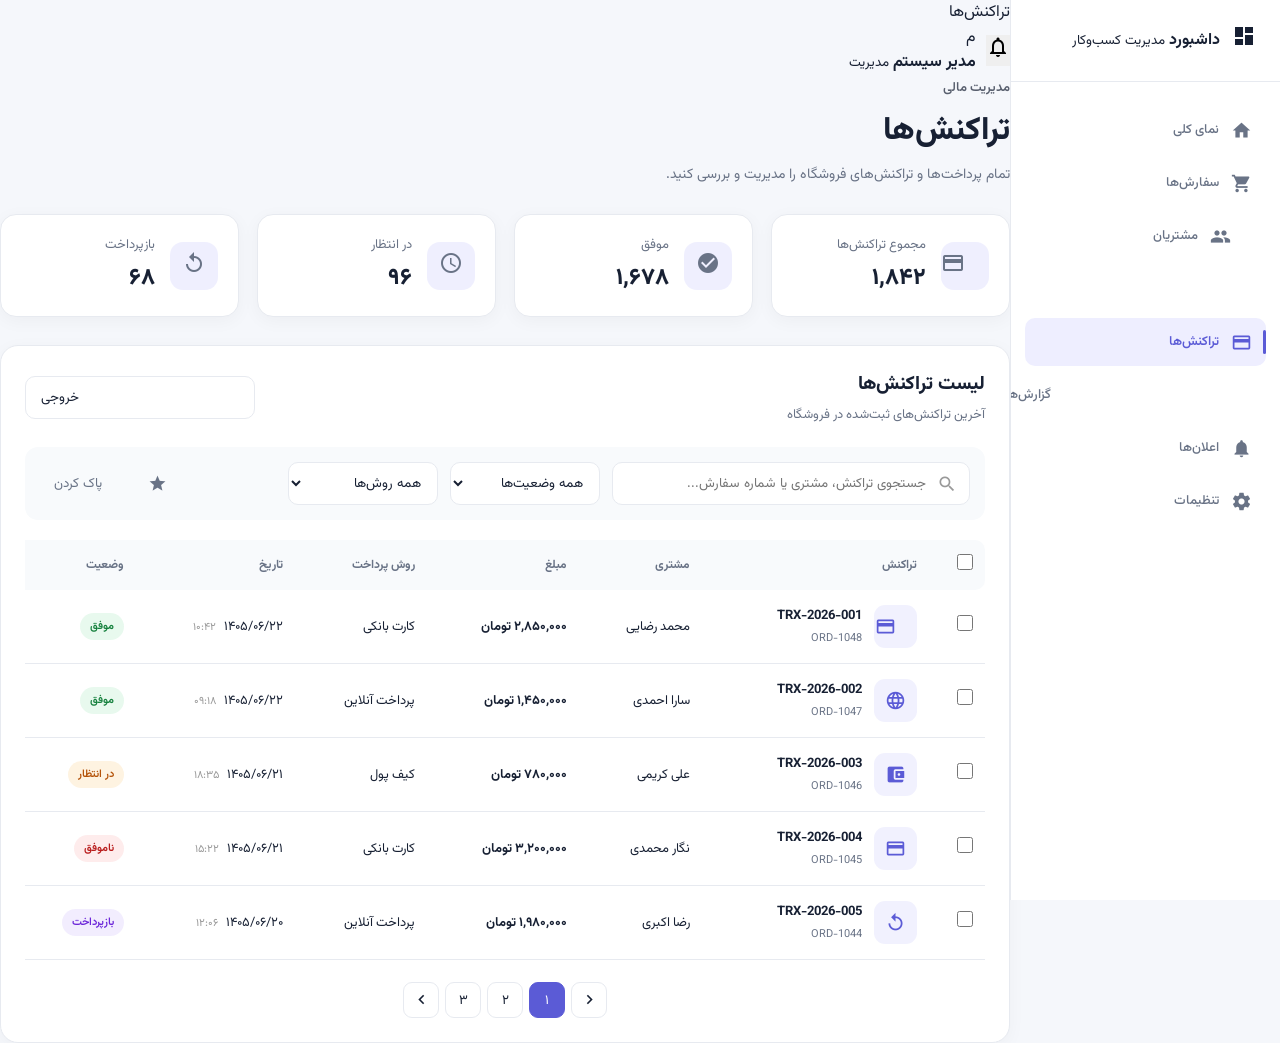
<file: pages/transactions.html>
<!DOCTYPE html>
<html lang="fa" dir="rtl">
<head>
    <meta charset="UTF-8">
    <meta name="viewport" content="width=device-width, initial-scale=1.0">

    <title>تراکنش‌ها | داشبورد</title>

    <link rel="preconnect" href="https://fonts.googleapis.com">
    <link rel="preconnect" href="https://fonts.gstatic.com" crossorigin>

    <link
        href="https://fonts.googleapis.com/css2?family=Vazirmatn:wght@400;500;600;700;800&display=swap"
        rel="stylesheet"
    >

    <link
        href="https://fonts.googleapis.com/icon?family=Material+Icons"
        rel="stylesheet"
    >

    <!-- Main CSS -->
    <link rel="stylesheet" href="../assets/css/index.css">

    <!-- Transactions CSS -->
    <link rel="stylesheet" href="../assets/css/transactions.css">
</head>

<body>

    <!-- ================= SIDEBAR ================= -->

    <aside class="sidebar" id="sidebar">

        <div class="sidebar-logo">

            <div class="logo-icon">
                <span class="material-icons">dashboard</span>
            </div>

            <div>
                <strong>داشبورد</strong>
                <small>مدیریت کسب‌وکار</small>
            </div>

        </div>


        <nav class="sidebar-nav">

            <a href="../index.html" class="nav-item">
                <span class="material-icons">home</span>
                <span>نمای کلی</span>
            </a>

            <a href="orders.html" class="nav-item">
                <span class="material-icons">shopping_cart</span>
                <span>سفارش‌ها</span>
            </a>

            <a href="customers.html" class="nav-item">
                <span class="material-icons">groups</span>
                <span>مشتریان</span>
            </a>

            <a href="products.html" class="nav-item">
                <span class="material-icons">inventory_2</span>
                <span>محصولات</span>
            </a>

            <a href="transactions.html" class="nav-item active">
                <span class="material-icons">credit_card</span>
                <span>تراکنش‌ها</span>
            </a>

            <a href="reports.html" class="nav-item">
                <span class="material-icons">bar_chart</span>
                <span>گزارش‌ها</span>
            </a>

            <a href="notifications.html" class="nav-item">
                <span class="material-icons">notifications</span>
                <span>اعلان‌ها</span>
            </a>

            <a href="settings.html" class="nav-item">
                <span class="material-icons">settings</span>
                <span>تنظیمات</span>
            </a>

        </nav>

    </aside>


    <!-- Overlay -->

    <div class="sidebar-overlay" id="sidebarOverlay"></div>


    <!-- ================= MAIN ================= -->

    <div class="app-shell">

        <!-- HEADER -->

        <header class="top-header">

            <button
                class="mobile-menu-btn"
                id="mobileMenuBtn"
            >
                <span class="material-icons">menu</span>
            </button>


            <div class="header-title">
                <span>تراکنش‌ها</span>
            </div>


            <div class="header-actions">

                <button class="header-icon-btn">
                    <span class="material-icons">
                        notifications_none
                    </span>
                </button>


                <div class="header-user">

                    <div class="header-avatar">
                        م
                    </div>

                    <div class="header-user-info">
                        <strong>مدیر سیستم</strong>
                        <small>مدیریت</small>
                    </div>

                </div>

            </div>

        </header>


        <!-- ================= CONTENT ================= -->

        <main class="page-content">

            <!-- INTRO -->

            <section class="transactions-intro">

                <div>

                    <span class="page-kicker">
                        مدیریت مالی
                    </span>

                    <h1>
                        تراکنش‌ها
                    </h1>

                    <p>
                        تمام پرداخت‌ها و تراکنش‌های فروشگاه را مدیریت و بررسی کنید.
                    </p>

                </div>

            </section>


            <!-- ================= STATS ================= -->

            <section class="transaction-stats">

                <div class="transaction-stat-card">

                    <div class="transaction-stat-icon">
                        <span class="material-icons">
                            payments
                        </span>
                    </div>

                    <div>
                        <span>مجموع تراکنش‌ها</span>
                        <strong>۱,۸۴۲</strong>
                    </div>

                </div>


                <div class="transaction-stat-card">

                    <div class="transaction-stat-icon">
                        <span class="material-icons">
                            check_circle
                        </span>
                    </div>

                    <div>
                        <span>موفق</span>
                        <strong>۱,۶۷۸</strong>
                    </div>

                </div>


                <div class="transaction-stat-card">

                    <div class="transaction-stat-icon">
                        <span class="material-icons">
                            schedule
                        </span>
                    </div>

                    <div>
                        <span>در انتظار</span>
                        <strong>۹۶</strong>
                    </div>

                </div>


                <div class="transaction-stat-card">

                    <div class="transaction-stat-icon">
                        <span class="material-icons">
                            replay
                        </span>
                    </div>

                    <div>
                        <span>بازپرداخت</span>
                        <strong>۶۸</strong>
                    </div>

                </div>

            </section>


            <!-- ================= TRANSACTIONS ================= -->

            <section class="transactions-section">

                <div class="section-heading">

                    <div>
                        <h2>
                            لیست تراکنش‌ها
                        </h2>

                        <p>
                            آخرین تراکنش‌های ثبت‌شده در فروشگاه
                        </p>
                    </div>

                    <button
                        class="secondary-btn"
                        id="exportTransactionsBtn"
                    >
                        <span class="material-icons">
                            download
                        </span>

                        خروجی
                    </button>

                </div>


                <!-- TOOLBAR -->

                <div class="transactions-toolbar">

                    <div class="transaction-search">

                        <span class="material-icons">
                            search
                        </span>

                        <input
                            type="text"
                            id="transactionSearch"
                            placeholder="جستجوی تراکنش، مشتری یا شماره سفارش..."
                        >

                    </div>


                    <select id="transactionStatusFilter">

                        <option value="all">
                            همه وضعیت‌ها
                        </option>

                        <option value="success">
                            موفق
                        </option>

                        <option value="failed">
                            ناموفق
                        </option>

                        <option value="pending">
                            در انتظار
                        </option>

                        <option value="refunded">
                            بازپرداخت
                        </option>

                    </select>


                    <select id="transactionMethodFilter">

                        <option value="all">
                            همه روش‌ها
                        </option>

                        <option value="card">
                            کارت بانکی
                        </option>

                        <option value="online">
                            پرداخت آنلاین
                        </option>

                        <option value="wallet">
                            کیف پول
                        </option>

                    </select>


                    <button
                        class="reset-btn"
                        id="resetTransactionFilters"
                    >

                        <span class="material-icons">
                            restart_alt
                        </span>

                        پاک کردن

                    </button>

                </div>


                <!-- TABLE -->

                <div class="transactions-table-wrapper">

                    <table class="transactions-table">

                        <thead>

                            <tr>

                                <th>
                                    <input
                                        type="checkbox"
                                        id="selectAllTransactions"
                                    >
                                </th>

                                <th>
                                    تراکنش
                                </th>

                                <th>
                                    مشتری
                                </th>

                                <th>
                                    مبلغ
                                </th>

                                <th>
                                    روش پرداخت
                                </th>

                                <th>
                                    تاریخ
                                </th>

                                <th>
                                    وضعیت
                                </th>

                                <th>
                                    عملیات
                                </th>

                            </tr>

                        </thead>


                        <tbody id="transactionsTableBody">


                            <!-- TRANSACTION 1 -->

                            <tr
                                data-status="success"
                                data-method="card"
                                data-search="TRX-2026-001 محمد رضایی ORD-1048"
                            >

                                <td>
                                    <input
                                        type="checkbox"
                                        class="transaction-checkbox"
                                    >
                                </td>


                                <td>

                                    <div class="transaction-info">

                                        <div class="transaction-icon">
                                            <span class="material-icons">
                                                payments
                                            </span>
                                        </div>

                                        <div>
                                            <strong>
                                                TRX-2026-001
                                            </strong>

                                            <small>
                                                ORD-1048
                                            </small>
                                        </div>

                                    </div>

                                </td>


                                <td>
                                    محمد رضایی
                                </td>


                                <td>
                                    <strong>
                                        ۲,۸۵۰,۰۰۰ تومان
                                    </strong>
                                </td>


                                <td>
                                    کارت بانکی
                                </td>


                                <td>
                                    ۱۴۰۵/۰۶/۲۲
                                    <small class="transaction-time">
                                        ۱۰:۴۲
                                    </small>
                                </td>


                                <td>
                                    <span class="transaction-status status-success">
                                        موفق
                                    </span>
                                </td>


                                <td>

                                    <div class="transaction-actions">

                                        <button
                                            class="table-action view-transaction"
                                            title="مشاهده"
                                        >
                                            <span class="material-icons">
                                                visibility
                                            </span>
                                        </button>

                                    </div>

                                </td>

                            </tr>


                            <!-- TRANSACTION 2 -->

                            <tr
                                data-status="success"
                                data-method="online"
                                data-search="TRX-2026-002 سارا احمدی ORD-1047"
                            >

                                <td>
                                    <input
                                        type="checkbox"
                                        class="transaction-checkbox"
                                    >
                                </td>


                                <td>

                                    <div class="transaction-info">

                                        <div class="transaction-icon">
                                            <span class="material-icons">
                                                language
                                            </span>
                                        </div>

                                        <div>
                                            <strong>
                                                TRX-2026-002
                                            </strong>

                                            <small>
                                                ORD-1047
                                            </small>
                                        </div>

                                    </div>

                                </td>


                                <td>
                                    سارا احمدی
                                </td>


                                <td>
                                    <strong>
                                        ۱,۴۵۰,۰۰۰ تومان
                                    </strong>
                                </td>


                                <td>
                                    پرداخت آنلاین
                                </td>


                                <td>
                                    ۱۴۰۵/۰۶/۲۲
                                    <small class="transaction-time">
                                        ۰۹:۱۸
                                    </small>
                                </td>


                                <td>
                                    <span class="transaction-status status-success">
                                        موفق
                                    </span>
                                </td>


                                <td>

                                    <div class="transaction-actions">

                                        <button
                                            class="table-action view-transaction"
                                        >
                                            <span class="material-icons">
                                                visibility
                                            </span>
                                        </button>

                                    </div>

                                </td>

                            </tr>


                            <!-- TRANSACTION 3 -->

                            <tr
                                data-status="pending"
                                data-method="wallet"
                                data-search="TRX-2026-003 علی کریمی ORD-1046"
                            >

                                <td>
                                    <input
                                        type="checkbox"
                                        class="transaction-checkbox"
                                    >
                                </td>


                                <td>

                                    <div class="transaction-info">

                                        <div class="transaction-icon">
                                            <span class="material-icons">
                                                account_balance_wallet
                                            </span>
                                        </div>

                                        <div>
                                            <strong>
                                                TRX-2026-003
                                            </strong>

                                            <small>
                                                ORD-1046
                                            </small>
                                        </div>

                                    </div>

                                </td>


                                <td>
                                    علی کریمی
                                </td>


                                <td>
                                    <strong>
                                        ۷۸۰,۰۰۰ تومان
                                    </strong>
                                </td>


                                <td>
                                    کیف پول
                                </td>


                                <td>
                                    ۱۴۰۵/۰۶/۲۱
                                    <small class="transaction-time">
                                        ۱۸:۳۵
                                    </small>
                                </td>


                                <td>
                                    <span class="transaction-status status-pending">
                                        در انتظار
                                    </span>
                                </td>


                                <td>

                                    <div class="transaction-actions">

                                        <button
                                            class="table-action view-transaction"
                                        >
                                            <span class="material-icons">
                                                visibility
                                            </span>
                                        </button>

                                    </div>

                                </td>

                            </tr>


                            <!-- TRANSACTION 4 -->

                            <tr
                                data-status="failed"
                                data-method="card"
                                data-search="TRX-2026-004 نگار محمدی ORD-1045"
                            >

                                <td>
                                    <input
                                        type="checkbox"
                                        class="transaction-checkbox"
                                    >
                                </td>


                                <td>

                                    <div class="transaction-info">

                                        <div class="transaction-icon">
                                            <span class="material-icons">
                                                credit_card
                                            </span>
                                        </div>

                                        <div>
                                            <strong>
                                                TRX-2026-004
                                            </strong>

                                            <small>
                                                ORD-1045
                                            </small>
                                        </div>

                                    </div>

                                </td>


                                <td>
                                    نگار محمدی
                                </td>


                                <td>
                                    <strong>
                                        ۳,۲۰۰,۰۰۰ تومان
                                    </strong>
                                </td>


                                <td>
                                    کارت بانکی
                                </td>


                                <td>
                                    ۱۴۰۵/۰۶/۲۱
                                    <small class="transaction-time">
                                        ۱۵:۲۲
                                    </small>
                                </td>


                                <td>
                                    <span class="transaction-status status-failed">
                                        ناموفق
                                    </span>
                                </td>


                                <td>

                                    <div class="transaction-actions">

                                        <button
                                            class="table-action view-transaction"
                                        >
                                            <span class="material-icons">
                                                visibility
                                            </span>
                                        </button>

                                    </div>

                                </td>

                            </tr>


                            <!-- TRANSACTION 5 -->

                            <tr
                                data-status="refunded"
                                data-method="online"
                                data-search="TRX-2026-005 رضا اکبری ORD-1044"
                            >

                                <td>
                                    <input
                                        type="checkbox"
                                        class="transaction-checkbox"
                                    >
                                </td>


                                <td>

                                    <div class="transaction-info">

                                        <div class="transaction-icon">
                                            <span class="material-icons">
                                                replay
                                            </span>
                                        </div>

                                        <div>
                                            <strong>
                                                TRX-2026-005
                                            </strong>

                                            <small>
                                                ORD-1044
                                            </small>
                                        </div>

                                    </div>

                                </td>


                                <td>
                                    رضا اکبری
                                </td>


                                <td>
                                    <strong>
                                        ۱,۹۸۰,۰۰۰ تومان
                                    </strong>
                                </td>


                                <td>
                                    پرداخت آنلاین
                                </td>


                                <td>
                                    ۱۴۰۵/۰۶/۲۰
                                    <small class="transaction-time">
                                        ۱۲:۰۶
                                    </small>
                                </td>


                                <td>
                                    <span class="transaction-status status-refunded">
                                        بازپرداخت
                                    </span>
                                </td>


                                <td>

                                    <div class="transaction-actions">

                                        <button
                                            class="table-action view-transaction"
                                        >
                                            <span class="material-icons">
                                                visibility
                                            </span>
                                        </button>

                                    </div>

                                </td>

                            </tr>

                        </tbody>

                    </table>

                </div>


                <!-- EMPTY STATE -->

                <div
                    class="transactions-empty"
                    id="transactionsEmpty"
                >

                    <span class="material-icons">
                        receipt_long
                    </span>

                    <h3>
                        تراکنشی پیدا نشد
                    </h3>

                    <p>
                        جستجو یا فیلترهای انتخاب‌شده نتیجه‌ای ندارند.
                    </p>

                </div>


                <!-- PAGINATION -->

                <div class="transactions-pagination">

                    <button class="pagination-btn">

                        <span class="material-icons">
                            chevron_right
                        </span>

                    </button>


                    <button class="pagination-btn active">
                        ۱
                    </button>

                    <button class="pagination-btn">
                        ۲
                    </button>

                    <button class="pagination-btn">
                        ۳
                    </button>


                    <button class="pagination-btn">

                        <span class="material-icons">
                            chevron_left
                        </span>

                    </button>

                </div>

            </section>

        </main>

    </div>


    <!-- ================= MOBILE NAV ================= -->

    <nav class="mobile-nav">

        <a
            href="../index.html"
            class="mobile-nav-item"
        >
            <span class="material-icons">
                home
            </span>

            <small>
                خانه
            </small>
        </a>


        <a
            href="orders.html"
            class="mobile-nav-item"
        >
            <span class="material-icons">
                shopping_cart
            </span>

            <small>
                سفارش‌ها
            </small>
        </a>


        <a
            href="customers.html"
            class="mobile-nav-item"
        >
            <span class="material-icons">
                groups
            </span>

            <small>
                مشتریان
            </small>
        </a>


        <a
            href="products.html"
            class="mobile-nav-item"
        >
            <span class="material-icons">
                inventory_2
            </span>

            <small>
                محصولات
            </small>
        </a>


        <a
            href="transactions.html"
            class="mobile-nav-item active"
        >
            <span class="material-icons">
                credit_card
            </span>

            <small>
                تراکنش‌ها
            </small>
        </a>

    </nav>


    <!-- Main JS -->

    <script src="../assets/js/app.js"></script>

    <!-- Transactions JS -->

    <script src="../assets/js/transactions.js"></script>

</body>
</html>
</file>
<file: assets/css/index.css>
/* =========================================
   ROOT
========================================= */

:root {

    --font-family: "Vazirmatn", sans-serif;

    --bg: #f5f7fb;
    --surface: #ffffff;
    --surface-soft: #f8fafc;

    --text: #172033;
    --text-secondary: #697386;
    --text-muted: #98a2b3;

    --border: #e7eaf0;

    --primary: #5b5bd6;
    --primary-dark: #4949bd;
    --primary-soft: #eeeeff;

    --success: #16a34a;
    --danger: #dc2626;
    --warning: #d97706;

    --sidebar-width: 270px;
    --header-height: 82px;

    --radius-sm: 10px;
    --radius-md: 14px;
    --radius-lg: 20px;

    --shadow-sm:
        0 2px 8px rgba(16, 24, 40, 0.04);

    --shadow-md:
        0 8px 24px rgba(16, 24, 40, 0.06);

    --transition:
        0.25s ease;
}


/* =========================================
   RESET
========================================= */

* {
    margin: 0;
    padding: 0;
    box-sizing: border-box;
}

html {
    font-size: 16px;
    scroll-behavior: smooth;
}

body {
    min-height: 100vh;

    font-family: var(--font-family);

    background: var(--bg);
    color: var(--text);

    direction: rtl;

    -webkit-font-smoothing: antialiased;
}

button,
input,
textarea,
select {
    font-family: inherit;
}

button {
    border: none;
    cursor: pointer;
}

a {
    color: inherit;
    text-decoration: none;
}


/* =========================================
   APP
========================================= */

.app {
    min-height: 100vh;
}


/* =========================================
   SIDEBAR
========================================= */

.sidebar {

    position: fixed;

    top: 0;
    right: 0;
    bottom: 0;

    width: var(--sidebar-width);

    display: flex;
    flex-direction: column;

    background: var(--surface);

    border-left: 1px solid var(--border);

    z-index: 100;

    transition:
        transform var(--transition),
        box-shadow var(--transition);
}


/* =========================================
   LOGO
========================================= */

.sidebar-logo {

    height: var(--header-height);

    display: flex;
    align-items: center;

    gap: 12px;

    padding: 0 24px;

    border-bottom: 1px solid var(--border);
}

.logo-mark {

    width: 42px;
    height: 42px;

    display: flex;
    align-items: center;
    justify-content: center;

    border-radius: 12px;

    background: var(--primary);
    color: #fff;
}

.logo-mark .material-icons {
    font-size: 22px;
}

.logo-text {

    display: flex;
    flex-direction: column;

    line-height: 1.3;
}

.logo-text strong {
    font-size: 16px;
    font-weight: 800;
}

.logo-text span {
    margin-top: 2px;

    font-size: 11px;
    color: var(--text-muted);
}


/* =========================================
   SIDEBAR NAV
========================================= */

.sidebar-nav {

    flex: 1;

    padding: 24px 14px;

    overflow-y: auto;
}

.nav-section + .nav-section {
    margin-top: 30px;
}

.nav-section-title {

    display: block;

    padding: 0 14px 10px;

    font-size: 11px;
    font-weight: 600;

    color: var(--text-muted);
}

.nav-item {

    position: relative;

    height: 48px;

    display: flex;
    align-items: center;

    gap: 12px;

    padding: 0 14px;

    margin-bottom: 5px;

    border-radius: var(--radius-sm);

    color: var(--text-secondary);

    font-size: 13px;
    font-weight: 500;

    transition:
        background var(--transition),
        color var(--transition);
}

.nav-item .material-icons {

    font-size: 21px;

    transition:
        color var(--transition),
        transform var(--transition);
}

.nav-item:hover {

    background: var(--surface-soft);

    color: var(--text);
}

.nav-item.active {

    background: var(--primary-soft);

    color: var(--primary);

    font-weight: 600;
}

.nav-item.active .material-icons {
    color: var(--primary);
}

.nav-item.active::before {

    content: "";

    position: absolute;

    right: 0;

    width: 3px;
    height: 24px;

    border-radius: 5px;

    background: var(--primary);
}

.nav-label {
    flex: 1;
}

.nav-badge {

    min-width: 23px;
    height: 23px;

    display: flex;
    align-items: center;
    justify-content: center;

    padding: 0 6px;

    border-radius: 7px;

    background: var(--primary);

    color: #fff;

    font-size: 10px;
    font-weight: 700;
}

.notification-dot {

    width: 7px;
    height: 7px;

    border-radius: 50%;

    background: var(--danger);
}


/* =========================================
   SIDEBAR FOOTER
========================================= */

.sidebar-footer {

    padding: 16px;

    border-top: 1px solid var(--border);
}

.sidebar-help {

    display: flex;
    align-items: center;

    gap: 10px;

    padding: 13px;

    border-radius: var(--radius-md);

    background: var(--surface-soft);

    color: var(--text-secondary);
}

.sidebar-help .material-icons {
    font-size: 20px;
}

.sidebar-help div {

    display: flex;
    flex-direction: column;
}

.sidebar-help strong {
    font-size: 11px;
    color: var(--text);
}

.sidebar-help span {
    margin-top: 3px;
    font-size: 10px;
}


/* =========================================
   MAIN
========================================= */

.main {

    min-height: 100vh;

    margin-right: var(--sidebar-width);

    transition: margin var(--transition);
}


/* =========================================
   HEADER
========================================= */

.header {

    height: var(--header-height);

    display: flex;
    align-items: center;

    justify-content: space-between;

    padding: 0 34px;

    background: var(--surface);

    border-bottom: 1px solid var(--border);
}


/* Header title */

.header-title {

    display: flex;
    flex-direction: column;

    gap: 2px;
}

.breadcrumb {

    font-size: 10px;

    color: var(--text-muted);
}

.header-title h1 {

    font-size: 18px;
    font-weight: 700;
}


/* Header actions */

.header-actions {

    display: flex;
    align-items: center;

    gap: 10px;
}

.icon-button {

    position: relative;

    width: 42px;
    height: 42px;

    display: flex;
    align-items: center;
    justify-content: center;

    border-radius: 11px;

    background: transparent;

    color: var(--text-secondary);

    transition:
        background var(--transition),
        color var(--transition);
}

.icon-button:hover {

    background: var(--surface-soft);

    color: var(--text);
}

.icon-button .material-icons {
    font-size: 21px;
}

.mobile-menu-btn {
    display: none;
}


/* Notification */

.notification-button {
    position: relative;
}

.notification-count {

    position: absolute;

    top: 3px;
    right: 3px;

    min-width: 16px;
    height: 16px;

    display: flex;
    align-items: center;
    justify-content: center;

    padding: 0 4px;

    border-radius: 50%;

    background: var(--danger);

    color: #fff;

    font-size: 8px;
    font-weight: 700;

    border: 2px solid var(--surface);
}

.header-divider {

    width: 1px;
    height: 30px;

    margin: 0 8px;

    background: var(--border);
}


/* Profile */

.profile-button {

    display: flex;
    align-items: center;

    gap: 10px;

    background: transparent;

    color: var(--text);

    padding: 5px;

    border-radius: 12px;
}

.profile-button:hover {
    background: var(--surface-soft);
}

.profile-avatar {

    width: 38px;
    height: 38px;

    display: flex;
    align-items: center;
    justify-content: center;

    border-radius: 11px;

    background: var(--primary-soft);

    color: var(--primary);

    font-size: 14px;
    font-weight: 700;
}

.profile-info {

    display: flex;
    flex-direction: column;

    align-items: flex-start;

    line-height: 1.4;
}

.profile-info strong {
    font-size: 11px;
}

.profile-info span {
    font-size: 9px;
    color: var(--text-muted);
}

.profile-arrow {
    font-size: 18px;
    color: var(--text-muted);
}


/* =========================================
   CONTENT
========================================= */

.content {

    padding: 34px;
}

.content-header {

    display: flex;
    align-items: flex-end;

    justify-content: space-between;

    gap: 20px;

    margin-bottom: 30px;
}

.content-eyebrow {

    display: block;

    margin-bottom: 6px;

    font-size: 11px;
    font-weight: 500;

    color: var(--primary);
}

.content-header h2 {

    font-size: 26px;
    font-weight: 800;

    line-height: 1.4;
}

.content-header p {

    margin-top: 6px;

    color: var(--text-secondary);

    font-size: 12px;
}


/* =========================================
   BUTTON
========================================= */

.primary-button {

    height: 44px;

    display: inline-flex;
    align-items: center;
    justify-content: center;

    gap: 8px;

    padding: 0 18px;

    border-radius: 11px;

    background: var(--primary);

    color: #fff;

    font-size: 12px;
    font-weight: 600;

    box-shadow: var(--shadow-sm);

    transition:
        background var(--transition),
        transform var(--transition);
}

.primary-button:hover {

    background: var(--primary-dark);

    transform: translateY(-1px);
}

.primary-button .material-icons {
    font-size: 18px;
}


/* =========================================
   PLACEHOLDER
========================================= */

.dashboard-placeholder {

    min-height: 360px;

    display: flex;
    flex-direction: column;

    align-items: center;
    justify-content: center;

    text-align: center;

    padding: 40px;

    border: 1px dashed var(--border);

    border-radius: var(--radius-lg);

    background: var(--surface);
}

.dashboard-placeholder .material-icons {

    width: 64px;
    height: 64px;

    display: flex;
    align-items: center;
    justify-content: center;

    margin-bottom: 16px;

    border-radius: 18px;

    background: var(--primary-soft);

    color: var(--primary);

    font-size: 30px;
}

.dashboard-placeholder h3 {

    font-size: 16px;

    font-weight: 700;
}

.dashboard-placeholder p {

    max-width: 430px;

    margin-top: 8px;

    color: var(--text-secondary);

    font-size: 11px;

    line-height: 2;
}


/* =========================================
   MOBILE NAV
========================================= */

.mobile-nav {
    display: none;
}

.sidebar-overlay {
    display: none;
}


/* =========================================
   RESPONSIVE
========================================= */

@media (max-width: 1000px) {

    :root {
        --sidebar-width: 235px;
    }

    .main-content {
    width: calc(100% - var(--sidebar-width));
    margin-right: var(--sidebar-width);
}

.app-shell .main-content {
    width: 100%;
    margin-right: 0;
}

    .header {
        padding: 0 24px;
    }

    .content {
        padding: 28px 24px;
    }

    .profile-info,
    .profile-arrow {
        display: none;
    }

}


@media (max-width: 760px) {

    :root {
        --header-height: 70px;
    }


    /* Sidebar */

    .sidebar {

        transform: translateX(100%);

        width: 280px;

        box-shadow: none;
    }

    .sidebar.open {

        transform: translateX(0);

        box-shadow:
            -10px 0 40px rgba(0, 0, 0, 0.12);
    }


    /* Overlay */

    .sidebar-overlay {

        position: fixed;

        inset: 0;

        display: block;

        background: rgba(15, 23, 42, 0.35);

        opacity: 0;
        visibility: hidden;

        z-index: 90;

        transition:
            opacity var(--transition),
            visibility var(--transition);
    }

    .sidebar-overlay.active {

        opacity: 1;

        visibility: visible;
    }


    /* Main */

    .main {

        margin-right: 0;

        padding-bottom: 74px;
    }

    .main-content {
    width: 100%;
    margin-right: 0;
}

.app-shell .main-content {
    width: 100%;
    margin-right: 0;
}


    /* Header */

    .header {

        padding: 0 16px;

        gap: 12px;
    }

    .mobile-menu-btn {
        display: flex;
    }

    .header-title {
        margin-left: auto;
    }

    .header-title h1 {
        font-size: 15px;
    }

    .breadcrumb {
        display: none;
    }

    .header-actions {
        gap: 3px;
    }

    .header-divider {
        display: none;
    }

    .profile-button {
        display: none;
    }


    /* Content */

    .content {
        padding: 24px 16px;
    }

    .content-header {

        align-items: flex-start;

        flex-direction: column;

        margin-bottom: 22px;
    }

    .content-header h2 {
        font-size: 22px;
    }

    .content-header p {
        font-size: 11px;
    }

    .primary-button {
        width: 100%;
    }


    /* Placeholder */

    .dashboard-placeholder {

        min-height: 300px;

        padding: 25px 18px;
    }


    /* Mobile navigation */

    .mobile-nav {

        position: fixed;

        right: 12px;
        left: 12px;
        bottom: 12px;

        height: 62px;

        display: flex;
        align-items: center;
        justify-content: space-around;

        padding: 5px;

        border: 1px solid var(--border);

        border-radius: 18px;

        background: rgba(255, 255, 255, 0.96);

        box-shadow:
            0 8px 30px rgba(16, 24, 40, 0.12);

        z-index: 80;

        backdrop-filter: blur(14px);
    }

    .mobile-nav-item {

        width: 48px;
        height: 50px;

        display: flex;
        flex-direction: column;

        align-items: center;
        justify-content: center;

        gap: 2px;

        border-radius: 13px;

        color: var(--text-muted);

        font-size: 8px;

        transition:
            background var(--transition),
            color var(--transition);
    }

    .mobile-nav-item .material-icons {
        font-size: 20px;
    }

    .mobile-nav-item.active {

        color: var(--primary);

        background: var(--primary-soft);
    }

    .mobile-nav-item.mobile-add {

        width: 44px;
        height: 44px;

        margin-top: -24px;

        border-radius: 14px;

        background: var(--primary);

        color: #fff;

        box-shadow:
            0 6px 16px rgba(91, 91, 214, 0.28);
    }

    .mobile-nav-item.mobile-add .material-icons {
        font-size: 22px;
    }

}


@media (max-width: 400px) {

    .header-actions .icon-button {
        width: 38px;
        height: 38px;
    }

    .content {
        padding: 20px 14px;
    }

    .content-header h2 {
        font-size: 20px;
    }

}

/* =========================================
   DASHBOARD STATS
========================================= */

.stats-grid {

    display: grid;

    grid-template-columns:
        repeat(4, minmax(0, 1fr));

    gap: 16px;

    margin-bottom: 22px;
}


.stat-card {

    padding: 20px;

    border: 1px solid var(--border);

    border-radius: var(--radius-lg);

    background: var(--surface);

    box-shadow: var(--shadow-sm);

    transition:
        transform var(--transition),
        box-shadow var(--transition),
        border-color var(--transition);
}

.stat-card:hover {

    transform: translateY(-2px);

    box-shadow: var(--shadow-md);

    border-color: rgba(91, 91, 214, 0.2);
}


.stat-card-top {

    display: flex;

    align-items: center;

    justify-content: space-between;

    margin-bottom: 22px;
}


.stat-icon {

    width: 44px;
    height: 44px;

    display: flex;

    align-items: center;
    justify-content: center;

    border-radius: 13px;

    background: var(--primary-soft);

    color: var(--primary);
}

.stat-icon .material-icons {
    font-size: 22px;
}


.stat-icon.sales {
    background: #eef2ff;
    color: #4f46e5;
}

.stat-icon.orders {
    background: #ecfdf3;
    color: #16a34a;
}

.stat-icon.customers {
    background: #fff7ed;
    color: #ea580c;
}

.stat-icon.inventory {
    background: #f5f3ff;
    color: #7c3aed;
}


.stat-period {

    padding: 5px 9px;

    border-radius: 7px;

    background: var(--surface-soft);

    color: var(--text-muted);

    font-size: 9px;

    font-weight: 500;
}


.stat-card-content {

    display: flex;

    flex-direction: column;
}


.stat-label {

    color: var(--text-secondary);

    font-size: 11px;
}


.stat-value {

    margin-top: 6px;

    color: var(--text);

    font-size: 22px;

    font-weight: 800;

    letter-spacing: -0.5px;
}


.stat-change {

    display: flex;

    align-items: center;

    gap: 4px;

    margin-top: 12px;

    font-size: 9px;

    font-weight: 500;
}

.stat-change .material-icons {
    font-size: 15px;
}

.stat-change.positive {
    color: var(--success);
}

.stat-change.warning {
    color: var(--warning);
}


/* =========================================
   DASHBOARD SECTION
========================================= */

.dashboard-section {

    margin-top: 22px;
}


.section-heading {

    display: flex;

    align-items: center;

    justify-content: space-between;

    gap: 20px;

    margin-bottom: 14px;
}


.section-eyebrow {

    display: block;

    margin-bottom: 4px;

    color: var(--text-muted);

    font-size: 9px;
}


.section-heading h3 {

    font-size: 17px;

    font-weight: 700;
}


/* =========================================
   CHART FILTER
========================================= */

.chart-actions {

    display: flex;

    align-items: center;

    gap: 4px;

    padding: 4px;

    border: 1px solid var(--border);

    border-radius: 10px;

    background: var(--surface);
}


.chart-filter {

    padding: 7px 12px;

    border-radius: 7px;

    background: transparent;

    color: var(--text-secondary);

    font-size: 9px;

    font-weight: 500;

    transition:
        background var(--transition),
        color var(--transition);
}


.chart-filter:hover {

    color: var(--text);
}


.chart-filter.active {

    background: var(--primary);

    color: #fff;
}


/* =========================================
   CHART CARD
========================================= */

.chart-card {

    padding: 22px;

    border: 1px solid var(--border);

    border-radius: var(--radius-lg);

    background: var(--surface);

    box-shadow: var(--shadow-sm);
}


.chart-summary {

    display: flex;

    align-items: center;

    justify-content: space-between;

    margin-bottom: 25px;
}


.chart-summary > div:first-child {

    display: flex;

    flex-direction: column;

    gap: 5px;
}


.chart-summary span {

    color: var(--text-secondary);

    font-size: 10px;
}


.chart-summary strong {

    color: var(--text);

    font-size: 20px;

    font-weight: 800;
}


.chart-growth {

    display: flex;

    align-items: center;

    gap: 4px;

    padding: 6px 9px;

    border-radius: 8px;

    background: #ecfdf3;

    color: var(--success);
}


.chart-growth .material-icons {
    font-size: 15px;
}


/* =========================================
   SALES CHART
========================================= */

.sales-chart {

    display: flex;

    min-height: 280px;
}


.chart-y-axis {

    width: 45px;

    display: flex;

    flex-direction: column;

    justify-content: space-between;

    padding-bottom: 35px;

    color: var(--text-muted);

    font-size: 8px;

    text-align: left;
}


.chart-area {

    position: relative;

    flex: 1;

    min-width: 0;
}


.chart-grid-lines {

    position: absolute;

    inset: 0 0 35px;

    display: flex;

    flex-direction: column;

    justify-content: space-between;
}


.chart-grid-lines span {

    display: block;

    width: 100%;

    height: 1px;

    background: var(--border);
}


.chart-svg {

    position: absolute;

    top: 0;
    left: 0;

    width: 100%;

    height: calc(100% - 35px);

    overflow: visible;
}


.chart-line {

    fill: none;

    stroke: var(--primary);

    stroke-width: 4;

    vector-effect: non-scaling-stroke;

    stroke-linecap: round;

    stroke-linejoin: round;
}


.chart-fill {

    fill: url(#chartGradient);
}


.chart-x-axis {

    position: absolute;

    left: 0;
    right: 0;
    bottom: 0;

    height: 28px;

    display: flex;

    align-items: flex-end;

    justify-content: space-between;

    color: var(--text-muted);

    font-size: 8px;
}


/* =========================================
   DASHBOARD RESPONSIVE
========================================= */

@media (max-width: 1100px) {

    .stats-grid {

        grid-template-columns:
            repeat(2, minmax(0, 1fr));
    }

}


@media (max-width: 760px) {

    .stats-grid {

        grid-template-columns:
            repeat(2, minmax(0, 1fr));

        gap: 10px;
    }


    .stat-card {

        padding: 15px;
    }


    .stat-card-top {

        margin-bottom: 16px;
    }


    .stat-icon {

        width: 38px;
        height: 38px;

        border-radius: 11px;
    }


    .stat-icon .material-icons {
        font-size: 19px;
    }


    .stat-value {
        font-size: 18px;
    }


    .stat-change {

        font-size: 8px;

        line-height: 1.6;
    }


    .stat-period {
        font-size: 8px;
    }


    .section-heading {

        align-items: flex-start;

        flex-direction: column;
    }


    .chart-actions {

        width: 100%;

        justify-content: center;
    }


    .chart-filter {

        flex: 1;
    }


    .chart-card {

        padding: 15px;
    }


    .chart-summary strong {

        font-size: 16px;
    }


    .sales-chart {

        min-height: 230px;
    }


    .chart-y-axis {

        width: 34px;
    }


    .chart-x-axis {

        font-size: 7px;
    }

}


@media (max-width: 400px) {

    .stat-card {

        padding: 13px;
    }


    .stat-value {

        font-size: 16px;
    }


    .stat-change {

        font-size: 7px;
    }


    .chart-x-axis span:nth-child(even) {

        display: none;
    }

}



/* =========================================
   GLOBAL PAGE LAYOUT FIX
   Nexora - Sidebar / Content System
========================================= */

/*
   تمام صفحات داشبورد باید در دسکتاپ
   فضای سایدبار را در نظر بگیرند.
*/

.main {
    width: auto;
    min-width: 0;
    margin-right: var(--sidebar-width);
    box-sizing: border-box;
}


/*
   صفحات مستقیمی که main-content دارند
   مثل:
   Customers
   Notifications
   Settings
   Reports
*/

.main-content {
    width: auto;
    min-width: 0;
    margin-right: var(--sidebar-width);
    box-sizing: border-box;
}


/*
   صفحات Orders / Transactions
   که داخل app-shell قرار دارند.
*/

.app-shell {
    width: auto;
    min-width: 0;
    margin-right: var(--sidebar-width);
    box-sizing: border-box;
}


/*
   main-content داخل app-shell
   نباید دوباره فضای سایدبار بگیرد.
*/

.app-shell .main-content {
    width: 100%;
    min-width: 0;
    margin-right: 0;
    box-sizing: border-box;
}


/*
   صفحه Products
   که از main-wrapper استفاده می‌کند.
*/

.main-wrapper {
    width: auto;
    min-width: 0;
    margin-right: var(--sidebar-width);
    box-sizing: border-box;
}


/*
   محتوای داخلی Products / Transactions
*/

.main-wrapper .page-content,
.app-shell .page-content {
    width: 100%;
    min-width: 0;
    box-sizing: border-box;
}


/*
   جلوگیری از بزرگ شدن عناصر داخلی
   و بیرون زدن آنها از محدوده صفحه
*/

.main-content,
.main-wrapper,
.app-shell,
.page-content,
.content {
    max-width: 100%;
}


/*
   جدول‌ها باید داخل wrapper خودشان
   اسکرول افقی داشته باشند.
*/

.orders-table-wrapper,
.products-table-wrapper,
.transactions-table-wrapper,
.customers-table-wrapper,
.report-table-wrapper {
    width: 100%;
    max-width: 100%;
    min-width: 0;
    overflow-x: auto;
    overflow-y: hidden;
    box-sizing: border-box;
}


/*
   جلوگیری از کوچک شدن اجباری جدول
   در صفحات دسکتاپ و موبایل.
*/

.orders-table,
.products-table,
.transactions-table,
.customers-table,
.report-table {
    max-width: none;
}


/* =========================================
   TABLET
========================================= */

@media (max-width: 1000px) {

    :root {
        --sidebar-width: 235px;
    }

    .main {
        margin-right: var(--sidebar-width);
    }

    .main-content {
        margin-right: var(--sidebar-width);
    }

    .app-shell {
        margin-right: var(--sidebar-width);
    }

    .main-wrapper {
        margin-right: var(--sidebar-width);
    }

}


/* =========================================
   MOBILE
========================================= */

@media (max-width: 760px) {

    /*
       سایدبار در موبایل از صفحه خارج می‌شود.
       بنابراین هیچ فضای خالی برای آن باقی نمی‌ماند.
    */

    .main,
    .main-content,
    .app-shell,
    .main-wrapper {
        width: 100%;
        max-width: 100%;
        min-width: 0;

        margin-right: 0;
    }


    /*
       محتوای صفحات هم باید کل عرض موبایل را بگیرد.
    */

    .app-shell .main-content,
    .main-wrapper .page-content,
    .app-shell .page-content {
        width: 100%;
        max-width: 100%;
        min-width: 0;

        margin-right: 0;
    }


    /*
       جلوگیری از ایجاد عرض اضافه توسط محتوا
    */

    .content,
    .page-content,
    .customers-page,
    .notifications-page,
    .reports-page,
    .settings-page {
        max-width: 100%;
        min-width: 0;
        box-sizing: border-box;
    }


    /*
       جدول‌ها روی موبایل داخل محدوده خودشان
       اسکرول افقی می‌خورند.
    */

    .orders-table-wrapper,
    .products-table-wrapper,
    .transactions-table-wrapper,
    .customers-table-wrapper,
    .report-table-wrapper {
        width: 100%;
        max-width: 100%;
        min-width: 0;

        overflow-x: auto;
        overflow-y: hidden;

        -webkit-overflow-scrolling: touch;
    }

}


/* =========================================
   SMALL MOBILE
========================================= */

@media (max-width: 480px) {

    .main,
    .main-content,
    .app-shell,
    .main-wrapper {
        width: 100%;
        margin-right: 0;
    }

}

/* =========================================
   THEME SYSTEM
========================================= */

:root {

    --card-bg: var(--surface);
    --border-color: var(--border);
    --text-color: var(--text);
    --text-muted: var(--text-secondary);
    --surface-bg: var(--surface-soft);
    --accent-color: var(--primary);

}


/* =========================================
   DARK THEME
========================================= */

body[data-theme="dark"] {

    --bg: #111318;

    --surface: #181b22;

    --surface-soft: #20242d;

    --text: #f1f3f5;

    --text-secondary: #aab1bf;

    --text-muted: #7f8796;

    --border: #2a2f39;

    --primary-soft: rgba(91, 91, 214, 0.16);

    --card-bg: var(--surface);

    --border-color: var(--border);

    --text-color: var(--text);

    --text-muted: var(--text-secondary);

    --surface-bg: var(--surface-soft);

    color-scheme: dark;

}


/* =========================================
   GLOBAL THEME ELEMENTS
========================================= */

body[data-theme="dark"] {

    background: var(--bg);
    color: var(--text);

}


/* Inputs */

body[data-theme="dark"] input,
body[data-theme="dark"] textarea,
body[data-theme="dark"] select {

    background: var(--surface);

    color: var(--text);

}


/* Tables */

body[data-theme="dark"] table {

    color: var(--text);

}


/* Common white surfaces */

body[data-theme="dark"] .settings-section,
body[data-theme="dark"] .settings-menu,
body[data-theme="dark"] .transactions-section,
body[data-theme="dark"] .transaction-stat-card,
body[data-theme="dark"] .chart-card,
body[data-theme="dark"] .chart-actions,
body[data-theme="dark"] .stat-card,
body[data-theme="dark"] .dashboard-placeholder {

    background: var(--surface);

    border-color: var(--border);

}


/* Sidebar */

body[data-theme="dark"] .sidebar {

    background: var(--surface);

    border-color: var(--border);

}


/* Header */

body[data-theme="dark"] .header {

    background: var(--surface);

    border-color: var(--border);

}


/* Mobile Navigation */

body[data-theme="dark"] .mobile-nav {

    background: rgba(24, 27, 34, 0.96);

    border-color: var(--border);

}


/* Hover */

body[data-theme="dark"] .nav-item:hover,
body[data-theme="dark"] .icon-button:hover {

    background: var(--surface-soft);

}


/* =========================================
   ACCENT COLORS
========================================= */

body[data-accent="blue"] {

    --primary: #5b5bd6;
    --primary-dark: #4949bd;
    --primary-soft: #eeeeff;
    --accent-color: #5b5bd6;

}


body[data-accent="purple"] {

    --primary: #7c3aed;
    --primary-dark: #6d28d9;
    --primary-soft: #f0eaff;
    --accent-color: #7c3aed;

}


body[data-accent="green"] {

    --primary: #16a34a;
    --primary-dark: #15803d;
    --primary-soft: #eaf8ef;
    --accent-color: #16a34a;

}


body[data-accent="orange"] {

    --primary: #ea580c;
    --primary-dark: #c2410c;
    --primary-soft: #fff0e8;
    --accent-color: #ea580c;

}


body[data-accent="red"] {

    --primary: #dc2626;
    --primary-dark: #b91c1c;
    --primary-soft: #feecec;
    --accent-color: #dc2626;

}


/* Dark accent soft colors */

body[data-theme="dark"][data-accent="blue"] {
    --primary-soft: rgba(91, 91, 214, 0.16);
}

body[data-theme="dark"][data-accent="purple"] {
    --primary-soft: rgba(124, 58, 237, 0.16);
}

body[data-theme="dark"][data-accent="green"] {
    --primary-soft: rgba(22, 163, 74, 0.16);
}

body[data-theme="dark"][data-accent="orange"] {
    --primary-soft: rgba(234, 88, 12, 0.16);
}

body[data-theme="dark"][data-accent="red"] {
    --primary-soft: rgba(220, 38, 38, 0.16);
}


/* =========================================
   SMOOTH THEME TRANSITION
========================================= */

body,
.sidebar,
.header,
.mobile-nav,
.settings-section,
.settings-menu,
.stat-card,
.chart-card,
.transactions-section,
.transaction-stat-card {

    transition:
        background-color 0.25s ease,
        color 0.25s ease,
        border-color 0.25s ease;

}

/* =========================================
   DAY 14
   FINAL RESPONSIVE SYSTEM
========================================= */


/* =========================================
   RESPONSIVE SAFETY
========================================= */

html {
    max-width: 100%;
    overflow-x: hidden;
}

body {
    max-width: 100%;
    overflow-x: hidden;
}

img,
svg,
video {
    max-width: 100%;
}

button,
input,
select,
textarea {
    max-width: 100%;
}


/* =========================================
   TABLET
========================================= */

@media (max-width: 1100px) {

    .main,
    .main-content,
    .main-wrapper,
    .page-content {
        width: calc(100% - var(--sidebar-width));
        min-width: 0;
    }


    .stats-grid {
        gap: 14px;
    }


    .stat-card {
        min-width: 0;
    }


    .header-title,
    .content-header,
    .page-intro {
        min-width: 0;
    }


    .header-title h1,
    .content-header h1,
    .page-intro h1 {
        overflow-wrap: anywhere;
    }

}


/* =========================================
   TABLET / SMALL LAPTOP
========================================= */

@media (max-width: 900px) {

    .stats-grid {
        grid-template-columns:
            repeat(2, minmax(0, 1fr));
    }


    .header-actions {
        gap: 8px;
    }


    .header-title h1 {
        font-size: 23px;
    }


    .content {
        min-width: 0;
    }


    .chart-card {
        min-width: 0;
        overflow: hidden;
    }


    .chart-area {
        max-width: 100%;
        overflow-x: auto;
    }

}


/* =========================================
   MOBILE
========================================= */

@media (max-width: 760px) {

    html,
    body {
        width: 100%;
        min-width: 0;
    }


    .main,
    .main-content,
    .main-wrapper,
    .page-content,
    .content {
        width: 100%;
        max-width: 100%;
        min-width: 0;

        margin-right: 0;
    }


    .header,
    .top-header {
        width: 100%;
        min-width: 0;
    }


    .header-title {
        min-width: 0;
        flex: 1;
    }


    .header-title h1 {
        font-size: 20px;
        white-space: nowrap;
        overflow: hidden;
        text-overflow: ellipsis;
    }


    .header-actions {
        flex-shrink: 0;
    }


    .header-actions .icon-button,
    .header-icon-btn {
        flex-shrink: 0;
    }


    /* ==============================
       STATS
    ============================== */

    .stats-grid {
        grid-template-columns:
            repeat(2, minmax(0, 1fr));

        gap: 12px;
    }


    .stat-card {
        min-width: 0;
        padding: 15px;
    }


    .stat-value {
        font-size: 22px;
    }


    /* ==============================
       CHART
    ============================== */

    .chart-card {
        width: 100%;
        min-width: 0;
    }


    .chart-header {
        gap: 10px;
        flex-wrap: wrap;
    }


    .chart-actions {
        max-width: 100%;
    }


    /* ==============================
       BUTTONS
    ============================== */

    .primary-button,
    .primary-btn,
    .secondary-btn,
    .reset-btn {
        min-height: 42px;
    }


    /* ==============================
       TABLE SAFETY
    ============================== */

    .orders-table-wrapper,
    .customers-table-wrapper,
    .products-table-wrapper,
    .transactions-table-wrapper,
    .report-table-wrapper {

        width: 100%;
        max-width: 100%;
        min-width: 0;

        overflow-x: auto;
        overflow-y: hidden;

        -webkit-overflow-scrolling: touch;
    }


    .orders-table,
    .customers-table,
    .products-table,
    .transactions-table,
    .report-table {

        min-width: 650px;
    }


    /* ==============================
       MOBILE NAV
    ============================== */

    .mobile-nav {
        width: 100%;
        max-width: 100%;
    }

}


/* =========================================
   SMALL MOBILE
========================================= */

@media (max-width: 500px) {

    .stats-grid {
        grid-template-columns: 1fr;
    }


    .header {
        padding-left: 12px;
        padding-right: 12px;
    }


    .top-header {
        padding-left: 12px;
        padding-right: 12px;
    }


    .header-title h1 {
        font-size: 18px;
    }


    .header-title p {
        display: none;
    }


    .content-header,
    .page-intro {
        gap: 12px;
    }


    .content-header h1,
    .page-intro h1 {
        font-size: 24px;
        line-height: 1.5;
    }


    .stat-card {
        padding: 14px;
    }


    .stat-value {
        font-size: 21px;
    }


    .stat-icon {
        width: 40px;
        height: 40px;
    }


    .chart-card {
        border-radius: 14px;
    }


    .chart-header {
        align-items: flex-start;
        flex-direction: column;
    }


    .chart-actions {
        width: 100%;
    }


    .chart-filter {
        width: 100%;
    }


    .primary-button,
    .primary-btn,
    .secondary-btn,
    .reset-btn {
        width: 100%;
    }


    .orders-table,
    .customers-table,
    .products-table,
    .transactions-table,
    .report-table {

        min-width: 600px;
    }

}


/* =========================================
   VERY SMALL MOBILE
========================================= */

@media (max-width: 380px) {

    .header-actions {
        gap: 5px;
    }


    .header-actions .icon-button,
    .header-icon-btn {
        width: 36px;
        height: 36px;
    }


    .mobile-nav {
        padding-left: 4px;
        padding-right: 4px;
    }


    .mobile-nav-item,
    .nav-item {
        min-width: 0;
    }


    .content-header h1,
    .page-intro h1 {
        font-size: 22px;
    }


    .stat-card {
        padding: 13px;
    }

}

@media (max-width: 760px) {

    .main,
    .main-content,
    .main-wrapper,
    .page-content,
    .content {
        padding-bottom: 90px;
    }

}

/* =========================================
   GLOBAL APPEARANCE SETTINGS
========================================= */


/* =========================================
   FONT SIZE
========================================= */

body[data-font-size="small"] {
    font-size: 13px;
}

body[data-font-size="normal"] {
    font-size: 14px;
}

body[data-font-size="large"] {
    font-size: 16px;
}


/* =========================================
   DENSITY
========================================= */

body[data-density="comfortable"] .stat-card,
body[data-density="comfortable"] .settings-card,
body[data-density="comfortable"] .transaction-stat-card {
    padding: 24px;
}

body[data-density="normal"] .stat-card,
body[data-density="normal"] .settings-card,
body[data-density="normal"] .transaction-stat-card {
    padding: 20px;
}

body[data-density="compact"] .stat-card,
body[data-density="compact"] .settings-card,
body[data-density="compact"] .transaction-stat-card {
    padding: 15px;
}


/* =========================================
   BORDER RADIUS
========================================= */

body[data-radius="small"] {
    --global-radius: 8px;
}

body[data-radius="medium"] {
    --global-radius: 14px;
}

body[data-radius="large"] {
    --global-radius: 22px;
}


/* کارت‌ها */

body[data-radius="small"] .stat-card,
body[data-radius="small"] .settings-card,
body[data-radius="small"] .transaction-stat-card,
body[data-radius="small"] .chart-card {
    border-radius: 8px;
}

body[data-radius="medium"] .stat-card,
body[data-radius="medium"] .settings-card,
body[data-radius="medium"] .transaction-stat-card,
body[data-radius="medium"] .chart-card {
    border-radius: 14px;
}

body[data-radius="large"] .stat-card,
body[data-radius="large"] .settings-card,
body[data-radius="large"] .transaction-stat-card,
body[data-radius="large"] .chart-card {
    border-radius: 22px;
}


/* =========================================
   CARD SHADOW
========================================= */

body[data-shadow="none"] .stat-card,
body[data-shadow="none"] .settings-card,
body[data-shadow="none"] .transaction-stat-card,
body[data-shadow="none"] .chart-card {
    box-shadow: none;
}

body[data-shadow="soft"] .stat-card,
body[data-shadow="soft"] .settings-card,
body[data-shadow="soft"] .transaction-stat-card,
body[data-shadow="soft"] .chart-card {
    box-shadow: 0 6px 20px rgba(0, 0, 0, 0.06);
}

body[data-shadow="strong"] .stat-card,
body[data-shadow="strong"] .settings-card,
body[data-shadow="strong"] .transaction-stat-card,
body[data-shadow="strong"] .chart-card {
    box-shadow: 0 10px 30px rgba(0, 0, 0, 0.12);
}


/* =========================================
   SIDEBAR STYLE
========================================= */

body[data-sidebar-style="minimal"] .sidebar {
    box-shadow: none;
}

body[data-sidebar-style="minimal"] .nav-item {
    border-radius: 8px;
}

body[data-sidebar-style="modern"] .sidebar {
    border-radius: 0 0 24px 24px;
}

body[data-sidebar-style="modern"] .nav-item {
    border-radius: 14px;
}


/* =========================================
   DISABLE ANIMATIONS
========================================= */

body.animations-disabled *,
body.animations-disabled *::before,
body.animations-disabled *::after {
    animation-duration: 0s !important;
    animation-delay: 0s !important;
    transition-duration: 0s !important;
}


/* =========================================
   GLOBAL TRANSITION
========================================= */

body,
.stat-card,
.settings-card,
.transaction-stat-card,
.chart-card,
.sidebar,
.header,
.nav-item {
    transition:
        background-color 0.25s ease,
        color 0.25s ease,
        border-color 0.25s ease,
        box-shadow 0.25s ease;
}
</file>
<file: assets/css/customers.css>
/* =========================================
   CUSTOMERS PAGE
========================================= */

.customers-page {
    padding: 28px;
    max-width: 1600px;
    margin: 0 auto;
}


/* =========================================
   PAGE INTRO
========================================= */

.page-intro {
    display: flex;
    align-items: center;
    justify-content: space-between;
    gap: 24px;
    margin-bottom: 28px;
}

.page-eyebrow {
    display: block;
    font-size: 13px;
    font-weight: 600;
    margin-bottom: 7px;
    opacity: 0.65;
}

.page-intro h1 {
    margin: 0;
    font-size: 30px;
    font-weight: 800;
}

.page-intro p {
    margin: 8px 0 0;
    font-size: 14px;
    opacity: 0.65;
}


/* =========================================
   BUTTONS
========================================= */

.primary-btn,
.secondary-btn {
    border: none;
    font-family: inherit;
    cursor: pointer;
    display: inline-flex;
    align-items: center;
    justify-content: center;
    gap: 8px;
    border-radius: 12px;
    transition:
        transform 0.2s ease,
        box-shadow 0.2s ease,
        opacity 0.2s ease;
}

.primary-btn {
    padding: 12px 18px;
    background: var(--accent-color, #4f46e5);
    color: #fff;
    font-size: 14px;
    font-weight: 700;
}

.primary-btn:hover {
    transform: translateY(-2px);
    box-shadow: 0 8px 22px rgba(0, 0, 0, 0.12);
}

.secondary-btn {
    min-height: 46px;
    padding: 0 15px;
    background: var(--card-bg, #fff);
    color: inherit;
    border: 1px solid var(--border-color, #e5e7eb);
    font-size: 13px;
}

.secondary-btn:hover {
    transform: translateY(-1px);
}


/* =========================================
   CUSTOMER STATS
========================================= */

.customer-stats {
    display: grid;
    grid-template-columns: repeat(4, minmax(0, 1fr));
    gap: 18px;
    margin-bottom: 24px;
}

.customer-stat-card {
    display: flex;
    align-items: center;
    gap: 15px;
    min-height: 105px;
    padding: 20px;
    border-radius: 18px;
    background: var(--card-bg, #fff);
    border: 1px solid var(--border-color, #e5e7eb);
    box-shadow: 0 5px 20px rgba(0, 0, 0, 0.04);
    transition:
        transform 0.2s ease,
        box-shadow 0.2s ease;
}

.customer-stat-card:hover {
    transform: translateY(-3px);
    box-shadow: 0 12px 30px rgba(0, 0, 0, 0.08);
}

.customer-stat-icon {
    width: 48px;
    height: 48px;
    flex: 0 0 48px;
    display: flex;
    align-items: center;
    justify-content: center;
    border-radius: 14px;
    background: color-mix(
        in srgb,
        var(--accent-color, #4f46e5) 12%,
        transparent
    );
    color: var(--accent-color, #4f46e5);
}

.customer-stat-icon .material-icons {
    font-size: 25px;
}

.customer-stat-content {
    min-width: 0;
}

.customer-stat-content span {
    display: block;
    font-size: 13px;
    opacity: 0.62;
    margin-bottom: 5px;
}

.customer-stat-content strong {
    display: block;
    font-size: 21px;
    font-weight: 800;
}


/* =========================================
   CUSTOMERS SECTION
========================================= */

.customers-section {
    background: var(--card-bg, #fff);
    border: 1px solid var(--border-color, #e5e7eb);
    border-radius: 20px;
    overflow: hidden;
    box-shadow: 0 5px 22px rgba(0, 0, 0, 0.04);
}

.section-header {
    display: flex;
    align-items: center;
    justify-content: space-between;
    padding: 24px 24px 18px;
}

.section-header h2 {
    margin: 0;
    font-size: 19px;
    font-weight: 800;
}

.section-header p {
    margin: 6px 0 0;
    font-size: 13px;
    opacity: 0.6;
}


/* =========================================
   TOOLBAR
========================================= */

.customer-toolbar {
    display: flex;
    align-items: center;
    gap: 12px;
    padding: 0 24px 20px;
}

.customer-search {
    height: 46px;
    flex: 1;
    min-width: 220px;
    display: flex;
    align-items: center;
    gap: 9px;
    padding: 0 14px;
    border: 1px solid var(--border-color, #e5e7eb);
    border-radius: 12px;
    background: var(--input-bg, transparent);
}

.customer-search .material-icons {
    font-size: 21px;
    opacity: 0.5;
}

.customer-search input {
    width: 100%;
    height: 100%;
    border: none;
    outline: none;
    background: transparent;
    color: inherit;
    font-family: inherit;
    font-size: 13px;
}

.customer-search input::placeholder {
    opacity: 0.5;
}

.customer-filter {
    height: 46px;
    min-width: 170px;
    display: flex;
    align-items: center;
    gap: 8px;
    padding: 0 13px;
    border: 1px solid var(--border-color, #e5e7eb);
    border-radius: 12px;
}

.customer-filter .material-icons {
    font-size: 20px;
    opacity: 0.5;
}

.customer-filter select {
    width: 100%;
    border: none;
    outline: none;
    background: transparent;
    color: inherit;
    font-family: inherit;
    font-size: 13px;
    cursor: pointer;
}


/* =========================================
   TABLE
========================================= */

.customers-table-wrapper {
    width: 100%;
    overflow-x: auto;
    border-top: 1px solid var(--border-color, #e5e7eb);
}

.customers-table {
    width: 100%;
    min-width: 950px;
    border-collapse: collapse;
    text-align: right;
}

.customers-table th {
    padding: 15px 20px;
    font-size: 12px;
    font-weight: 700;
    opacity: 0.58;
    background: color-mix(
        in srgb,
        var(--accent-color, #4f46e5) 3%,
        transparent
    );
    white-space: nowrap;
}

.customers-table td {
    padding: 16px 20px;
    border-top: 1px solid var(--border-color, #e5e7eb);
    font-size: 13px;
    white-space: nowrap;
}

.customers-table tbody tr {
    transition: background 0.18s ease;
}

.customers-table tbody tr:hover {
    background: color-mix(
        in srgb,
        var(--accent-color, #4f46e5) 3%,
        transparent
    );
}


/* =========================================
   CUSTOMER INFO
========================================= */

.customer-info {
    display: flex;
    align-items: center;
    gap: 11px;
    min-width: 210px;
}

.customer-avatar {
    width: 42px;
    height: 42px;
    flex: 0 0 42px;
    display: flex;
    align-items: center;
    justify-content: center;
    border-radius: 50%;
    background: color-mix(
        in srgb,
        var(--accent-color, #4f46e5) 13%,
        transparent
    );
    color: var(--accent-color, #4f46e5);
    font-size: 15px;
    font-weight: 800;
}

.customer-info strong {
    display: block;
    font-size: 13px;
    font-weight: 750;
}

.customer-info span {
    display: block;
    margin-top: 4px;
    font-size: 11px;
    opacity: 0.55;
    direction: ltr;
    text-align: right;
}


/* =========================================
   STATUS
========================================= */

.status-badge {
    display: inline-flex;
    align-items: center;
    justify-content: center;
    min-width: 68px;
    padding: 6px 10px;
    border-radius: 20px;
    font-size: 11px;
    font-weight: 700;
}

.status-badge.active {
    background: rgba(34, 197, 94, 0.12);
    color: rgb(22, 163, 74);
}

.status-badge.inactive {
    background: rgba(107, 114, 128, 0.12);
    color: rgb(75, 85, 99);
}

.status-badge.new {
    background: rgba(59, 130, 246, 0.12);
    color: rgb(37, 99, 235);
}


/* =========================================
   TABLE ACTIONS
========================================= */

.table-actions {
    display: flex;
    align-items: center;
    gap: 6px;
}

.table-action-btn {
    width: 34px;
    height: 34px;
    display: flex;
    align-items: center;
    justify-content: center;
    border: 1px solid var(--border-color, #e5e7eb);
    border-radius: 9px;
    background: transparent;
    color: inherit;
    cursor: pointer;
    transition:
        background 0.2s ease,
        color 0.2s ease,
        transform 0.2s ease;
}

.table-action-btn:hover {
    background: var(--accent-color, #4f46e5);
    color: #fff;
    border-color: var(--accent-color, #4f46e5);
    transform: translateY(-1px);
}

.table-action-btn .material-icons {
    font-size: 18px;
}


/* =========================================
   EMPTY STATE
========================================= */

.customers-empty {
    display: none;
    text-align: center;
    padding: 65px 20px;
}

.customers-empty.show {
    display: block;
}

.customers-empty .material-icons {
    font-size: 48px;
    opacity: 0.25;
}

.customers-empty h3 {
    margin: 14px 0 7px;
    font-size: 17px;
}

.customers-empty p {
    margin: 0;
    font-size: 13px;
    opacity: 0.55;
}


/* =========================================
   PAGINATION
========================================= */

.customers-pagination {
    display: flex;
    align-items: center;
    justify-content: space-between;
    gap: 20px;
    padding: 18px 24px;
    border-top: 1px solid var(--border-color, #e5e7eb);
}

.pagination-info {
    font-size: 12px;
    opacity: 0.55;
}

.pagination-buttons {
    display: flex;
    align-items: center;
    gap: 5px;
}

.pagination-btn {
    min-width: 34px;
    height: 34px;
    padding: 0 8px;
    border: 1px solid var(--border-color, #e5e7eb);
    border-radius: 8px;
    background: transparent;
    color: inherit;
    font-family: inherit;
    cursor: pointer;
}

.pagination-btn:hover:not(:disabled),
.pagination-btn.active {
    background: var(--accent-color, #4f46e5);
    border-color: var(--accent-color, #4f46e5);
    color: #fff;
}

.pagination-btn:disabled {
    opacity: 0.35;
    cursor: not-allowed;
}

.pagination-btn .material-icons {
    font-size: 18px;
}

.pagination-dots {
    padding: 0 4px;
    opacity: 0.5;
}


/* =========================================
   RESPONSIVE
========================================= */

@media (max-width: 1100px) {

    .customer-stats {
        grid-template-columns: repeat(2, minmax(0, 1fr));
    }

}


@media (max-width: 760px) {

    .customers-page {
        padding: 20px 15px 90px;
    }


    .page-intro {
        align-items: flex-start;
        flex-direction: column;
        margin-bottom: 22px;
    }


    .page-intro h1 {
        font-size: 25px;
    }


    .primary-btn {
        width: 100%;
    }


    .customer-stats {
        grid-template-columns: 1fr 1fr;
        gap: 12px;
    }


    .customer-stat-card {
        min-height: 90px;
        padding: 15px;
        gap: 10px;
    }


    .customer-stat-icon {
        width: 40px;
        height: 40px;
        flex-basis: 40px;
    }


    .customer-stat-icon .material-icons {
        font-size: 21px;
    }


    .customer-stat-content strong {
        font-size: 17px;
    }


    .customer-stat-content span {
        font-size: 11px;
    }


    .section-header {
        padding: 20px 16px 16px;
    }


    .customer-toolbar {
        flex-direction: column;
        align-items: stretch;
        padding: 0 16px 18px;
    }


    .customer-search {
        width: 100%;
        min-width: 0;
    }


    .customer-filter {
        width: 100%;
    }


    .secondary-btn {
        width: 100%;
    }


    .customers-pagination {
        flex-direction: column;
        align-items: stretch;
        padding: 16px;
    }


    .pagination-buttons {
        justify-content: center;
    }

}


@media (max-width: 430px) {

    .customer-stats {
        grid-template-columns: 1fr;
    }

}

/* =========================================
   DAY 14
   CUSTOMERS RESPONSIVE FINAL
========================================= */

@media (max-width: 760px) {

    .customers-page {
        width: 100%;
        min-width: 0;
    }


    .customer-toolbar {
        display: flex;
        flex-direction: column;
        align-items: stretch;
        gap: 10px;
    }


    .customer-search,
    .customer-filter,
    .secondary-btn {
        width: 100%;
        min-width: 0;
    }


    .customers-section {
        width: 100%;
        min-width: 0;
        overflow: hidden;
    }


    .customers-table-wrapper {
        width: 100%;
        overflow-x: auto;
    }

}


@media (max-width: 430px) {

    .customer-stats {
        grid-template-columns: 1fr;
    }


    .customers-section {
        border-radius: 14px;
    }


    .customers-pagination {
        padding: 14px;
    }


    .pagination-buttons {
        justify-content: center;
    }

}
</file>
<file: assets/css/orders.css>
/* =========================================
   ORDERS PAGE
========================================= */

.page-intro {
    display: flex;
    align-items: center;
    justify-content: space-between;
    gap: 24px;
    margin-bottom: 28px;
}

.page-eyebrow {
    display: inline-block;
    margin-bottom: 8px;
    color: var(--accent);
    font-size: 13px;
    font-weight: 700;
}

.page-intro h1 {
    margin: 0 0 8px;
    font-size: 28px;
    font-weight: 800;
}

.page-intro p {
    margin: 0;
    color: var(--text-muted);
    font-size: 14px;
}


/* =========================================
   BUTTONS
========================================= */

.primary-btn,
.secondary-btn {
    display: inline-flex;
    align-items: center;
    justify-content: center;
    gap: 8px;

    height: 44px;
    padding: 0 18px;

    border-radius: 12px;
    border: none;

    font-family: inherit;
    font-size: 14px;
    font-weight: 600;

    cursor: pointer;
    transition: 0.2s ease;
}

.primary-btn {
    background: var(--accent);
    color: #fff;
}

.primary-btn:hover {
    transform: translateY(-2px);
    opacity: 0.92;
}

.secondary-btn {
    background: var(--surface);
    color: var(--text);
    border: 1px solid var(--border);
}

.secondary-btn:hover {
    border-color: var(--accent);
    color: var(--accent);
}


/* =========================================
   ORDER STATS
========================================= */

.order-stats {
    display: grid;
    grid-template-columns: repeat(4, 1fr);
    gap: 18px;
    margin-bottom: 28px;
}

.order-stat-card {
    padding: 20px;
    background: var(--surface);
    border: 1px solid var(--border);
    border-radius: 18px;

    box-shadow: 0 5px 20px rgba(0, 0, 0, 0.03);
}

.order-stat-top {
    display: flex;
    align-items: center;
    justify-content: space-between;
    gap: 12px;
}

.order-stat-label {
    color: var(--text-muted);
    font-size: 13px;
    font-weight: 600;
}

.order-stat-icon {
    width: 42px;
    height: 42px;

    display: flex;
    align-items: center;
    justify-content: center;

    border-radius: 12px;
}

.order-stat-icon .material-icons {
    font-size: 21px;
}

.order-stat-icon.blue {
    background: #eef2ff;
    color: #4f46e5;
}

.order-stat-icon.orange {
    background: #fff7ed;
    color: #ea580c;
}

.order-stat-icon.purple {
    background: #f5f3ff;
    color: #7c3aed;
}

.order-stat-icon.green {
    background: #ecfdf5;
    color: #059669;
}

.order-stat-value {
    display: block;
    margin-top: 17px;

    font-size: 27px;
    font-weight: 800;
}

.order-stat-footer {
    display: flex;
    align-items: center;
    gap: 5px;

    margin-top: 9px;

    font-size: 12px;
}

.order-stat-footer .material-icons {
    font-size: 16px;
}

.order-stat-footer.positive {
    color: #059669;
}

.order-stat-footer.neutral {
    color: var(--text-muted);
}


/* =========================================
   ORDERS SECTION
========================================= */

.orders-section {
    background: var(--surface);
    border: 1px solid var(--border);
    border-radius: 20px;

    overflow: hidden;
}

.orders-section-header {
    padding: 24px 24px 18px;
}

.orders-section-header h2 {
    margin: 0 0 7px;

    font-size: 19px;
    font-weight: 800;
}

.orders-section-header p {
    margin: 0;

    color: var(--text-muted);
    font-size: 13px;
}


/* =========================================
   TOOLBAR
========================================= */

.orders-toolbar {
    display: flex;
    align-items: center;
    gap: 12px;

    padding: 0 24px 20px;
}

.order-search {
    flex: 1;

    height: 44px;

    display: flex;
    align-items: center;
    gap: 10px;

    padding: 0 13px;

    border: 1px solid var(--border);
    border-radius: 11px;

    background: var(--background);
}

.order-search .material-icons {
    color: var(--text-muted);
    font-size: 20px;
}

.order-search input {
    width: 100%;
    height: 100%;

    border: none;
    outline: none;

    background: transparent;

    color: var(--text);

    font-family: inherit;
    font-size: 13px;
}

.order-filter {
    height: 44px;

    display: flex;
    align-items: center;
    gap: 8px;

    padding: 0 12px;

    border: 1px solid var(--border);
    border-radius: 11px;

    background: var(--background);
}

.order-filter .material-icons {
    color: var(--text-muted);
    font-size: 20px;
}

.order-filter select {
    border: none;
    outline: none;

    background: transparent;

    color: var(--text);

    font-family: inherit;
    font-size: 13px;

    cursor: pointer;
}


/* =========================================
   TABLE
========================================= */

.orders-table-wrapper {
    width: 100%;
    overflow-x: auto;
}

.orders-table {
    width: 100%;
    border-collapse: collapse;

    min-width: 900px;
}

.orders-table th,
.orders-table td {
    padding: 16px 20px;

    text-align: right;

    border-top: 1px solid var(--border);

    white-space: nowrap;
}

.orders-table th {
    background: var(--background);

    color: var(--text-muted);

    font-size: 12px;
    font-weight: 700;
}

.orders-table td {
    font-size: 13px;
}

.orders-table tbody tr {
    transition: 0.2s ease;
}

.orders-table tbody tr:hover {
    background: var(--background);
}

.orders-table input[type="checkbox"] {
    width: 16px;
    height: 16px;

    cursor: pointer;
}


/* =========================================
   CUSTOMER
========================================= */

.customer-cell {
    display: flex;
    align-items: center;
    gap: 10px;
}

.customer-avatar {
    width: 36px;
    height: 36px;

    flex-shrink: 0;

    display: flex;
    align-items: center;
    justify-content: center;

    border-radius: 50%;

    background: var(--accent-soft);
    color: var(--accent);

    font-weight: 700;
}

.customer-cell strong {
    display: block;

    font-size: 13px;
}

.customer-cell span {
    display: block;

    margin-top: 3px;

    color: var(--text-muted);

    font-size: 11px;
}


/* =========================================
   STATUS
========================================= */

.order-status {
    display: inline-flex;
    align-items: center;

    padding: 6px 10px;

    border-radius: 20px;

    font-size: 11px;
    font-weight: 700;
}

.order-status.shipped {
    background: #ecfdf5;
    color: #047857;
}

.order-status.processing {
    background: #eef2ff;
    color: #4338ca;
}

.order-status.pending {
    background: #fff7ed;
    color: #c2410c;
}

.order-status.cancelled {
    background: #fef2f2;
    color: #b91c1c;
}


/* =========================================
   TABLE ACTION
========================================= */

.table-action {
    width: 34px;
    height: 34px;

    display: inline-flex;
    align-items: center;
    justify-content: center;

    border: 1px solid var(--border);
    border-radius: 9px;

    background: transparent;

    color: var(--text-muted);

    cursor: pointer;

    transition: 0.2s ease;
}

.table-action:hover {
    background: var(--accent-soft);
    border-color: var(--accent);
    color: var(--accent);
}

.table-action .material-icons {
    font-size: 18px;
}


/* =========================================
   EMPTY
========================================= */

.orders-empty {
    display: none;

    text-align: center;

    padding: 60px 20px;
}

.orders-empty.show {
    display: block;
}

.orders-empty .material-icons {
    font-size: 48px;
    color: var(--text-muted);
}

.orders-empty h3 {
    margin: 12px 0 6px;
}

.orders-empty p {
    margin: 0;

    color: var(--text-muted);
    font-size: 13px;
}


/* =========================================
   PAGINATION
========================================= */

.orders-pagination {
    display: flex;
    align-items: center;
    justify-content: space-between;

    gap: 20px;

    padding: 18px 24px;

    border-top: 1px solid var(--border);

    color: var(--text-muted);

    font-size: 12px;
}

.pagination-buttons {
    display: flex;
    align-items: center;
    gap: 5px;
}

.pagination-btn {
    min-width: 34px;
    height: 34px;

    display: flex;
    align-items: center;
    justify-content: center;

    border: 1px solid var(--border);
    border-radius: 8px;

    background: var(--surface);

    color: var(--text);

    font-family: inherit;
    font-size: 12px;

    cursor: pointer;
}

.pagination-btn:hover {
    border-color: var(--accent);
    color: var(--accent);
}

.pagination-btn.active {
    background: var(--accent);
    border-color: var(--accent);
    color: #fff;
}

.pagination-btn.disabled {
    opacity: 0.4;
    cursor: not-allowed;
}

.pagination-btn .material-icons {
    font-size: 18px;
}


/* =========================================
   RESPONSIVE
========================================= */

@media (max-width: 1100px) {

    .order-stats {
        grid-template-columns: repeat(2, 1fr);
    }

}


@media (max-width: 760px) {

    .page-intro {
        align-items: flex-start;
        flex-direction: column;
    }

    .page-intro h1 {
        font-size: 23px;
    }

    .primary-btn {
        width: 100%;
    }

    .orders-toolbar {
        flex-direction: column;
        align-items: stretch;
    }

    .order-search,
    .order-filter,
    .secondary-btn {
        width: 100%;
    }

    .orders-pagination {
        align-items: flex-start;
        flex-direction: column;
    }

}


@media (max-width: 500px) {

    .order-stats {
        grid-template-columns: 1fr;
    }

    .orders-section-header {
        padding: 20px 16px 16px;
    }

    .orders-toolbar {
        padding: 0 16px 18px;
    }

    .orders-pagination {
        padding: 16px;
    }

}

/* =========================================
   DAY 14
   ORDERS RESPONSIVE FINAL
========================================= */

@media (max-width: 760px) {

    .orders-section {
        width: 100%;
        min-width: 0;
    }


    .orders-section-header {
        flex-wrap: wrap;
        gap: 12px;
    }


    .orders-toolbar {
        display: flex;
        flex-direction: column;
        align-items: stretch;
        gap: 10px;
    }


    .order-search,
    .order-filter,
    .secondary-btn {
        width: 100%;
        min-width: 0;
    }


    .orders-pagination {
        gap: 12px;
    }

}


@media (max-width: 500px) {

    .order-stats {
        grid-template-columns: 1fr;
    }


    .orders-section {
        border-radius: 14px;
    }


    .orders-section-header {
        padding: 16px;
    }


    .orders-toolbar {
        padding: 0 16px 16px;
    }


    .orders-pagination {
        padding: 14px 16px;
    }


    .pagination-buttons {
        width: 100%;
        justify-content: center;
    }

}
</file>
<file: assets/css/products.css>
/* =========================================
   PRODUCTS PAGE
========================================= */

.products-intro {
    display: flex;
    align-items: flex-end;
    justify-content: space-between;
    gap: 24px;
    margin-bottom: 28px;
}

.page-kicker {
    display: inline-block;
    font-size: 13px;
    font-weight: 600;
    margin-bottom: 8px;
    opacity: 0.7;
}

.products-intro h1 {
    margin: 0;
    font-size: 32px;
    font-weight: 800;
}

.products-intro p {
    margin: 8px 0 0;
    color: var(--text-muted, #777);
    font-size: 14px;
}


/* =========================================
   BUTTONS
========================================= */

.primary-btn,
.secondary-btn,
.reset-btn {
    display: inline-flex;
    align-items: center;
    justify-content: center;
    gap: 8px;
    border: none;
    cursor: pointer;
    font-family: inherit;
    transition: 0.2s ease;
}

.primary-btn {
    padding: 12px 18px;
    border-radius: 12px;
    background: var(--accent-color, #6366f1);
    color: #fff;
    font-weight: 600;
}

.primary-btn:hover {
    transform: translateY(-2px);
    opacity: 0.9;
}

.primary-btn .material-icons,
.secondary-btn .material-icons,
.reset-btn .material-icons {
    font-size: 19px;
}

.secondary-btn {
    padding: 10px 15px;
    border-radius: 10px;
    background: var(--card-bg, #fff);
    color: var(--text-color, #222);
    border: 1px solid var(--border-color, #e5e5e5);
}

.secondary-btn:hover {
    border-color: var(--accent-color, #6366f1);
}

.reset-btn {
    padding: 10px 14px;
    border-radius: 10px;
    background: transparent;
    color: var(--text-muted, #777);
}

.reset-btn:hover {
    color: var(--accent-color, #6366f1);
}


/* =========================================
   STATS
========================================= */

.product-stats {
    display: grid;
    grid-template-columns: repeat(4, 1fr);
    gap: 18px;
    margin-bottom: 28px;
}

.product-stat-card {
    display: flex;
    align-items: center;
    gap: 15px;
    padding: 20px;
    background: var(--card-bg, #fff);
    border: 1px solid var(--border-color, #e8e8e8);
    border-radius: 16px;
    box-shadow: 0 4px 18px rgba(0, 0, 0, 0.04);
}

.product-stat-icon {
    width: 48px;
    height: 48px;
    flex-shrink: 0;
    border-radius: 13px;
    display: flex;
    align-items: center;
    justify-content: center;
    background: rgba(99, 102, 241, 0.1);
    color: var(--accent-color, #6366f1);
}

.product-stat-icon .material-icons {
    font-size: 24px;
}

.product-stat-card span {
    display: block;
    font-size: 13px;
    color: var(--text-muted, #777);
    margin-bottom: 5px;
}

.product-stat-card strong {
    display: block;
    font-size: 23px;
    font-weight: 800;
}


/* =========================================
   PRODUCTS SECTION
========================================= */

.products-section {
    background: var(--card-bg, #fff);
    border: 1px solid var(--border-color, #e8e8e8);
    border-radius: 18px;
    padding: 24px;
    box-shadow: 0 4px 18px rgba(0, 0, 0, 0.035);
}

.section-heading {
    display: flex;
    align-items: center;
    justify-content: space-between;
    gap: 20px;
    margin-bottom: 22px;
}

.section-heading h2 {
    margin: 0;
    font-size: 19px;
    font-weight: 800;
}

.section-heading p {
    margin: 6px 0 0;
    color: var(--text-muted, #777);
    font-size: 13px;
}


/* =========================================
   TOOLBAR
========================================= */

.products-toolbar {
    display: flex;
    align-items: center;
    gap: 12px;
    padding: 15px;
    margin-bottom: 20px;
    border-radius: 13px;
    background: var(--surface-bg, #f8f8fa);
}

.product-search {
    position: relative;
    flex: 1;
    min-width: 200px;
}

.product-search .material-icons {
    position: absolute;
    right: 13px;
    top: 50%;
    transform: translateY(-50%);
    color: #999;
    font-size: 20px;
}

.product-search input {
    width: 100%;
    height: 43px;
    padding: 0 43px 0 14px;
    border: 1px solid var(--border-color, #e2e2e2);
    border-radius: 10px;
    background: var(--card-bg, #fff);
    color: var(--text-color, #222);
    font-family: inherit;
    outline: none;
    box-sizing: border-box;
}

.product-search input:focus {
    border-color: var(--accent-color, #6366f1);
}

.products-toolbar select {
    height: 43px;
    min-width: 155px;
    padding: 0 12px;
    border: 1px solid var(--border-color, #e2e2e2);
    border-radius: 10px;
    background: var(--card-bg, #fff);
    color: var(--text-color, #222);
    font-family: inherit;
    outline: none;
    cursor: pointer;
}

.products-toolbar select:focus {
    border-color: var(--accent-color, #6366f1);
}


/* =========================================
   TABLE
========================================= */

.products-table-wrapper {
    width: 100%;
    overflow-x: auto;
}

.products-table {
    width: 100%;
    min-width: 900px;
    border-collapse: collapse;
}

.products-table th {
    padding: 14px 12px;
    text-align: right;
    font-size: 12px;
    font-weight: 700;
    color: var(--text-muted, #777);
    background: var(--surface-bg, #f8f8fa);
    white-space: nowrap;
}

.products-table th:first-child {
    border-radius: 0 10px 10px 0;
}

.products-table th:last-child {
    border-radius: 10px 0 0 10px;
}

.products-table td {
    padding: 15px 12px;
    border-bottom: 1px solid var(--border-color, #eeeeee);
    font-size: 13px;
    white-space: nowrap;
}

.products-table tbody tr {
    transition: 0.2s ease;
}

.products-table tbody tr:hover {
    background: rgba(99, 102, 241, 0.035);
}

.products-table input[type="checkbox"] {
    width: 16px;
    height: 16px;
    accent-color: var(--accent-color, #6366f1);
    cursor: pointer;
}


/* =========================================
   PRODUCT INFO
========================================= */

.product-info {
    display: flex;
    align-items: center;
    gap: 12px;
}

.product-image {
    width: 44px;
    height: 44px;
    flex-shrink: 0;
    display: flex;
    align-items: center;
    justify-content: center;
    border-radius: 11px;
    background: rgba(99, 102, 241, 0.09);
    color: var(--accent-color, #6366f1);
}

.product-image .material-icons {
    font-size: 22px;
}

.product-info strong {
    display: block;
    font-size: 13px;
    font-weight: 700;
}

.product-info small {
    display: block;
    margin-top: 4px;
    font-size: 11px;
    color: var(--text-muted, #999);
}


/* =========================================
   STOCK
========================================= */

.stock-number {
    font-weight: 700;
}

.stock-low {
    color: #d97706;
}

.stock-out {
    color: #dc2626;
}


/* =========================================
   STATUS
========================================= */

.product-status {
    display: inline-flex;
    align-items: center;
    padding: 5px 9px;
    border-radius: 20px;
    font-size: 11px;
    font-weight: 600;
}

.status-available {
    color: #15803d;
    background: rgba(34, 197, 94, 0.1);
}

.status-low {
    color: #b45309;
    background: rgba(245, 158, 11, 0.12);
}

.status-out {
    color: #b91c1c;
    background: rgba(239, 68, 68, 0.1);
}


/* =========================================
   ACTIONS
========================================= */

.product-actions {
    display: flex;
    align-items: center;
    gap: 6px;
}

.table-action {
    width: 34px;
    height: 34px;
    display: flex;
    align-items: center;
    justify-content: center;
    border: 1px solid var(--border-color, #e5e5e5);
    border-radius: 8px;
    background: var(--card-bg, #fff);
    color: var(--text-muted, #777);
    cursor: pointer;
    transition: 0.2s ease;
}

.table-action:hover {
    color: var(--accent-color, #6366f1);
    border-color: var(--accent-color, #6366f1);
}

.table-action .material-icons {
    font-size: 18px;
}


/* =========================================
   EMPTY STATE
========================================= */

.products-empty {
    display: none;
    text-align: center;
    padding: 55px 20px;
}

.products-empty.show {
    display: block;
}

.products-empty .material-icons {
    font-size: 52px;
    color: #aaa;
}

.products-empty h3 {
    margin: 12px 0 6px;
    font-size: 17px;
}

.products-empty p {
    margin: 0;
    color: var(--text-muted, #888);
    font-size: 13px;
}


/* =========================================
   PAGINATION
========================================= */

.products-pagination {
    display: flex;
    justify-content: center;
    align-items: center;
    gap: 6px;
    margin-top: 22px;
}

.pagination-btn {
    width: 36px;
    height: 36px;
    border: 1px solid var(--border-color, #e5e5e5);
    border-radius: 9px;
    background: var(--card-bg, #fff);
    color: var(--text-color, #444);
    font-family: inherit;
    cursor: pointer;
    transition: 0.2s ease;
}

.pagination-btn:hover,
.pagination-btn.active {
    background: var(--accent-color, #6366f1);
    color: #fff;
    border-color: var(--accent-color, #6366f1);
}

.pagination-btn .material-icons {
    font-size: 19px;
    vertical-align: middle;
}


/* =========================================
   RESPONSIVE
========================================= */

@media (max-width: 1100px) {

    .product-stats {
        grid-template-columns: repeat(2, 1fr);
    }

    .products-toolbar {
        flex-wrap: wrap;
    }

    .product-search {
        flex-basis: 100%;
    }

}


@media (max-width: 760px) {

    .products-intro {
        align-items: flex-start;
        flex-direction: column;
    }

    .products-intro h1 {
        font-size: 27px;
    }

    .products-intro .primary-btn {
        width: 100%;
    }

    .product-stats {
        grid-template-columns: 1fr 1fr;
        gap: 12px;
    }

    .product-stat-card {
        padding: 15px;
    }

    .product-stat-icon {
        width: 42px;
        height: 42px;
    }

    .product-stat-card strong {
        font-size: 19px;
    }

    .products-section {
        padding: 17px;
    }

    .section-heading {
        align-items: flex-start;
    }

}


@media (max-width: 500px) {

    .product-stats {
        grid-template-columns: 1fr;
    }

    .section-heading {
        flex-direction: column;
    }

    .section-heading .secondary-btn {
        width: 100%;
    }

    .products-toolbar {
        align-items: stretch;
        flex-direction: column;
    }

    .product-search {
        width: 100%;
    }

    .products-toolbar select,
    .reset-btn {
        width: 100%;
    }

    .products-section {
        border-radius: 14px;
        padding: 14px;
    }

}
/* =========================================
   DESKTOP SIDEBAR SPACE FIX
========================================= */

/* =========================================
   DAY 14
   PRODUCTS RESPONSIVE FINAL
========================================= */

@media (max-width: 760px) {

    .products-intro {
        width: 100%;
    }


    .products-section {
        width: 100%;
        min-width: 0;
        overflow: hidden;
    }


    .products-toolbar {
        display: flex;
        flex-direction: column;
        align-items: stretch;
        gap: 10px;
    }


    .product-search,
    .products-toolbar select,
    .products-toolbar .reset-btn,
    .products-toolbar .secondary-btn {
        width: 100%;
        min-width: 0;
    }


    .products-table-wrapper {
        width: 100%;
        overflow-x: auto;
    }


    .product-actions {
        flex-wrap: wrap;
    }

}


@media (max-width: 500px) {

    .product-stats {
        grid-template-columns: 1fr;
    }


    .products-section {
        padding: 14px;
        border-radius: 14px;
    }


    .products-pagination {
        flex-direction: column;
        gap: 12px;
    }


    .pagination-buttons {
        justify-content: center;
    }

}
</file>
<file: assets/css/notifications.css>
/* =========================================
   NOTIFICATIONS PAGE
========================================= */

.notifications-page {
    padding: 32px;
    box-sizing: border-box;
}


/* =========================================
   HEADER
========================================= */

.notifications-header {
    display: flex;
    align-items: flex-end;
    justify-content: space-between;
    gap: 24px;
    margin-bottom: 28px;
}

.page-label {
    display: inline-block;
    margin-bottom: 8px;
    font-size: 13px;
    font-weight: 600;
    opacity: 0.6;
}

.notifications-header h1 {
    margin: 0 0 8px;
    font-size: 30px;
    font-weight: 800;
}

.notifications-header p {
    margin: 0;
    font-size: 14px;
    opacity: 0.65;
}


/* =========================================
   HEADER ACTIONS
========================================= */

.header-actions {
    display: flex;
    align-items: center;
    gap: 12px;
}

.unread-counter {
    display: flex;
    align-items: center;
    gap: 8px;

    padding: 11px 15px;

    border-radius: 12px;

    background: var(--card-bg, #ffffff);
    border: 1px solid var(--border-color, #e7e7e7);

    font-size: 13px;
    white-space: nowrap;
}

.unread-counter .material-icons-round {
    font-size: 19px;
}

.unread-counter strong {
    font-size: 15px;
}

.mark-all-btn {
    display: flex;
    align-items: center;
    gap: 7px;

    border: none;
    border-radius: 12px;

    padding: 11px 16px;

    font-family: inherit;
    font-size: 13px;
    font-weight: 600;

    cursor: pointer;

    background: var(--primary-color, #5b5ce2);
    color: #fff;

    transition: 0.2s ease;
}

.mark-all-btn:hover {
    transform: translateY(-1px);
    opacity: 0.9;
}

.mark-all-btn .material-icons-round {
    font-size: 18px;
}


/* =========================================
   PANEL
========================================= */

.notifications-panel {
    width: 100%;
    max-width: 1200px;
    margin: 0 auto;
}


/* =========================================
   FILTERS
========================================= */

.notification-filters {
    display: flex;
    align-items: center;
    gap: 8px;

    margin-bottom: 18px;

    overflow-x: auto;
    scrollbar-width: none;
}

.notification-filters::-webkit-scrollbar {
    display: none;
}

.filter-btn {
    display: flex;
    align-items: center;
    gap: 7px;

    flex-shrink: 0;

    padding: 10px 15px;

    border: 1px solid var(--border-color, #e7e7e7);
    border-radius: 10px;

    background: var(--card-bg, #ffffff);

    color: inherit;

    font-family: inherit;
    font-size: 13px;
    font-weight: 500;

    cursor: pointer;

    transition: 0.2s ease;
}

.filter-btn:hover {
    border-color: var(--primary-color, #5b5ce2);
}

.filter-btn.active {
    background: var(--primary-color, #5b5ce2);
    color: #fff;
    border-color: var(--primary-color, #5b5ce2);
}

.filter-count {
    min-width: 20px;
    height: 20px;

    display: inline-flex;
    align-items: center;
    justify-content: center;

    border-radius: 50%;

    background: rgba(0, 0, 0, 0.08);

    font-size: 11px;
}

.filter-btn.active .filter-count {
    background: rgba(255, 255, 255, 0.2);
}


/* =========================================
   NOTIFICATION LIST
========================================= */

.notifications-list {
    display: flex;
    flex-direction: column;
    gap: 10px;
}


/* =========================================
   NOTIFICATION CARD
========================================= */

.notification-card {
    position: relative;

    display: flex;
    align-items: center;
    gap: 16px;

    padding: 18px 20px;

    border-radius: 16px;

    background: var(--card-bg, #ffffff);
    border: 1px solid var(--border-color, #e7e7e7);

    transition:
        transform 0.2s ease,
        box-shadow 0.2s ease,
        opacity 0.2s ease;
}

.notification-card:hover {
    transform: translateY(-1px);
    box-shadow: 0 8px 25px rgba(0, 0, 0, 0.06);
}


/* =========================================
   UNREAD
========================================= */

.notification-card.unread {
    border-right: 3px solid var(--primary-color, #5b5ce2);
    background:
        linear-gradient(
            to left,
            rgba(91, 92, 226, 0.035),
            transparent 35%
        ),
        var(--card-bg, #ffffff);
}

.notification-card.unread::before {
    content: "";

    position: absolute;

    right: 9px;
    top: 50%;

    width: 6px;
    height: 6px;

    border-radius: 50%;

    background: var(--primary-color, #5b5ce2);

    transform: translateY(-50%);
}


/* =========================================
   ICON
========================================= */

.notification-icon {
    flex-shrink: 0;

    width: 48px;
    height: 48px;

    display: flex;
    align-items: center;
    justify-content: center;

    border-radius: 14px;
}

.notification-icon .material-icons-round {
    font-size: 23px;
}

.notification-icon.order {
    background: rgba(70, 120, 240, 0.12);
    color: #4678f0;
}

.notification-icon.payment {
    background: rgba(35, 170, 110, 0.12);
    color: #23aa6e;
}

.notification-icon.system {
    background: rgba(240, 160, 50, 0.13);
    color: #e29a2e;
}


/* =========================================
   CONTENT
========================================= */

.notification-content {
    flex: 1;
    min-width: 0;
}

.notification-top {
    display: flex;
    align-items: center;
    gap: 8px;

    margin-bottom: 6px;
}

.notification-top h3 {
    margin: 0;

    font-size: 14px;
    font-weight: 700;
}

.notification-content p {
    margin: 0;

    font-size: 13px;
    line-height: 1.8;

    opacity: 0.65;
}

.notification-status {
    flex-shrink: 0;

    padding: 3px 7px;

    border-radius: 6px;

    background: rgba(91, 92, 226, 0.1);
    color: var(--primary-color, #5b5ce2);

    font-size: 10px;
    font-weight: 700;
}

.notification-meta {
    display: flex;
    align-items: center;
    gap: 5px;

    margin-top: 8px;

    font-size: 11px;
    opacity: 0.5;
}

.notification-meta .material-icons-round {
    font-size: 14px;
}


/* =========================================
   ACTIONS
========================================= */

.notification-actions {
    display: flex;
    align-items: center;
    gap: 5px;

    flex-shrink: 0;
}

.notification-actions button {
    width: 36px;
    height: 36px;

    display: flex;
    align-items: center;
    justify-content: center;

    border: none;
    border-radius: 9px;

    background: transparent;

    color: inherit;

    cursor: pointer;

    opacity: 0.5;

    transition: 0.2s ease;
}

.notification-actions button:hover {
    opacity: 1;
    background: rgba(0, 0, 0, 0.06);
}

.notification-actions .material-icons-round {
    font-size: 19px;
}


/* =========================================
   DELETED ANIMATION
========================================= */

.notification-card.removing {
    opacity: 0;
    transform: translateX(30px);
}


/* =========================================
   HIDDEN
========================================= */

.notification-card.hidden {
    display: none;
}


/* =========================================
   EMPTY STATE
========================================= */

.empty-notifications {
    display: none;

    padding: 70px 20px;

    text-align: center;
}

.empty-notifications.show {
    display: block;
}

.empty-icon {
    width: 70px;
    height: 70px;

    margin: 0 auto 18px;

    display: flex;
    align-items: center;
    justify-content: center;

    border-radius: 22px;

    background: rgba(91, 92, 226, 0.08);
    color: var(--primary-color, #5b5ce2);
}

.empty-icon .material-icons-round {
    font-size: 34px;
}

.empty-notifications h3 {
    margin: 0 0 8px;

    font-size: 17px;
}

.empty-notifications p {
    margin: 0;

    font-size: 13px;

    opacity: 0.55;
}


/* =========================================
   TABLET
========================================= */

@media (max-width: 1000px) {

    .notifications-page {
        padding: 26px 20px;
    }

    .notifications-header {
        align-items: flex-start;
        flex-direction: column;
    }

    .header-actions {
        width: 100%;
        justify-content: space-between;
    }

}


/* =========================================
   MOBILE
========================================= */

@media (max-width: 760px) {

    .notifications-page {
        padding: 22px 15px 90px;
    }

    .notifications-header {
        margin-bottom: 20px;
    }

    .notifications-header h1 {
        font-size: 24px;
    }

    .notifications-header p {
        font-size: 12px;
    }

    .header-actions {
        gap: 8px;
    }

    .unread-counter {
        flex: 1;
        padding: 10px 12px;
    }

    .mark-all-btn {
        padding: 10px 12px;
    }

    .mark-all-btn span:last-child {
        display: none;
    }

    .notification-card {
        align-items: flex-start;
        padding: 15px;
        gap: 12px;
    }

    .notification-icon {
        width: 42px;
        height: 42px;
        border-radius: 12px;
    }

    .notification-icon .material-icons-round {
        font-size: 20px;
    }

    .notification-top h3 {
        font-size: 13px;
    }

    .notification-content p {
        font-size: 12px;
    }

    .notification-actions {
        flex-direction: column;
    }

    .notification-actions button {
        width: 32px;
        height: 32px;
    }

}


/* =========================================
   SMALL MOBILE
========================================= */

@media (max-width: 480px) {

    .notifications-page {
        padding-left: 12px;
        padding-right: 12px;
    }

    .unread-counter {
        font-size: 11px;
    }

    .notification-status {
        display: none;
    }

    .notification-card {
        padding: 13px;
    }

    .notification-content p {
        line-height: 1.7;
    }

}

/* =========================================
   DAY 14
   NOTIFICATIONS RESPONSIVE FINAL
========================================= */

@media (max-width: 760px) {

    .notifications-page {
        width: 100%;
        min-width: 0;
    }


    .notifications-header {
        align-items: flex-start;
        gap: 12px;
    }


    .notification-filters {
        width: 100%;
        overflow-x: auto;
        padding-bottom: 4px;

        -webkit-overflow-scrolling: touch;
    }


    .notification-card {
        width: 100%;
        min-width: 0;
    }


    .notification-top {
        gap: 10px;
    }


    .notification-content {
        min-width: 0;
    }

}


@media (max-width: 480px) {

    .notifications-page {
        padding-left: 12px;
        padding-right: 12px;
    }


    .notification-card {
        padding: 13px;
    }


    .notification-actions {
        flex-wrap: wrap;
    }


    .notification-actions button {
        min-width: 38px;
    }


    .notification-status {
        display: none;
    }

}
</file>
<file: assets/css/reports.css>
/* =========================================
   REPORTS PAGE
========================================= */

.reports-page {
    width: 100%;
    min-width: 0;
    padding: 32px;
    box-sizing: border-box;
}


/* =========================================
   PAGE INTRO
========================================= */

.reports-intro {
    display: flex;
    align-items: flex-end;
    justify-content: space-between;
    gap: 24px;
    margin-bottom: 28px;
}

.reports-intro h1 {
    margin: 8px 0 8px;
    font-size: 30px;
    font-weight: 800;
}

.reports-intro p {
    margin: 0;
    color: #7a7f8c;
    font-size: 14px;
}

.section-label {
    display: inline-flex;
    align-items: center;
    gap: 7px;
    font-size: 12px;
    font-weight: 700;
    color: #6b7280;
}

.section-label .material-icons-round {
    font-size: 18px;
}


/* =========================================
   EXPORT BUTTON
========================================= */

.report-export-btn {
    border: 0;
    border-radius: 12px;
    padding: 12px 18px;

    display: inline-flex;
    align-items: center;
    justify-content: center;
    gap: 8px;

    font-family: inherit;
    font-size: 13px;
    font-weight: 700;

    cursor: pointer;
    transition: .2s ease;
}

.report-export-btn:hover {
    transform: translateY(-2px);
}


/* =========================================
   FILTER
========================================= */

.report-filters {
    display: flex;
    align-items: center;
    justify-content: space-between;
    gap: 24px;

    padding: 20px;
    margin-bottom: 24px;

    border: 1px solid rgba(0, 0, 0, .07);
    border-radius: 16px;
}

.filter-title {
    display: flex;
    align-items: center;
    gap: 12px;
    flex-shrink: 0;
}

.filter-title > .material-icons-round {
    font-size: 24px;
}

.filter-title div {
    display: flex;
    flex-direction: column;
    gap: 3px;
}

.filter-title strong {
    font-size: 14px;
}

.filter-title span {
    font-size: 11px;
    color: #8a8f9b;
}

.filter-controls {
    display: flex;
    align-items: flex-end;
    gap: 14px;
}

.filter-field {
    display: flex;
    flex-direction: column;
    gap: 7px;
    min-width: 170px;
}

.filter-field label {
    font-size: 11px;
    font-weight: 600;
    color: #727784;
}

.select-wrapper {
    position: relative;
}

.select-wrapper select {
    width: 100%;
    height: 42px;

    appearance: none;
    border: 1px solid rgba(0, 0, 0, .09);
    border-radius: 10px;

    padding: 0 14px 0 38px;

    font-family: inherit;
    font-size: 12px;

    outline: none;
    cursor: pointer;
}

.select-wrapper .material-icons-round {
    position: absolute;
    left: 11px;
    top: 50%;

    transform: translateY(-50%);

    pointer-events: none;
    font-size: 18px;
}

.filter-apply-btn {
    height: 42px;

    border: 0;
    border-radius: 10px;

    padding: 0 16px;

    display: flex;
    align-items: center;
    gap: 7px;

    font-family: inherit;
    font-size: 12px;
    font-weight: 700;

    cursor: pointer;
}


/* =========================================
   SUMMARY CARDS
========================================= */

.report-summary-grid {
    display: grid;
    grid-template-columns: repeat(4, minmax(0, 1fr));
    gap: 18px;
    margin-bottom: 24px;
}

.report-card {
    display: flex;
    gap: 15px;

    padding: 20px;

    border: 1px solid rgba(0, 0, 0, .06);
    border-radius: 16px;

    min-width: 0;
}

.report-card-icon {
    width: 46px;
    height: 46px;

    flex: 0 0 46px;

    border-radius: 13px;

    display: flex;
    align-items: center;
    justify-content: center;
}

.report-card-icon .material-icons-round {
    font-size: 23px;
}

.report-card-content {
    min-width: 0;
}

.report-card-content > span {
    display: block;
    font-size: 12px;
    color: #7d8290;
    margin-bottom: 6px;
}

.report-card-content strong {
    font-size: 22px;
    font-weight: 800;
}

.report-card-content small {
    font-size: 10px;
    margin-right: 4px;
    color: #777d89;
}

.report-trend {
    margin-top: 8px;

    display: flex;
    align-items: center;
    gap: 4px;

    font-size: 10px;
}

.report-trend .material-icons-round {
    font-size: 15px;
}

.sales-icon,
.orders-icon,
.customers-icon,
.products-icon {
    background: rgba(0, 0, 0, .04);
}

.report-trend.positive {
    color: #198754;
}

.report-trend.neutral {
    color: #777d89;
}


/* =========================================
   SALES CHART
========================================= */

.reports-chart-section {
    padding: 24px;
    margin-bottom: 24px;

    border: 1px solid rgba(0, 0, 0, .06);
    border-radius: 18px;

    overflow: hidden;
}

.chart-header {
    display: flex;
    align-items: center;
    justify-content: space-between;

    gap: 20px;
    margin-bottom: 26px;
}

.chart-header h2 {
    margin: 7px 0 0;
    font-size: 17px;
}

.chart-label {
    display: inline-flex;
    align-items: center;
    gap: 7px;

    font-size: 11px;
    font-weight: 700;
    color: #7a808c;
}

.chart-label .material-icons-round {
    font-size: 18px;
}

.chart-total {
    display: flex;
    flex-direction: column;
    align-items: flex-end;
    gap: 4px;
}

.chart-total span {
    color: #858a95;
    font-size: 10px;
}

.chart-total strong {
    font-size: 17px;
}

.chart-wrapper {
    display: flex;
    min-width: 0;
    height: 330px;
}

.chart-y-axis {
    width: 55px;

    display: flex;
    flex-direction: column;
    justify-content: space-between;

    padding: 4px 0 30px;

    font-size: 9px;
    color: #9a9fab;
}

.sales-chart {
    position: relative;
    flex: 1;
    min-width: 0;
}

.chart-grid {
    position: absolute;
    inset: 0 0 35px 0;

    display: flex;
    flex-direction: column;
    justify-content: space-between;
}

.chart-grid span {
    display: block;
    width: 100%;
    height: 1px;
    background: rgba(0, 0, 0, .06);
}

.chart-svg {
    position: absolute;
    top: 0;
    right: 0;

    width: 100%;
    height: calc(100% - 35px);

    overflow: visible;
}

.chart-line {
    fill: none;
    stroke: currentColor;
    stroke-width: 4;
    vector-effect: non-scaling-stroke;
}

.chart-area {
    fill: url(#salesGradient);
}

.chart-svg circle {
    fill: currentColor;
}

.chart-x-axis {
    position: absolute;
    bottom: 0;
    right: 0;
    left: 0;

    display: flex;
    justify-content: space-between;

    font-size: 10px;
    color: #8d929d;
}


/* =========================================
   LOWER REPORTS
========================================= */

.reports-lower-grid {
    display: grid;
    grid-template-columns: repeat(2, minmax(0, 1fr));
    gap: 20px;

    margin-bottom: 24px;
}

.mini-report {
    padding: 22px;

    border: 1px solid rgba(0, 0, 0, .06);
    border-radius: 17px;

    min-width: 0;
}

.mini-report-header {
    display: flex;
    align-items: center;
    justify-content: space-between;

    margin-bottom: 24px;
}

.mini-report-header > div {
    display: flex;
    align-items: center;
    gap: 11px;
}

.mini-report-header > div > .material-icons-round {
    font-size: 22px;
}

.mini-report-header div div {
    display: flex;
    flex-direction: column;
    gap: 4px;
}

.mini-report-header strong {
    font-size: 13px;
}

.mini-report-header small {
    font-size: 10px;
    color: #888e99;
}

.icon-action {
    width: 34px;
    height: 34px;

    border: 0;
    border-radius: 9px;

    display: flex;
    align-items: center;
    justify-content: center;

    cursor: pointer;
}

.icon-action .material-icons-round {
    font-size: 20px;
}


/* =========================================
   ORDER STATUS
========================================= */

.order-status-list {
    display: flex;
    flex-direction: column;
    gap: 8px;
}

.status-row {
    display: flex;
    align-items: center;
    justify-content: space-between;

    font-size: 11px;
}

.status-name {
    display: flex;
    align-items: center;
    gap: 8px;
}

.status-dot {
    width: 8px;
    height: 8px;
    border-radius: 50%;
    display: block;
}

.status-dot.completed {
    background: #3b9b6d;
}

.status-dot.processing {
    background: #d7a629;
}

.status-dot.pending {
    background: #7c8bb5;
}

.status-dot.cancelled {
    background: #b65c5c;
}

.progress-bar {
    width: 100%;
    height: 6px;

    border-radius: 20px;
    overflow: hidden;

    background: rgba(0, 0, 0, .05);

    margin-bottom: 7px;
}

.progress-bar span {
    display: block;
    height: 100%;
    border-radius: inherit;
    background: currentColor;
}


/* =========================================
   TOP PRODUCTS
========================================= */

.top-products-list {
    display: flex;
    flex-direction: column;
}

.top-product {
    display: grid;
    grid-template-columns: 32px minmax(0, 1fr) auto;
    align-items: center;
    gap: 12px;

    padding: 12px 0;

    border-bottom: 1px solid rgba(0, 0, 0, .06);
}

.top-product:last-child {
    border-bottom: 0;
}

.product-rank {
    width: 30px;
    height: 30px;

    display: flex;
    align-items: center;
    justify-content: center;

    border-radius: 9px;

    font-size: 11px;
    font-weight: 800;

    background: rgba(0, 0, 0, .04);
}

.product-data {
    min-width: 0;

    display: flex;
    flex-direction: column;
    gap: 3px;
}

.product-data strong {
    font-size: 11px;

    white-space: nowrap;
    overflow: hidden;
    text-overflow: ellipsis;
}

.product-data span {
    font-size: 9px;
    color: #8c919c;
}

.product-price {
    font-size: 11px;
}


/* =========================================
   REPORT TABLE
========================================= */

.report-table-section {
    padding: 24px;

    border: 1px solid rgba(0, 0, 0, .06);
    border-radius: 18px;

    overflow: hidden;
}

.table-section-header {
    display: flex;
    align-items: center;
    justify-content: space-between;

    margin-bottom: 20px;
}

.table-section-header h2 {
    margin: 7px 0 0;
    font-size: 17px;
}

.view-all-btn {
    border: 0;
    background: transparent;

    display: flex;
    align-items: center;
    gap: 5px;

    font-family: inherit;
    font-size: 11px;
    font-weight: 700;

    cursor: pointer;
}

.view-all-btn .material-icons-round {
    font-size: 17px;
}

.report-table-wrapper {
    width: 100%;
    overflow-x: auto;
}

.report-table {
    width: 100%;
    min-width: 650px;

    border-collapse: collapse;
}

.report-table th {
    padding: 13px 12px;

    text-align: right;

    font-size: 10px;
    font-weight: 700;

    color: #858a96;

    border-bottom: 1px solid rgba(0, 0, 0, .07);
}

.report-table td {
    padding: 15px 12px;

    font-size: 11px;

    border-bottom: 1px solid rgba(0, 0, 0, .05);
}

.report-table tbody tr:last-child td {
    border-bottom: 0;
}

.table-title {
    display: flex;
    align-items: center;
    gap: 8px;

    font-weight: 700;
}

.table-title .material-icons-round {
    font-size: 19px;
}

.growth-positive {
    font-weight: 700;
}

.growth-neutral {
    color: #858a96;
}

.report-status {
    display: inline-flex;

    padding: 5px 9px;

    border-radius: 20px;

    font-size: 9px;
    font-weight: 700;
}

.report-status.success {
    background: rgba(25, 135, 84, .1);
    color: #198754;
}

.report-status.warning {
    background: rgba(217, 166, 32, .12);
    color: #a77b00;
}


/* =========================================
   TABLET
========================================= */

@media (max-width: 1000px) {

    .reports-page {
        padding: 26px 24px;
    }

    .report-filters {
        align-items: flex-start;
        flex-direction: column;
    }

    .filter-controls {
        width: 100%;
    }

    .filter-field {
        flex: 1;
    }

    .report-summary-grid {
        grid-template-columns: repeat(2, minmax(0, 1fr));
    }

}


/* =========================================
   MOBILE
========================================= */

@media (max-width: 760px) {

    .reports-page {
        padding: 22px 16px 90px;
    }

    .reports-intro {
        align-items: flex-start;
        flex-direction: column;
    }

    .reports-intro h1 {
        font-size: 25px;
    }

    .report-export-btn {
        width: 100%;
    }

    .filter-controls {
        flex-direction: column;
        align-items: stretch;
    }

    .filter-field {
        width: 100%;
    }

    .filter-apply-btn {
        width: 100%;
        justify-content: center;
    }

    .report-summary-grid {
        grid-template-columns: 1fr;
    }

    .report-card {
        padding: 17px;
    }

    .chart-header {
        align-items: flex-start;
        flex-direction: column;
    }

    .chart-total {
        align-items: flex-start;
    }

    .reports-chart-section,
    .report-table-section {
        padding: 18px;
    }

    .chart-wrapper {
        height: 270px;
    }

    .reports-lower-grid {
        grid-template-columns: 1fr;
    }

    .table-section-header {
        align-items: flex-start;
        gap: 12px;
        flex-direction: column;
    }

}


@media (max-width: 430px) {

    .reports-page {
        padding-right: 13px;
        padding-left: 13px;
    }

    .report-card-content strong {
        font-size: 19px;
    }

    .chart-wrapper {
        height: 240px;
    }

    .chart-y-axis {
        width: 42px;
    }

    .chart-x-axis {
        font-size: 8px;
    }

}

/* =========================================
   DAY 14
   REPORTS RESPONSIVE FINAL
========================================= */

@media (max-width: 760px) {

    .reports-page {
        width: 100%;
        min-width: 0;
    }


    .reports-lower-grid {
        grid-template-columns: 1fr;
    }


    .report-summary-grid {
        grid-template-columns:
            repeat(2, minmax(0, 1fr));
    }


    .report-filters {
        width: 100%;
    }


    .filter-controls {
        display: grid;
        grid-template-columns: 1fr;
        gap: 10px;
    }


    .filter-apply-btn {
        width: 100%;
    }


    .reports-chart-section {
        width: 100%;
        min-width: 0;
        overflow: hidden;
    }


    .chart-wrapper {
        width: 100%;
        overflow-x: auto;
    }


    .report-table-section {
        width: 100%;
        min-width: 0;
        overflow: hidden;
    }


    .report-table-wrapper {
        width: 100%;
        overflow-x: auto;
    }

}


@media (max-width: 430px) {

    .report-summary-grid {
        grid-template-columns: 1fr;
    }


    .reports-page {
        padding-left: 13px;
        padding-right: 13px;
    }


    .report-card-content strong {
        font-size: 18px;
    }


    .chart-wrapper {
        height: 230px;
    }

}
</file>
<file: assets/css/settings.css>
/* =========================================
   SETTINGS PAGE
========================================= */

.settings-page {
    padding: 32px;
    box-sizing: border-box;
}


/* =========================================
   HEADER
========================================= */

.settings-header {
    margin-bottom: 28px;
}

.settings-header h1 {
    margin: 0 0 8px;

    font-size: 30px;
    font-weight: 800;
}

.settings-header p {
    margin: 0;

    font-size: 14px;
    opacity: 0.65;
}

.page-label {
    display: inline-block;

    margin-bottom: 8px;

    font-size: 13px;
    font-weight: 600;

    opacity: 0.6;
}


/* =========================================
   LAYOUT
========================================= */

.settings-layout {
    display: grid;

    grid-template-columns: 220px minmax(0, 1fr);

    gap: 20px;

    max-width: 1200px;
    margin: 0 auto;
}


/* =========================================
   SETTINGS MENU
========================================= */

.settings-menu {
    align-self: start;

    display: flex;
    flex-direction: column;

    gap: 5px;

    padding: 8px;

    border-radius: 16px;

    background: var(--card-bg, #ffffff);
    border: 1px solid var(--border-color, #e7e7e7);
}

.settings-tab {
    width: 100%;

    display: flex;
    align-items: center;

    gap: 11px;

    padding: 13px 12px;

    border: none;
    border-radius: 11px;

    background: transparent;

    color: inherit;

    font-family: inherit;
    font-size: 13px;
    font-weight: 500;

    text-align: right;

    cursor: pointer;

    transition: 0.2s ease;
}

.settings-tab:hover {
    background: rgba(0, 0, 0, 0.04);
}

.settings-tab.active {
    background: var(--primary-color, #5b5ce2);
    color: #fff;
}

.settings-tab .material-icons-round {
    font-size: 20px;
}


/* =========================================
   CONTENT
========================================= */

.settings-content {
    min-width: 0;
}

.settings-section {
    display: none;

    padding: 26px;

    border-radius: 18px;

    background: var(--card-bg, #ffffff);
    border: 1px solid var(--border-color, #e7e7e7);
}

.settings-section.active {
    display: block;
}


/* =========================================
   SECTION TITLE
========================================= */

.section-title {
    display: flex;
    align-items: center;

    gap: 13px;

    padding-bottom: 22px;

    margin-bottom: 24px;

    border-bottom: 1px solid var(--border-color, #e7e7e7);
}

.section-icon {
    width: 44px;
    height: 44px;

    flex-shrink: 0;

    display: flex;
    align-items: center;
    justify-content: center;

    border-radius: 13px;

    background: rgba(91, 92, 226, 0.1);

    color: var(--primary-color, #5b5ce2);
}

.section-icon .material-icons-round {
    font-size: 22px;
}

.section-title h2 {
    margin: 0 0 4px;

    font-size: 17px;
    font-weight: 700;
}

.section-title p {
    margin: 0;

    font-size: 12px;

    opacity: 0.55;
}


/* =========================================
   FORM
========================================= */

.form-grid {
    display: grid;

    grid-template-columns: repeat(2, minmax(0, 1fr));

    gap: 20px;
}

.form-group {
    display: flex;
    flex-direction: column;

    gap: 8px;
}

.form-group.full {
    grid-column: 1 / -1;
}

.form-group label {
    font-size: 12px;
    font-weight: 600;

    opacity: 0.75;
}

.form-group input,
.form-group select,
.form-group textarea {
    width: 100%;

    box-sizing: border-box;

    padding: 12px 13px;

    border: 1px solid var(--border-color, #e3e3e3);
    border-radius: 10px;

    background: transparent;

    color: inherit;

    font-family: inherit;
    font-size: 13px;

    outline: none;

    transition: 0.2s ease;
}

.form-group textarea {
    resize: vertical;

    min-height: 100px;
}

.form-group input:focus,
.form-group select:focus,
.form-group textarea:focus {
    border-color: var(--primary-color, #5b5ce2);

    box-shadow:
        0 0 0 3px rgba(91, 92, 226, 0.08);
}


/* =========================================
   SETTINGS LIST
========================================= */

.setting-list {
    display: flex;
    flex-direction: column;

    gap: 0;
}

.setting-row {
    display: flex;
    align-items: center;
    justify-content: space-between;

    gap: 20px;

    padding: 18px 0;

    border-bottom: 1px solid var(--border-color, #e7e7e7);
}

.setting-row:first-child {
    padding-top: 0;
}

.setting-row:last-child {
    border-bottom: none;
}

.setting-info {
    display: flex;
    flex-direction: column;

    gap: 5px;

    min-width: 0;
}

.setting-info strong {
    font-size: 13px;
    font-weight: 700;
}

.setting-info span {
    font-size: 11px;

    line-height: 1.8;

    opacity: 0.55;
}


/* =========================================
   SWITCH
========================================= */

.switch {
    position: relative;

    width: 46px;
    height: 25px;

    flex-shrink: 0;

    cursor: pointer;
}

.switch input {
    width: 0;
    height: 0;

    opacity: 0;
}

.slider {
    position: absolute;

    inset: 0;

    border-radius: 30px;

    background: #cfcfcf;

    transition: 0.25s ease;
}

.slider::before {
    content: "";

    position: absolute;

    width: 19px;
    height: 19px;

    right: 3px;
    top: 3px;

    border-radius: 50%;

    background: #fff;

    box-shadow: 0 2px 5px rgba(0, 0, 0, 0.15);

    transition: 0.25s ease;
}

.switch input:checked + .slider {
    background: var(--primary-color, #5b5ce2);
}

.switch input:checked + .slider::before {
    transform: translateX(-21px);
}


/* =========================================
   SELECT INSIDE SETTINGS
========================================= */

.setting-list > .form-group {
    max-width: 320px;

    margin-top: 22px;
}


/* =========================================
   ACTIONS
========================================= */

.settings-actions {
    display: flex;
    align-items: center;
    justify-content: flex-end;

    gap: 10px;

    margin-top: 16px;
}

.settings-actions button {
    display: flex;
    align-items: center;

    gap: 7px;

    padding: 11px 17px;

    border-radius: 10px;

    font-family: inherit;
    font-size: 12px;
    font-weight: 600;

    cursor: pointer;

    transition: 0.2s ease;
}

.reset-btn {
    border: 1px solid var(--border-color, #e3e3e3);

    background: var(--card-bg, #fff);

    color: inherit;
}

.reset-btn:hover {
    background: rgba(0, 0, 0, 0.04);
}

.save-btn {
    border: none;

    background: var(--primary-color, #5b5ce2);

    color: #fff;
}

.save-btn:hover {
    opacity: 0.9;

    transform: translateY(-1px);
}

.settings-actions .material-icons-round {
    font-size: 18px;
}


/* =========================================
   SUCCESS MESSAGE
========================================= */

.save-message {
    display: flex;
    align-items: center;

    gap: 8px;

    width: fit-content;

    margin-top: 14px;
    margin-right: auto;

    padding: 9px 13px;

    border-radius: 9px;

    background: rgba(35, 170, 110, 0.1);

    color: #23aa6e;

    font-size: 11px;
    font-weight: 600;

    opacity: 0;
    transform: translateY(5px);

    pointer-events: none;

    transition: 0.25s ease;
}

.save-message.show {
    opacity: 1;

    transform: translateY(0);
}

.save-message .material-icons-round {
    font-size: 17px;
}


/* =========================================
   TABLET
========================================= */

@media (max-width: 1000px) {

    .settings-page {
        padding: 26px 20px;
    }

    .settings-layout {
        grid-template-columns: 190px minmax(0, 1fr);

        gap: 15px;
    }

}


/* =========================================
   MOBILE
========================================= */

@media (max-width: 760px) {

    .settings-page {
        padding: 22px 15px 90px;
    }

    .settings-header h1 {
        font-size: 24px;
    }

    .settings-header p {
        font-size: 12px;
    }

    .settings-layout {
        display: flex;
        flex-direction: column;

        gap: 12px;
    }

    .settings-menu {
        flex-direction: row;

        overflow-x: auto;

        scrollbar-width: none;
    }

    .settings-menu::-webkit-scrollbar {
        display: none;
    }

    .settings-tab {
        width: auto;

        flex-shrink: 0;

        white-space: nowrap;

        padding: 10px 13px;
    }

    .settings-section {
        padding: 20px 16px;
    }

    .section-title {
        align-items: flex-start;
    }

    .form-grid {
        grid-template-columns: 1fr;

        gap: 16px;
    }

    .form-group.full {
        grid-column: auto;
    }

}


/* =========================================
   SMALL MOBILE
========================================= */

@media (max-width: 480px) {

    .settings-page {
        padding-left: 12px;
        padding-right: 12px;
    }

    .settings-section {
        padding: 17px 13px;
    }

    .section-title h2 {
        font-size: 15px;
    }

    .section-title p {
        font-size: 11px;
    }

    .setting-row {
        align-items: flex-start;
    }

    .setting-info {
        padding-left: 5px;
    }

    .settings-actions {
        flex-direction: column-reverse;

        width: 100%;
    }

    .settings-actions button {
        width: 100%;

        justify-content: center;
    }

    .save-message {
        margin-right: 0;

        width: 100%;

        box-sizing: border-box;

        justify-content: center;
    }

}
/* ================================
   PROFILE BUTTON
================================ */

.profile-action {
    margin-top: 20px;
}

.profile-button {
    width: 70%;
    min-height: 70px;

    display: flex;
    justify-content: center;
    align-items: center;
    gap: 14px;

    padding: 14px 18px;

    margin: 0 auto;

    border: 1px solid #e8e8e8;
    border-radius: 16px;

    background: #ffffff;

    color: inherit;
    text-decoration: none;

    transition: 0.25s ease;
}

.profile-button > .material-icons-round {
    width: 44px;
    height: 44px;

    display: flex;
    align-items: center;
    justify-content: center;

    border-radius: 12px;

    background: rgba(74, 108, 247, 0.1);
    color: var(--primary-color, #4a6cf7);

    font-size: 24px;
}

.profile-button-text {
    display: flex;
    flex-direction: column;
    gap: 4px;

    flex: 1;
}

.profile-button-text strong {
    font-size: 14px;
}

.profile-button-text small {
    color: #888;
    font-size: 12px;
}

.profile-arrow {
    color: #999;
    transition: 0.25s ease;
}

.profile-button:hover {
    border-color: var(--primary-color, #4a6cf7);
    transform: translateY(-2px);
    box-shadow: 0 8px 20px rgba(0, 0, 0, 0.06);
}

.profile-button:hover .profile-arrow {
    transform: translateX(-4px);
    color: var(--primary-color, #4a6cf7);
}

/* =========================================
   APPEARANCE SETTINGS
========================================= */

.appearance-block {

    margin-bottom: 24px;

    padding: 20px;

    border: 1px solid var(--border-color, #e7e7e7);

    border-radius: 16px;

    background: var(--surface-bg, #f8fafc);

}

.appearance-block:last-child {
    margin-bottom: 0;
}


.appearance-block-header {

    display: flex;

    align-items: center;

    justify-content: space-between;

    gap: 15px;

    margin-bottom: 18px;

}

.appearance-block-header > div:first-child {

    display: flex;

    flex-direction: column;

    gap: 5px;

}

.appearance-block-header strong {

    font-size: 13px;

    font-weight: 700;

}

.appearance-block-header span {

    font-size: 11px;

    color: var(--text-muted, #777);

}


/* =========================================
   THEME OPTIONS
========================================= */

.theme-options {

    display: grid;

    grid-template-columns:
        repeat(2, minmax(0, 1fr));

    gap: 14px;

}


.theme-option {

    padding: 10px;

    border: 2px solid transparent;

    border-radius: 14px;

    background: var(--card-bg, #fff);

    color: inherit;

    text-align: right;

    cursor: pointer;

    transition: 0.25s ease;

}

.theme-option:hover {

    transform: translateY(-2px);

    border-color:
        rgba(91, 91, 214, 0.25);

}


.theme-option.active {

    border-color: var(--primary);

    box-shadow:
        0 5px 18px
        rgba(0, 0, 0, 0.06);

}


/* Preview */

.theme-preview {

    height: 100px;

    display: flex;

    overflow: hidden;

    margin-bottom: 12px;

    border-radius: 10px;

    border: 1px solid var(--border-color);

}


/* Sidebar preview */

.preview-sidebar {

    width: 25%;

}


/* Content preview */

.preview-content {

    flex: 1;

    padding: 14px;

    display: flex;

    flex-direction: column;

    gap: 8px;

}


.preview-content span {

    height: 8px;

    width: 70%;

    border-radius: 5px;

}


/* Light */

.light-preview {

    background: #f5f7fb;

}

.light-preview .preview-sidebar {

    background: #ffffff;

}

.light-preview .preview-content span {

    background: #dfe3ea;

}


/* Dark */

.dark-preview {

    background: #111318;

}

.dark-preview .preview-sidebar {

    background: #181b22;

}

.dark-preview .preview-content span {

    background: #303641;

}


/* Theme info */

.theme-option-info {

    display: flex;

    align-items: center;

    gap: 10px;

}

.theme-option-info > .material-icons-round {

    width: 34px;

    height: 34px;

    display: flex;

    align-items: center;

    justify-content: center;

    border-radius: 9px;

    background: var(--primary-soft);

    color: var(--primary);

    font-size: 19px;

}

.theme-option-info div {

    display: flex;

    flex-direction: column;

    gap: 3px;

}

.theme-option-info strong {

    font-size: 12px;

}

.theme-option-info small {

    font-size: 9px;

    color: var(--text-muted);

}


/* =========================================
   COLOR OPTIONS
========================================= */

.color-options {

    display: flex;

    align-items: center;

    gap: 12px;

    flex-wrap: wrap;

}


.color-option {

    position: relative;

    width: 42px;

    height: 42px;

    padding: 4px;

    border: 2px solid transparent;

    border-radius: 50%;

    background: transparent;

    cursor: pointer;

    transition: 0.2s ease;

}


.color-option span {

    display: block;

    width: 100%;

    height: 100%;

    border-radius: 50%;

}


.color-option[data-color="blue"] span {
    background: #5b5bd6;
}

.color-option[data-color="purple"] span {
    background: #7c3aed;
}

.color-option[data-color="green"] span {
    background: #16a34a;
}

.color-option[data-color="orange"] span {
    background: #ea580c;
}

.color-option[data-color="red"] span {
    background: #dc2626;
}


.color-option.active {

    border-color: var(--primary);

}


.color-option:hover {

    transform: scale(1.08);

}


.selected-color {

    width: 18px;

    height: 18px;

    border-radius: 50%;

    background: var(--primary);

    box-shadow:
        0 0 0 4px var(--primary-soft);

}


/* =========================================
   MOBILE
========================================= */

@media (max-width: 600px) {

    .theme-options {

        grid-template-columns: 1fr;

    }

    .appearance-block {

        padding: 15px;

    }

}

/* =========================================
   DAY 14
   SETTINGS RESPONSIVE FINAL
========================================= */

@media (max-width: 900px) {

    .settings-layout {
        grid-template-columns: 190px minmax(0, 1fr);
    }


    .settings-tab {
        font-size: 11px;
    }

}


@media (max-width: 760px) {

    .settings-page {
        width: 100%;
        min-width: 0;
    }


    .settings-layout {
        display: flex;
        flex-direction: column;
        gap: 16px;
    }


    /* ==============================
       SETTINGS MENU
    ============================== */

    .settings-menu {

        width: 100%;

        display: flex;

        overflow-x: auto;

        gap: 8px;

        padding: 8px;

        -webkit-overflow-scrolling: touch;

        scrollbar-width: none;
    }


    .settings-menu::-webkit-scrollbar {
        display: none;
    }


    .settings-tab {

        flex: 0 0 auto;

        min-width: max-content;

        white-space: nowrap;
    }


    .settings-tab::after {

        right: auto;

        bottom: 0;

        top: auto;

        left: 50%;

        width: 0;

        height: 3px;

        transform:
            translateX(-50%);

    }


    .settings-tab.active::after {

        width: 45%;

        height: 3px;

    }


    /* ==============================
       CONTENT
    ============================== */

    .settings-content {
        width: 100%;
        min-width: 0;
    }


    .settings-section {
        width: 100%;
        min-width: 0;
    }


    .form-grid {
        grid-template-columns: 1fr;
    }


    .form-group.full {
        grid-column: auto;
    }


    /* ==============================
       APPEARANCE
    ============================== */

    .theme-options {
        grid-template-columns: 1fr;
    }


    .appearance-block {
        padding: 16px;
    }


    /* ==============================
       ACTIONS
    ============================== */

    .settings-actions {
        flex-direction: column;
        align-items: stretch;
    }


    .settings-actions button {
        width: 100%;
    }


    .profile-button {
        min-width: 0;
    }

}


@media (max-width: 480px) {

    .settings-page {
        padding-left: 12px;
        padding-right: 12px;
    }


    .settings-header h1 {
        font-size: 24px;
    }


    .section-title {
        align-items: flex-start;
    }


    .section-title h2 {
        font-size: 18px;
    }


    .setting-row {
        align-items: flex-start;
        flex-direction: column;
        gap: 12px;
    }


    .setting-row select {
        width: 100%;
    }


    .appearance-block {
        padding: 14px;
        border-radius: 14px;
    }


    .color-options {
        gap: 9px;
    }


    .color-option {
        width: 38px;
        height: 38px;
    }

}
</file>
<file: assets/css/transactions.css>
/* =========================================
   TRANSACTIONS PAGE
========================================= */

.transactions-intro {
    margin-bottom: 28px;
}

.page-kicker {
    display: inline-block;
    margin-bottom: 8px;
    font-size: 13px;
    font-weight: 600;
    opacity: 0.7;
}

.transactions-intro h1 {
    margin: 0;
    font-size: 32px;
    font-weight: 800;
}

.transactions-intro p {
    margin: 8px 0 0;
    color: var(--text-muted, #777);
    font-size: 14px;
}


/* =========================================
   STATS
========================================= */

.transaction-stats {
    display: grid;
    grid-template-columns: repeat(4, 1fr);
    gap: 18px;
    margin-bottom: 28px;
}

.transaction-stat-card {
    display: flex;
    align-items: center;
    gap: 15px;
    padding: 20px;
    background: var(--card-bg, #fff);
    border: 1px solid var(--border-color, #e8e8e8);
    border-radius: 16px;
    box-shadow: 0 4px 18px rgba(0, 0, 0, 0.04);
}

.transaction-stat-icon {
    width: 48px;
    height: 48px;
    flex-shrink: 0;

    display: flex;
    align-items: center;
    justify-content: center;

    border-radius: 13px;

    background: rgba(99, 102, 241, 0.1);
    color: var(--accent-color, #6366f1);
}

.transaction-stat-icon .material-icons {
    font-size: 24px;
}

.transaction-stat-card span {
    display: block;
    margin-bottom: 5px;

    font-size: 13px;
    color: var(--text-muted, #777);
}

.transaction-stat-card strong {
    display: block;

    font-size: 23px;
    font-weight: 800;
}


/* =========================================
   MAIN SECTION
========================================= */

.transactions-section {
    background: var(--card-bg, #fff);

    border: 1px solid var(--border-color, #e8e8e8);
    border-radius: 18px;

    padding: 24px;

    box-shadow: 0 4px 18px rgba(0, 0, 0, 0.035);
}

.section-heading {
    display: flex;
    align-items: center;
    justify-content: space-between;

    gap: 20px;
    margin-bottom: 22px;
}

.section-heading h2 {
    margin: 0;

    font-size: 19px;
    font-weight: 800;
}

.section-heading p {
    margin: 6px 0 0;

    color: var(--text-muted, #777);
    font-size: 13px;
}


/* =========================================
   BUTTONS
========================================= */

.secondary-btn,
.reset-btn {
    display: inline-flex;
    align-items: center;
    justify-content: center;

    gap: 8px;

    font-family: inherit;
    cursor: pointer;

    transition: 0.2s ease;
}

.secondary-btn {
    padding: 10px 15px;

    border: 1px solid var(--border-color, #e5e5e5);
    border-radius: 10px;

    background: var(--card-bg, #fff);
    color: var(--text-color, #222);
}

.secondary-btn:hover {
    border-color: var(--accent-color, #6366f1);
}

.reset-btn {
    padding: 10px 14px;

    border: none;
    background: transparent;

    color: var(--text-muted, #777);
}

.reset-btn:hover {
    color: var(--accent-color, #6366f1);
}

.secondary-btn .material-icons,
.reset-btn .material-icons {
    font-size: 19px;
}


/* =========================================
   TOOLBAR
========================================= */

.transactions-toolbar {
    display: flex;
    align-items: center;

    gap: 12px;

    padding: 15px;
    margin-bottom: 20px;

    border-radius: 13px;

    background: var(--surface-bg, #f8f8fa);
}

.transaction-search {
    position: relative;
    flex: 1;

    min-width: 220px;
}

.transaction-search .material-icons {
    position: absolute;

    right: 13px;
    top: 50%;

    transform: translateY(-50%);

    color: #999;
    font-size: 20px;
}

.transaction-search input {
    width: 100%;
    height: 43px;

    padding: 0 43px 0 14px;

    box-sizing: border-box;

    border: 1px solid var(--border-color, #e2e2e2);
    border-radius: 10px;

    outline: none;

    background: var(--card-bg, #fff);
    color: var(--text-color, #222);

    font-family: inherit;
}

.transaction-search input:focus {
    border-color: var(--accent-color, #6366f1);
}

.transactions-toolbar select {
    height: 43px;
    min-width: 150px;

    padding: 0 12px;

    border: 1px solid var(--border-color, #e2e2e2);
    border-radius: 10px;

    outline: none;

    background: var(--card-bg, #fff);
    color: var(--text-color, #222);

    font-family: inherit;

    cursor: pointer;
}


/* =========================================
   TABLE
========================================= */

.transactions-table-wrapper {
    width: 100%;
    max-width: 100%;

    overflow-x: auto;
}

.transactions-table {
    width: 100%;
    min-width: 1050px;

    border-collapse: collapse;
}

.transactions-table th {
    padding: 14px 12px;

    text-align: right;

    font-size: 12px;
    font-weight: 700;

    color: var(--text-muted, #777);

    background: var(--surface-bg, #f8f8fa);

    white-space: nowrap;
}

.transactions-table th:first-child {
    border-radius: 0 10px 10px 0;
}

.transactions-table th:last-child {
    border-radius: 10px 0 0 10px;
}

.transactions-table td {
    padding: 15px 12px;

    border-bottom: 1px solid var(--border-color, #eeeeee);

    font-size: 13px;

    white-space: nowrap;
}

.transactions-table tbody tr {
    transition: 0.2s ease;
}

.transactions-table tbody tr:hover {
    background: rgba(99, 102, 241, 0.035);
}

.transactions-table input[type="checkbox"] {
    width: 16px;
    height: 16px;

    accent-color: var(--accent-color, #6366f1);

    cursor: pointer;
}


/* =========================================
   TRANSACTION INFO
========================================= */

.transaction-info {
    display: flex;
    align-items: center;

    gap: 12px;
}

.transaction-icon {
    width: 43px;
    height: 43px;

    flex-shrink: 0;

    display: flex;
    align-items: center;
    justify-content: center;

    border-radius: 11px;

    background: rgba(99, 102, 241, 0.09);
    color: var(--accent-color, #6366f1);
}

.transaction-icon .material-icons {
    font-size: 21px;
}

.transaction-info strong {
    display: block;

    font-size: 13px;
    font-weight: 700;
}

.transaction-info small {
    display: block;

    margin-top: 4px;

    color: var(--text-muted, #999);

    font-size: 11px;
}

.transaction-time {
    display: inline-block;

    margin-right: 5px;

    color: #999;

    font-size: 11px;
}


/* =========================================
   STATUS
========================================= */

.transaction-status {
    display: inline-flex;
    align-items: center;

    padding: 5px 10px;

    border-radius: 20px;

    font-size: 11px;
    font-weight: 600;
}

.status-success {
    color: #15803d;
    background: rgba(34, 197, 94, 0.1);
}

.status-failed {
    color: #b91c1c;
    background: rgba(239, 68, 68, 0.1);
}

.status-pending {
    color: #b45309;
    background: rgba(245, 158, 11, 0.12);
}

.status-refunded {
    color: #6d28d9;
    background: rgba(139, 92, 246, 0.11);
}


/* =========================================
   ACTIONS
========================================= */

.transaction-actions {
    display: flex;
    align-items: center;

    gap: 6px;
}

.table-action {
    width: 34px;
    height: 34px;

    display: flex;
    align-items: center;
    justify-content: center;

    border: 1px solid var(--border-color, #e5e5e5);
    border-radius: 8px;

    background: var(--card-bg, #fff);
    color: var(--text-muted, #777);

    cursor: pointer;

    transition: 0.2s ease;
}

.table-action:hover {
    color: var(--accent-color, #6366f1);
    border-color: var(--accent-color, #6366f1);
}

.table-action .material-icons {
    font-size: 18px;
}


/* =========================================
   EMPTY STATE
========================================= */

.transactions-empty {
    display: none;

    padding: 55px 20px;

    text-align: center;
}

.transactions-empty.show {
    display: block;
}

.transactions-empty .material-icons {
    font-size: 52px;
    color: #aaa;
}

.transactions-empty h3 {
    margin: 12px 0 6px;

    font-size: 17px;
}

.transactions-empty p {
    margin: 0;

    color: var(--text-muted, #888);

    font-size: 13px;
}


/* =========================================
   PAGINATION
========================================= */

.transactions-pagination {
    display: flex;
    align-items: center;
    justify-content: center;

    gap: 6px;

    margin-top: 22px;
}

.pagination-btn {
    width: 36px;
    height: 36px;

    border: 1px solid var(--border-color, #e5e5e5);
    border-radius: 9px;

    background: var(--card-bg, #fff);
    color: var(--text-color, #444);

    font-family: inherit;

    cursor: pointer;

    transition: 0.2s ease;
}

.pagination-btn:hover,
.pagination-btn.active {
    background: var(--accent-color, #6366f1);
    color: #fff;

    border-color: var(--accent-color, #6366f1);
}

.pagination-btn .material-icons {
    font-size: 19px;
    vertical-align: middle;
}




/* =========================================
   1100px
========================================= */

@media (max-width: 1100px) {

    .transaction-stats {
        grid-template-columns: repeat(2, 1fr);
    }

    .transactions-toolbar {
        flex-wrap: wrap;
    }

    .transaction-search {
        flex-basis: 100%;
    }

}


/* =========================================
   760px
========================================= */

@media (max-width: 760px) {

    .transactions-intro h1 {
        font-size: 27px;
    }

    .transaction-stats {
        grid-template-columns: repeat(2, 1fr);

        gap: 12px;
    }

    .transaction-stat-card {
        padding: 15px;
    }

    .transaction-stat-icon {
        width: 42px;
        height: 42px;
    }

    .transaction-stat-card strong {
        font-size: 19px;
    }

    .transactions-section {
        padding: 17px;
    }

    .section-heading {
        align-items: flex-start;
    }

}


/* =========================================
   500px
========================================= */

@media (max-width: 500px) {

    .transaction-stats {
        grid-template-columns: 1fr;
    }

    .section-heading {
        flex-direction: column;
    }

    .section-heading .secondary-btn {
        width: 100%;
    }

    .transactions-toolbar {
        flex-direction: column;
        align-items: stretch;
    }

    .transaction-search {
        width: 100%;
    }

    .transactions-toolbar select,
    .reset-btn {
        width: 100%;
    }

    .transactions-section {
        padding: 14px;
        border-radius: 14px;
    }

}

/* =========================================
   DAY 14
   TRANSACTIONS RESPONSIVE FINAL
========================================= */

@media (max-width: 760px) {

    .transactions-intro {
        width: 100%;
    }


    .transactions-section {
        width: 100%;
        min-width: 0;
        overflow: hidden;
    }


    .transactions-toolbar {
        display: flex;
        flex-direction: column;
        align-items: stretch;
        gap: 10px;
    }


    .transaction-search,
    .transactions-toolbar select,
    .transactions-toolbar .reset-btn,
    .transactions-toolbar .secondary-btn {
        width: 100%;
        min-width: 0;
    }


    .transactions-table-wrapper {
        width: 100%;
        overflow-x: auto;
    }

}


@media (max-width: 500px) {

    .transaction-stats {
        grid-template-columns: 1fr;
    }


    .transactions-section {
        padding: 14px;
        border-radius: 14px;
    }


    .transaction-actions {
        flex-wrap: wrap;
    }


    .transactions-pagination {
        flex-direction: column;
        gap: 12px;
    }

}
</file>
